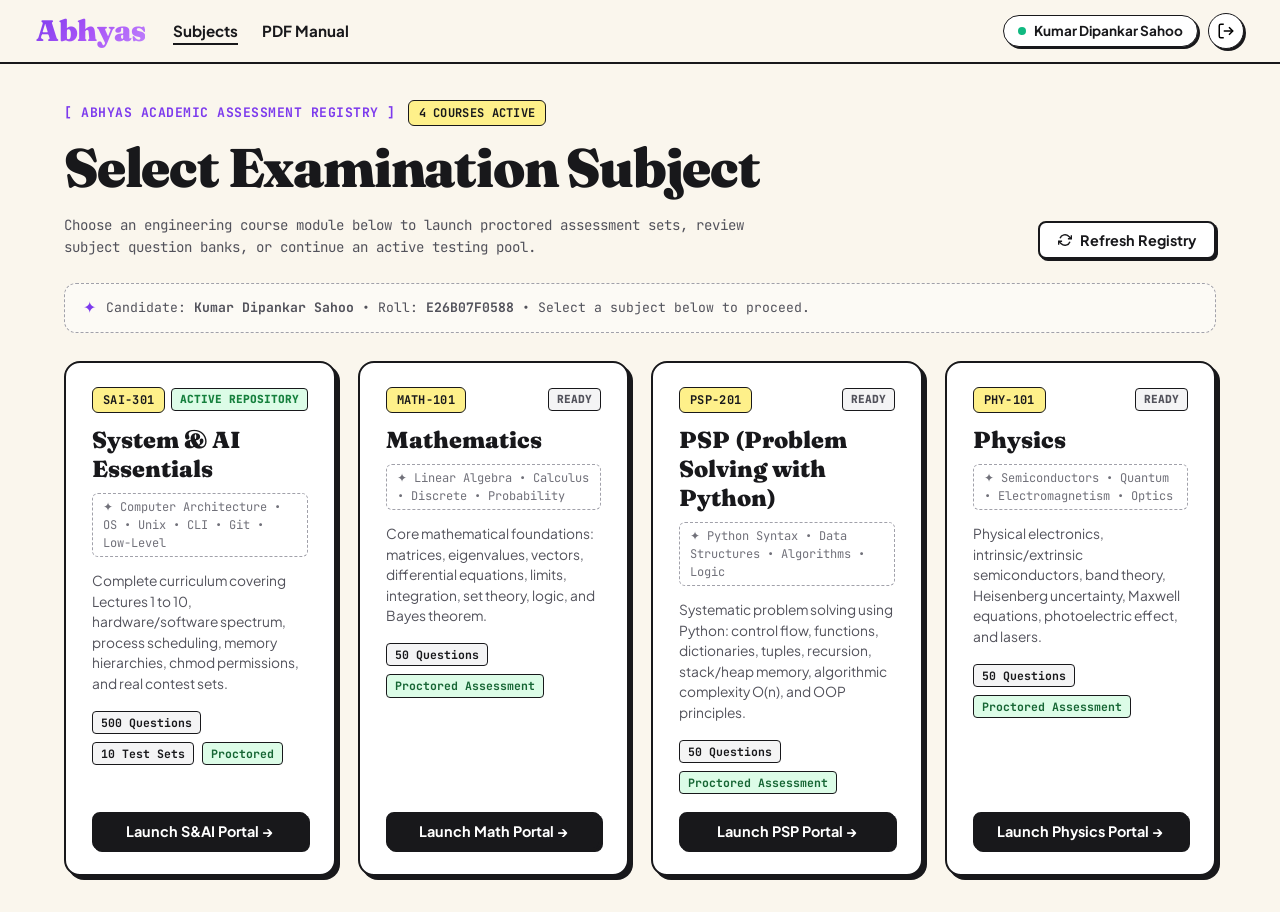
<file: index.html>
<!DOCTYPE html>
<html lang="en">
<head>
  <meta charset="UTF-8">
  <meta name="viewport" content="width=device-width, initial-scale=1.0">
  <title>Abhyas — Academic Assessment Platform</title>
  <link rel="preconnect" href="https://fonts.googleapis.com">
  <link rel="preconnect" href="https://fonts.gstatic.com" crossorigin>
  <link href="https://fonts.googleapis.com/css2?family=Fraunces:ital,opsz,wght@0,9..144,700;0,9..144,800;0,9..144,900;1,9..144,700&family=JetBrains+Mono:wght@400;500;600;700&family=Plus+Jakarta+Sans:wght@400;500;600;700;800&display=swap" rel="stylesheet">
  <link rel="stylesheet" href="styles.css?v=20261011_v4">
</head>
<body>

  <!-- TOP GLOBAL HEADER -->
  <header class="app-header">
    <div class="header-left">
      <div class="nirman-logo" onclick="showSubjectSelection()" title="Abhyas Assessment Portal">
        <span class="logo-text">Abhyas</span>
      </div>
      <nav class="nav-links" id="main-nav-links">
        <a href="#" class="nav-link active" id="nav-portal-btn" onclick="showSubjectSelection()">Subjects</a>
        <a href="#" class="nav-link" id="nav-change-subject" onclick="showSubjectSelection()" style="display: none;">Switch Subject</a>
        <a href="Systems_and_AI_Master_Guide_and_Contests.pdf" download class="nav-link" title="Download Master Study Guide (44 Pages)">PDF Manual</a>
      </nav>
    </div>

    <div class="header-center">
      <!-- Test Header Status (When in Test) -->
      <div class="test-header-bar hidden" id="test-header-status" style="display: none;">
        <div class="timer-badge" id="timer-pill">
          <svg class="icon icon-sm" viewBox="0 0 24 24" fill="none" stroke="currentColor" stroke-width="2.5"><circle cx="12" cy="12" r="10"></circle><polyline points="12 6 12 12 16 14"></polyline></svg>
          <span id="timer-display">45:00</span>
        </div>
        <div class="proctor-badge proctor-active" id="proctor-badge">
          <span class="pulse-dot"></span>
          <span id="proctor-status-text">PROCTORED</span>
        </div>
        <div class="violation-badge" id="violation-pill">
          Violations: <span id="violation-count">0</span>
        </div>
      </div>
    </div>

    <div class="header-right">
      <!-- Signed In State -->
      <div id="user-header-signedin" style="display: flex; align-items: center; gap: 10px;">
        <div class="user-profile-pill">
          <span class="user-online-dot"></span>
          <span class="user-name" id="header-user-name">Kumar Dipankar Sahoo</span>
        </div>
        <button class="icon-circle-btn" onclick="signOutUser()" title="Sign Out / Switch User">
          <svg class="icon" viewBox="0 0 24 24" fill="none" stroke="currentColor" stroke-width="2"><path d="M9 21H5a2 2 0 0 1-2-2V5a2 2 0 0 1 2-2h4"></path><polyline points="16 17 21 12 16 7"></polyline><line x1="21" y1="12" x2="9" y2="12"></line></svg>
        </button>
      </div>

      <!-- Signed Out State -->
      <div id="user-header-signedout" style="display: none;">
        <button class="btn btn-black btn-sm" onclick="showSignInScreen()">
          Sign In &rarr;
        </button>
      </div>
    </div>
  </header>

  <!-- MAIN CONTAINER -->
  <main class="app-main">

    <!-- 0. SIGN IN VIEW -->
    <section class="view-panel" id="signin-view" style="display: none;">
      <div class="signin-container">
        <div class="nirman-card signin-card">
          <div class="signin-top-badge">
            <span class="mono-bracket">[ CANDIDATE VERIFICATION ]</span>
            <span class="tag-pill yellow-pill">ABHYAS</span>
          </div>
          
          <h1 class="signin-title">Candidate Sign In</h1>
          <p class="signin-desc">
            Enter your credentials to access proctored assessments, subject registries, and exam progress.
          </p>

          <form id="signin-form" onsubmit="handleSignInSubmit(event)">
            <div class="form-group">
              <label class="form-label">STUDENT FULL NAME</label>
              <input type="text" id="input-student-name" class="nirman-input" placeholder="e.g. Kumar Dipankar Sahoo" value="Kumar Dipankar Sahoo" required>
            </div>

            <div class="form-group">
              <label class="form-label">CAMPUS ROLL NUMBER</label>
              <input type="text" id="input-roll-no" class="nirman-input" placeholder="e.g. E26B07F0588" value="E26B07F0588" required>
            </div>

            <div class="form-group">
              <label class="form-label">ACADEMIC EMAIL</label>
              <input type="email" id="input-email" class="nirman-input" placeholder="e.g. kumar.sahoo@student.edu" value="kumar.sahoo@student.edu" required>
            </div>

            <div class="signin-btn-row">
              <button type="submit" class="btn btn-black btn-block">
                Sign In to Portal &rarr;
              </button>
            </div>
          </form>

          <div class="signin-footer-note">
            <span class="sparkle-icon">&#10022;</span>
            <span>All assessment sessions are securely logged to candidate roll numbers.</span>
          </div>
        </div>
      </div>
    </section>

    <!-- 1. SUBJECT SELECTION VIEW -->
    <section class="view-panel" id="subjects-view">
      
      <!-- HERO HEADER -->
      <div class="nirman-hero">
        <div class="hero-top-tag">
          <span class="mono-bracket">[ ABHYAS ACADEMIC ASSESSMENT REGISTRY ]</span>
          <span class="tag-pill yellow-pill">4 COURSES ACTIVE</span>
        </div>
        
        <h1 class="page-title">Select Examination Subject</h1>
        
        <div class="hero-sub-flex">
          <p class="hero-desc">
            Choose an engineering course module below to launch proctored assessment sets, review subject question banks, or continue an active testing pool.
          </p>
          <div class="hero-actions">
            <button class="btn btn-outline" onclick="showSubjectSelection()">
              <svg class="icon icon-sm" viewBox="0 0 24 24" fill="none" stroke="currentColor" stroke-width="2.5"><polyline points="23 4 23 10 17 10"></polyline><polyline points="1 20 1 14 7 14"></polyline><path d="M3.51 9a9 9 0 0 1 14.85-3.36L23 10M1 14l4.64 4.36A9 9 0 0 0 20.49 15"></path></svg>
              Refresh Registry
            </button>
          </div>
        </div>
      </div>

      <!-- DASHED NOTICE BANNER -->
      <div class="dashed-notice-banner">
        <span class="sparkle-icon">&#10022;</span>
        <span>Candidate: <strong id="subject-candidate-name">Kumar Dipankar Sahoo</strong> &bull; Roll: <strong id="subject-candidate-roll">E26B07F0588</strong> &bull; Select a subject below to proceed.</span>
      </div>

      <!-- SUBJECT CARDS GRID (4 SUBJECTS: S&AI, MATH, PSP, PHYSICS) -->
      <div class="subjects-grid">
        
        <!-- S&AI CARD -->
        <div class="nirman-card subject-card" onclick="selectSubject('sai')">
          <div class="subject-card-top">
            <span class="tag-pill yellow-pill">SAI-301</span>
            <span class="badge-flag-active">ACTIVE REPOSITORY</span>
          </div>
          <h2 class="subject-title">System &amp; AI Essentials</h2>
          <div class="dashed-pill-box">
            &#10022; Computer Architecture &bull; OS &bull; Unix &bull; CLI &bull; Git &bull; Low-Level
          </div>
          <p class="subject-desc">
            Complete curriculum covering Lectures 1 to 10, hardware/software spectrum, process scheduling, memory hierarchies, chmod permissions, and real contest sets.
          </p>
          <div class="subject-meta-row">
            <span class="meta-tag">500 Questions</span>
            <span class="meta-tag">10 Test Sets</span>
            <span class="meta-tag color-green-bold">Proctored</span>
          </div>
          <button class="btn btn-black btn-block subject-btn">
            Launch S&amp;AI Portal &rarr;
          </button>
        </div>

        <!-- MATH CARD -->
        <div class="nirman-card subject-card" onclick="selectSubject('maths')">
          <div class="subject-card-top">
            <span class="tag-pill yellow-pill">MATH-101</span>
            <span class="badge-flag-ready">READY</span>
          </div>
          <h2 class="subject-title">Mathematics</h2>
          <div class="dashed-pill-box">
            &#10022; Linear Algebra &bull; Calculus &bull; Discrete &bull; Probability
          </div>
          <p class="subject-desc">
            Core mathematical foundations: matrices, eigenvalues, vectors, differential equations, limits, integration, set theory, logic, and Bayes theorem.
          </p>
          <div class="subject-meta-row">
            <span class="meta-tag">50 Questions</span>
            <span class="meta-tag color-green-bold">Proctored Assessment</span>
          </div>
          <button class="btn btn-black btn-block subject-btn">
            Launch Math Portal &rarr;
          </button>
        </div>

        <!-- PSP (PROBLEM SOLVING WITH PYTHON) CARD -->
        <div class="nirman-card subject-card" onclick="selectSubject('psp')">
          <div class="subject-card-top">
            <span class="tag-pill yellow-pill">PSP-201</span>
            <span class="badge-flag-ready">READY</span>
          </div>
          <h2 class="subject-title">PSP (Problem Solving with Python)</h2>
          <div class="dashed-pill-box">
            &#10022; Python Syntax &bull; Data Structures &bull; Algorithms &bull; Logic
          </div>
          <p class="subject-desc">
            Systematic problem solving using Python: control flow, functions, dictionaries, tuples, recursion, stack/heap memory, algorithmic complexity O(n), and OOP principles.
          </p>
          <div class="subject-meta-row">
            <span class="meta-tag">50 Questions</span>
            <span class="meta-tag color-green-bold">Proctored Assessment</span>
          </div>
          <button class="btn btn-black btn-block subject-btn">
            Launch PSP Portal &rarr;
          </button>
        </div>

        <!-- PHYSICS CARD -->
        <div class="nirman-card subject-card" onclick="selectSubject('physics')">
          <div class="subject-card-top">
            <span class="tag-pill yellow-pill">PHY-101</span>
            <span class="badge-flag-ready">READY</span>
          </div>
          <h2 class="subject-title">Physics</h2>
          <div class="dashed-pill-box">
            &#10022; Semiconductors &bull; Quantum &bull; Electromagnetism &bull; Optics
          </div>
          <p class="subject-desc">
            Physical electronics, intrinsic/extrinsic semiconductors, band theory, Heisenberg uncertainty, Maxwell equations, photoelectric effect, and lasers.
          </p>
          <div class="subject-meta-row">
            <span class="meta-tag">50 Questions</span>
            <span class="meta-tag color-green-bold">Proctored Assessment</span>
          </div>
          <button class="btn btn-black btn-block subject-btn">
            Launch Physics Portal &rarr;
          </button>
        </div>

      </div>

    </section>

    <!-- 2. SUBJECT SPECIFIC DASHBOARD VIEW -->
    <section class="view-panel" id="dashboard-view" style="display: none;">
      
      <!-- HERO HEADER -->
      <div class="nirman-hero">
        <div class="hero-top-tag">
          <span class="mono-bracket" id="dash-subject-bracket">[ SYSTEM &amp; AI ESSENTIALS REGISTRY ]</span>
          <span class="tag-pill yellow-pill" id="dash-subject-code-tag">500 QUESTION BANK</span>
        </div>
        
        <h1 class="page-title" id="dash-subject-title">Candidate Assessment Hub</h1>
        
        <div class="hero-sub-flex">
          <p class="hero-desc" id="dash-subject-desc">
            Tests are deployed in sequential blocks of <strong>50 questions</strong>. Uncompleted questions are stored in the pool for subsequent test rounds.
          </p>
          <div class="hero-actions">
            <button class="btn btn-outline" onclick="showSubjectSelection()">
              &larr; All Subjects
            </button>
            <button class="btn btn-black" onclick="openStartTestModal()">
              Start Test (50 Qs) &rarr;
            </button>
          </div>
        </div>
      </div>

      <!-- DASHED NOTICE BANNER -->
      <div class="dashed-notice-banner">
        <span class="sparkle-icon">&#10022;</span>
        <span>Proctored evaluation phase: Real-time webcam proctoring, fullscreen enforcement, and tab-focus detection are active.</span>
      </div>

      <!-- 4 NIRMAN STAT CARDS -->
      <div class="stats-row">
        <div class="nirman-stat-card">
          <div class="stat-label">TOTAL QUESTION BANK</div>
          <div class="stat-number" id="stat-total-qs">500</div>
        </div>
        <div class="nirman-stat-card">
          <div class="stat-label">QUESTIONS ATTEMPTED</div>
          <div class="stat-number color-green" id="stat-completed-qs">0</div>
        </div>
        <div class="nirman-stat-card">
          <div class="stat-label">PENDING POOL QUESTIONS</div>
          <div class="stat-number color-purple" id="stat-remaining-qs">500</div>
        </div>
        <div class="nirman-stat-card">
          <div class="stat-label">TOTAL XP COINS EARNED</div>
          <div class="stat-number color-orange" id="stat-xp">0</div>
        </div>
      </div>

      <!-- FILTER AND SEARCH BAR -->
      <div class="filter-search-container">
        <div class="filter-pills-row">
          <button class="filter-pill active" id="filter-btn-all" onclick="setDashboardFilter('all')">All Sets</button>
          <button class="filter-pill" id="filter-btn-completed" onclick="setDashboardFilter('completed')">Completed</button>
          <button class="filter-pill" id="filter-btn-pending" onclick="setDashboardFilter('pending')">Pending</button>
        </div>

        <div class="search-wrap">
          <div class="search-input-box">
            <svg class="search-icon" viewBox="0 0 24 24" fill="none" stroke="currentColor" stroke-width="2.5"><circle cx="11" cy="11" r="8"></circle><line x1="21" y1="21" x2="16.65" y2="16.65"></line></svg>
            <input type="text" id="test-search-input" placeholder="Search test set..." oninput="filterBatchGrid()">
          </div>
        </div>
      </div>

      <!-- TEST CARDS FEED -->
      <div class="tests-feed" id="tests-batch-grid">
        <!-- Rendered dynamically -->
      </div>

    </section>

    <!-- 3. PROCTORED TEST VIEW -->
    <section class="view-panel" id="test-view" style="display: none;">
      <div class="test-layout">
        
        <!-- LEFT: QUESTION AREA -->
        <div class="test-content">
          <div class="nirman-card test-question-card">
            
            <div class="question-header-row">
              <div class="tags-cluster">
                <span class="tag-pill yellow-pill" id="current-q-code">TEST-Q01</span>
                <span class="q-title-bold" id="current-q-pill">Question 1 of 50</span>
                <span class="tag-pill neutral-pill" id="current-q-module">Hardware &amp; Storage</span>
              </div>
              <button class="btn btn-sm btn-outline" id="flag-btn" onclick="toggleReviewFlag()">
                <span id="flag-btn-text">&#9873; Mark for Review</span>
              </button>
            </div>

            <div class="question-body">
              <h2 class="question-prompt" id="question-text">Loading question text...</h2>
            </div>

            <div class="options-container" id="options-list">
              <!-- Rendered dynamically -->
            </div>

            <div class="test-footer-nav">
              <div class="nav-left">
                <button class="btn btn-outline" id="prev-btn" onclick="navigateQuestion(-1)">
                  &larr; Previous
                </button>
                <button class="btn btn-ghost" onclick="clearCurrentSelection()">
                  Clear Choice
                </button>
              </div>

              <div class="nav-right">
                <button class="btn btn-outline" id="next-btn" onclick="navigateQuestion(1)">
                  Next &rarr;
                </button>
                <button class="btn btn-black" id="submit-test-btn" onclick="confirmSubmitTest()">
                  Submit Test &rarr;
                </button>
              </div>
            </div>

          </div>
        </div>

        <!-- RIGHT: PROCTORING & PALETTE SIDEBAR -->
        <aside class="test-sidebar">
          
          <!-- LIVE CAMERA PROCTOR WIDGET -->
          <div class="nirman-card proctor-card">
            <div class="sidebar-card-header">
              <div class="cam-live-indicator">
                <span class="pulse-dot"></span>
                <span class="cam-title">CANDIDATE PROCTOR</span>
              </div>
              <span class="tag-pill yellow-pill" id="cam-status-label">ACTIVE</span>
            </div>
            
            <div class="camera-stream-wrapper" style="position: relative; width: 100%; height: 190px; background: #18181b; overflow: hidden; border-radius: 10px; display: block;">
              <video id="webcam-video" autoplay playsinline muted style="position: absolute; top: 0; left: 0; width: 100%; height: 100%; object-fit: cover; transform: scaleX(-1); z-index: 1; display: none;"></video>
              <div class="cam-overlay-guide" style="position: absolute; top: 0; left: 0; width: 100%; height: 100%; display: flex; align-items: center; justify-content: center; pointer-events: none; z-index: 3;">
                <div class="face-target-box"></div>
              </div>
              <div class="cam-offline-placeholder" id="cam-fallback" style="position: absolute; top: 0; left: 0; width: 100%; height: 100%; z-index: 4; display: flex;">
                <div class="avatar-icon">&#128100;</div>
                <span class="mono-label">PROCTORING MONITOR</span>
                <button class="btn btn-xs btn-outline" onclick="initCameraStream()">Enable Camera</button>
              </div>
            </div>
            
            <div class="proctor-rule-box">
              <span class="mono-small">&#10022; Strict Anti-Cheat: Tab switching &amp; blur events trigger penalty strikes.</span>
            </div>
          </div>

          <!-- QUESTION PALETTE -->
          <div class="nirman-card palette-card">
            <div class="sidebar-card-header">
              <span class="mono-bold">QUESTION PALETTE</span>
              <span class="tag-pill neutral-pill" id="palette-summary">0 / 50</span>
            </div>

            <div class="palette-legend">
              <div class="legend-item"><span class="legend-box box-answered"></span> Answered</div>
              <div class="legend-item"><span class="legend-box box-flagged"></span> Marked</div>
              <div class="legend-item"><span class="legend-box box-visited"></span> Visited</div>
              <div class="legend-item"><span class="legend-box box-unvisited"></span> Empty</div>
            </div>

            <div class="palette-grid" id="palette-grid">
              <!-- Rendered 1 to 50 -->
            </div>
          </div>

        </aside>

      </div>
    </section>

    <!-- 4. TEST RESULT & REVIEW VIEW -->
    <section class="view-panel" id="result-view" style="display: none;">
      
      <div class="nirman-card result-summary-card">
        <div class="result-top-badge">
          <span class="mono-bracket">[ ASSESSMENT RESULT REPORT ]</span>
          <span class="tag-pill yellow-pill" id="result-status-tag">SUBMISSION EVALUATED</span>
        </div>
        
        <div class="result-hero-row">
          <div class="score-display-box">
            <div class="score-big-num" id="score-percentage">0%</div>
            <div class="score-sub-label" id="score-fraction">0 / 50 Correct</div>
          </div>

          <div class="result-meta-block">
            <h2 class="result-heading" id="result-verdict">Test Completed!</h2>
            <p class="result-desc" id="result-message">Evaluation complete. Review your performance breakdown below.</p>
            
            <div class="stats-mini-grid">
              <div class="mini-stat-box">
                <span class="mini-val color-green" id="res-correct">0</span>
                <span class="mini-lbl">CORRECT</span>
              </div>
              <div class="mini-stat-box">
                <span class="mini-val color-red" id="res-incorrect">0</span>
                <span class="mini-lbl">INCORRECT</span>
              </div>
              <div class="mini-stat-box">
                <span class="mini-val" id="res-skipped">0</span>
                <span class="mini-lbl">SKIPPED</span>
              </div>
              <div class="mini-stat-box">
                <span class="mini-val color-orange" id="res-xp">+0</span>
                <span class="mini-lbl">XP COINS</span>
              </div>
              <div class="mini-stat-box">
                <span class="mini-val color-purple" id="res-violations">0</span>
                <span class="mini-lbl">VIOLATIONS</span>
              </div>
            </div>
          </div>
        </div>

        <div class="result-cta-row">
          <button class="btn btn-yellow" onclick="startNextUnseenBatch()">
            Take Next Test (Next 50 Qs) &rarr;
          </button>
          <button class="btn btn-outline" onclick="showDashboard()">
            Return to Subject Portal
          </button>
          <button class="btn btn-black" onclick="showSubjectSelection()">
            Switch Subject &rarr;
          </button>
        </div>
      </div>

      <!-- DETAILED REVIEW SECTION -->
      <div class="nirman-card review-container-card">
        <div class="review-header-flex">
          <h3 class="review-title">Detailed Question Analysis</h3>
          <div class="filter-pills-row">
            <button class="filter-pill active" data-filter="all" onclick="filterReview('all')">All (50)</button>
            <button class="filter-pill" data-filter="incorrect" onclick="filterReview('incorrect')">Incorrect</button>
            <button class="filter-pill" data-filter="correct" onclick="filterReview('correct')">Correct</button>
            <button class="filter-pill" data-filter="marked" onclick="filterReview('marked')">Marked</button>
          </div>
        </div>

        <div class="review-items-feed" id="review-list">
          <!-- Rendered dynamically -->
        </div>
      </div>

    </section>

  </main>

  <!-- PROCTORING VIOLATION WARNING MODAL -->
  <div class="modal-backdrop" id="violation-modal" style="display: none;">
    <div class="modal-box nirman-modal violation-box">
      <div class="modal-icon-alert">&#9888;</div>
      <h3 class="modal-title">Security Violation Detected</h3>
      <p id="violation-modal-msg">A tab switch or window focus loss was registered. Assessment integrity requires staying on this tab.</p>
      <div class="violation-tally-box">
        Warning <span id="modal-violation-count">1</span> of 3 Recorded
      </div>
      <button class="btn btn-black btn-block" id="violation-dismiss-btn" onclick="dismissViolationModal()">
        I Understand &mdash; Return to Assessment
      </button>
    </div>
  </div>

  <!-- START TEST CONFIRMATION MODAL -->
  <div class="modal-backdrop" id="start-modal" style="display: none;">
    <div class="modal-box nirman-modal">
      <div class="modal-tag-row">
        <span class="mono-bracket">[ READY TO LAUNCH ]</span>
        <span class="tag-pill yellow-pill">PROCTORED</span>
      </div>
      <h3 class="modal-title" id="modal-batch-name">Begin Practice Test</h3>
      <p class="modal-desc">This test consists of 50 high-yield questions. Real-time camera &amp; screen focus monitoring will be active.</p>
      
      <div class="checklist-container">
        <label class="check-row">
          <input type="checkbox" id="check-camera" checked>
          <span>Enable Web Camera proctoring stream</span>
        </label>
        <label class="check-row">
          <input type="checkbox" id="check-fullscreen" checked>
          <span>Lock Fullscreen mode (prevents accidental tab switches)</span>
        </label>
      </div>

      <div class="modal-btn-row">
        <button class="btn btn-outline" onclick="closeStartModal()">Cancel</button>
        <button class="btn btn-black" onclick="confirmLaunchTest()">Launch Test Now &rarr;</button>
      </div>
    </div>
  </div>

  <!-- SUBMIT TEST CONFIRMATION MODAL -->
  <div class="modal-backdrop" id="submit-modal" style="display: none;">
    <div class="modal-box nirman-modal">
      <h3 class="modal-title">Confirm Final Submission?</h3>
      <p class="modal-desc" id="submit-summary-text">You have answered 42 of 50 questions.</p>
      <div class="modal-btn-row">
        <button class="btn btn-outline" onclick="closeSubmitModal()">Resume Test</button>
        <button class="btn btn-black" onclick="executeSubmitTest()">Submit &amp; View Results &rarr;</button>
      </div>
    </div>
  </div>

  <!-- SCRIPTS -->
  <script src="questions.js"></script>
  <script src="app.js"></script>
</body>
</html>
</file>
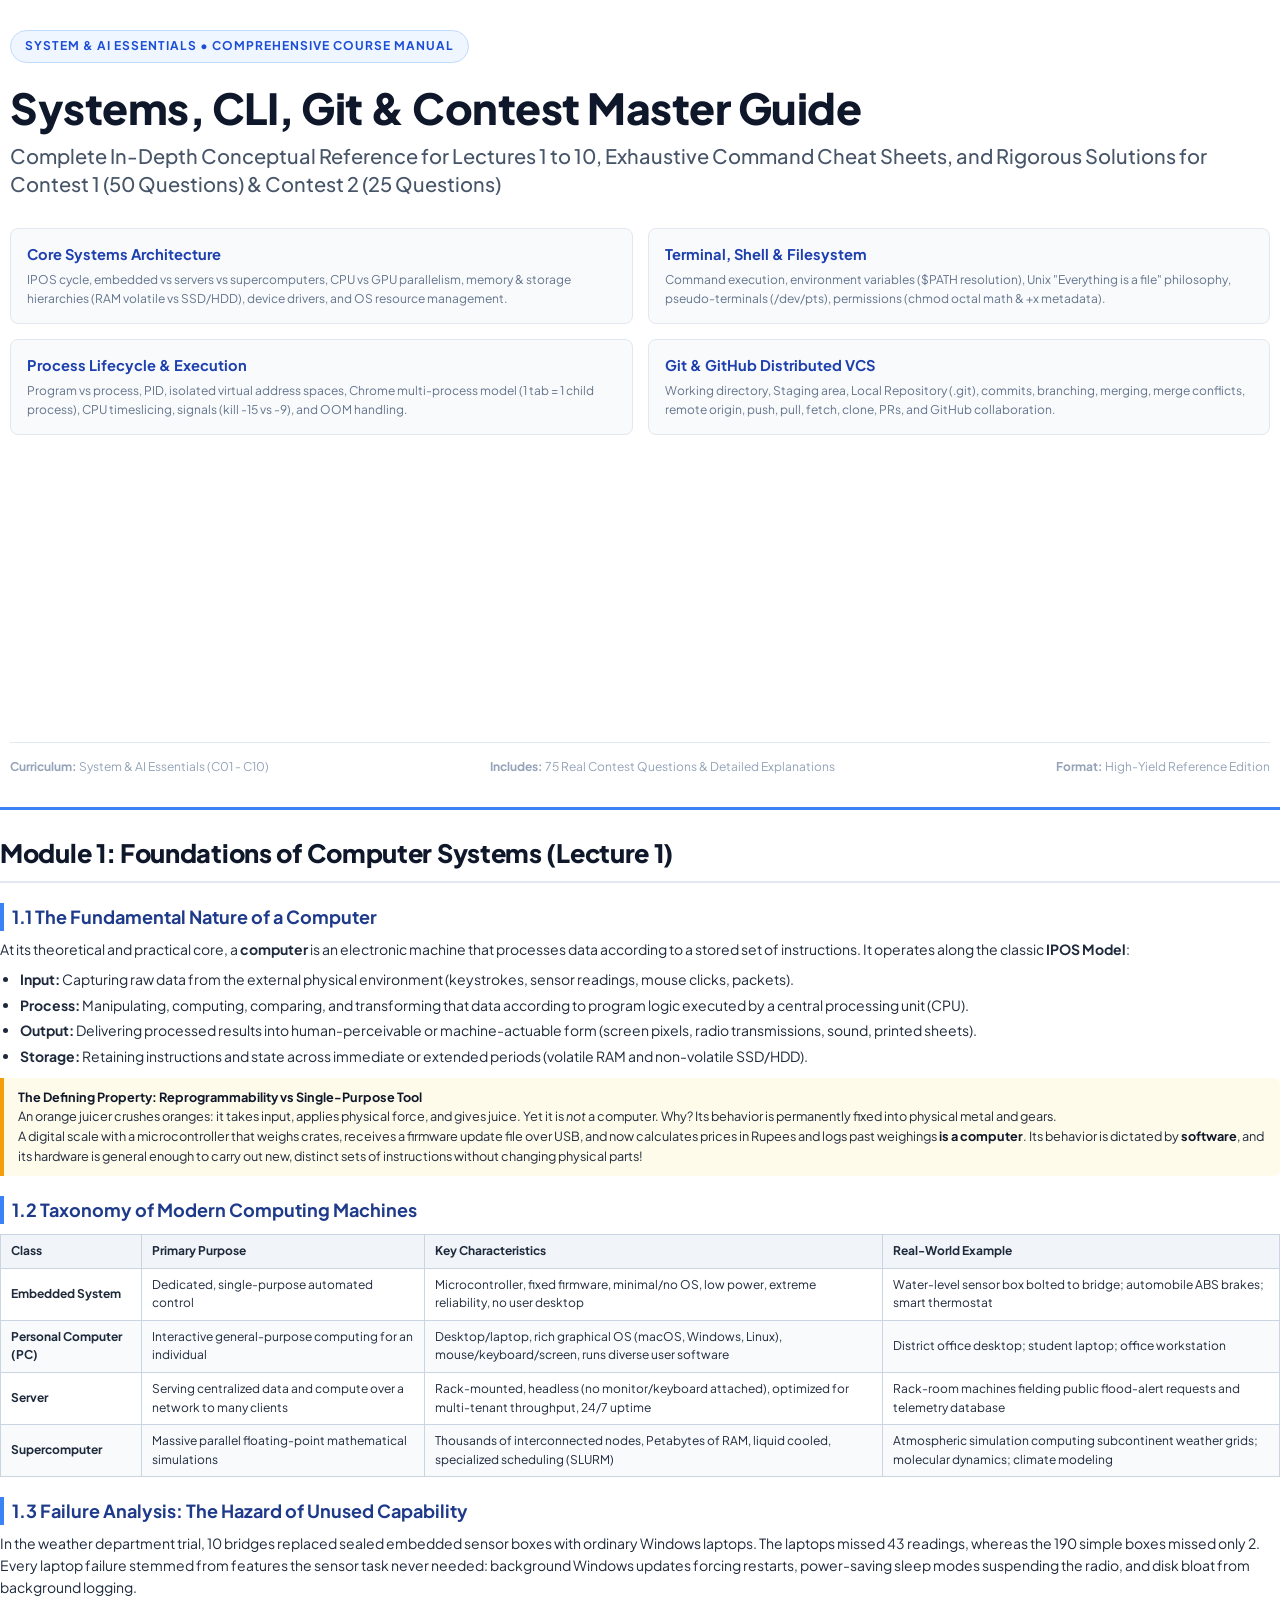
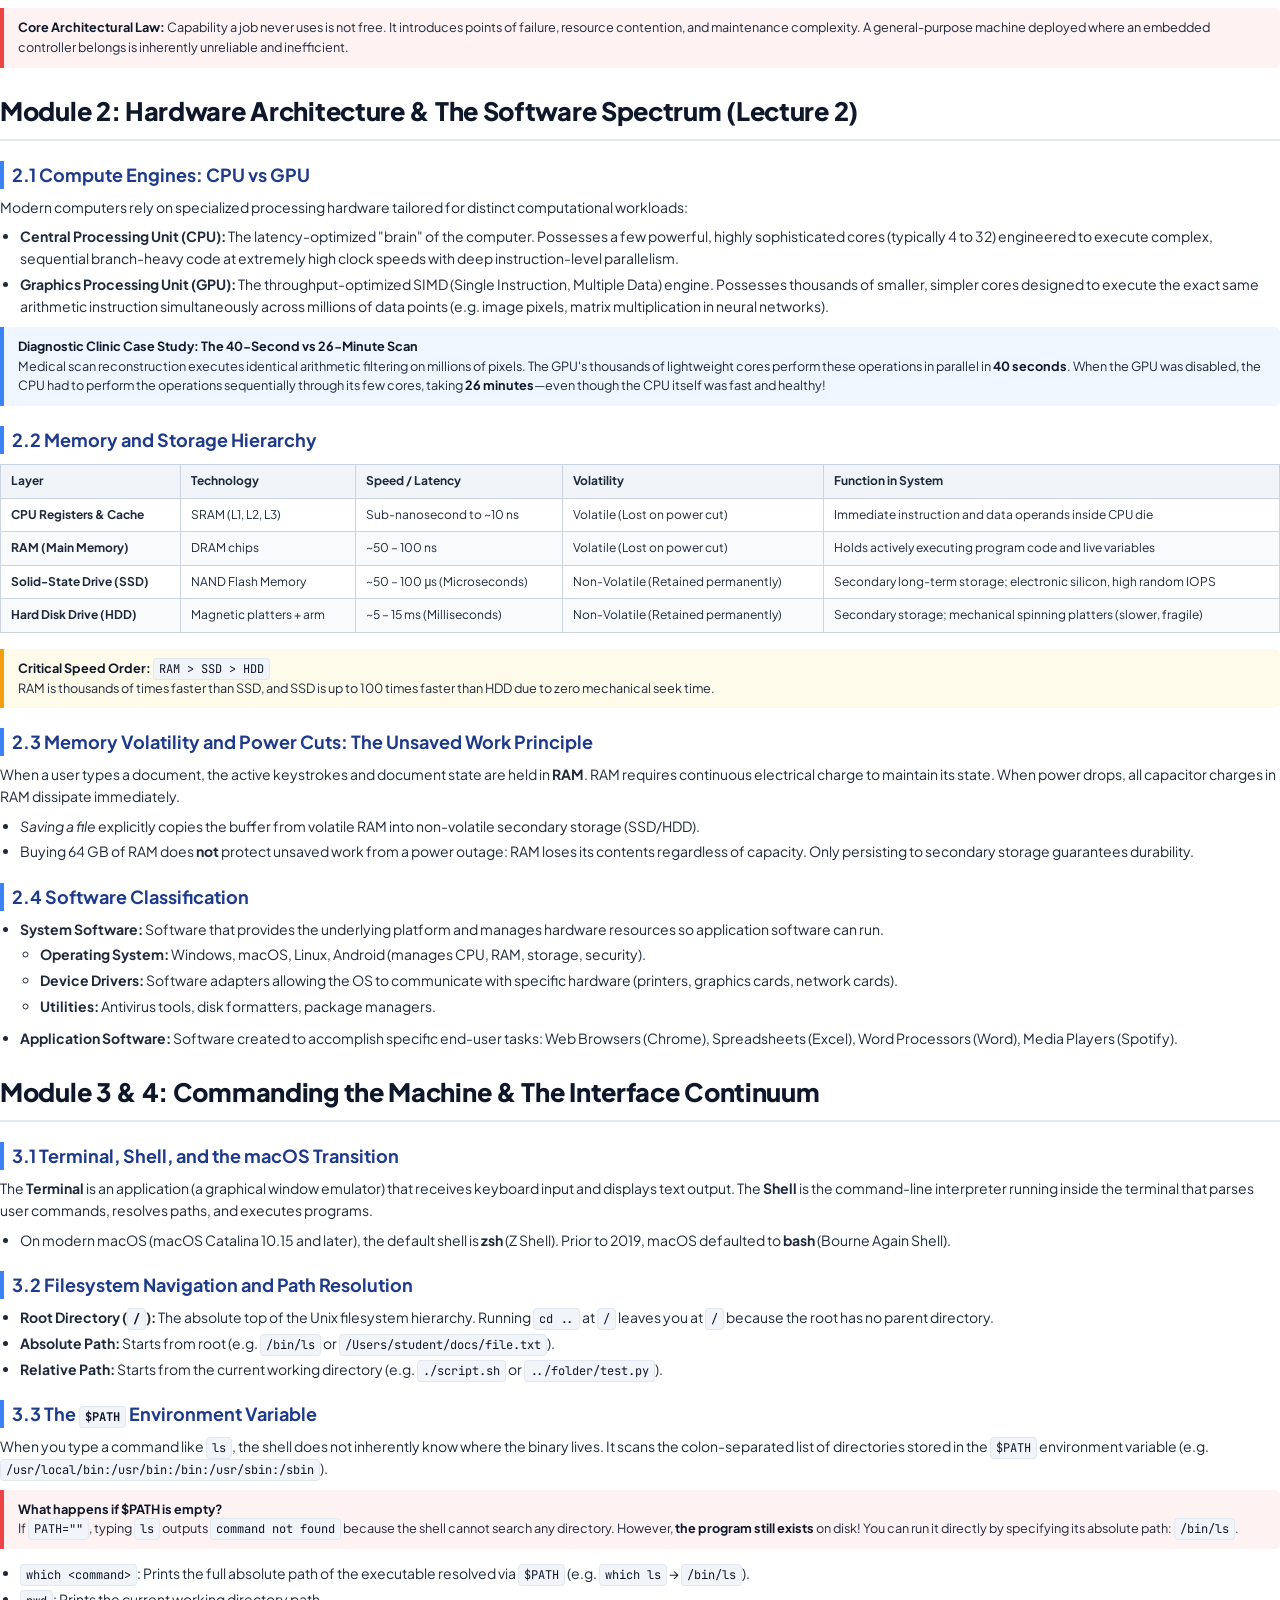
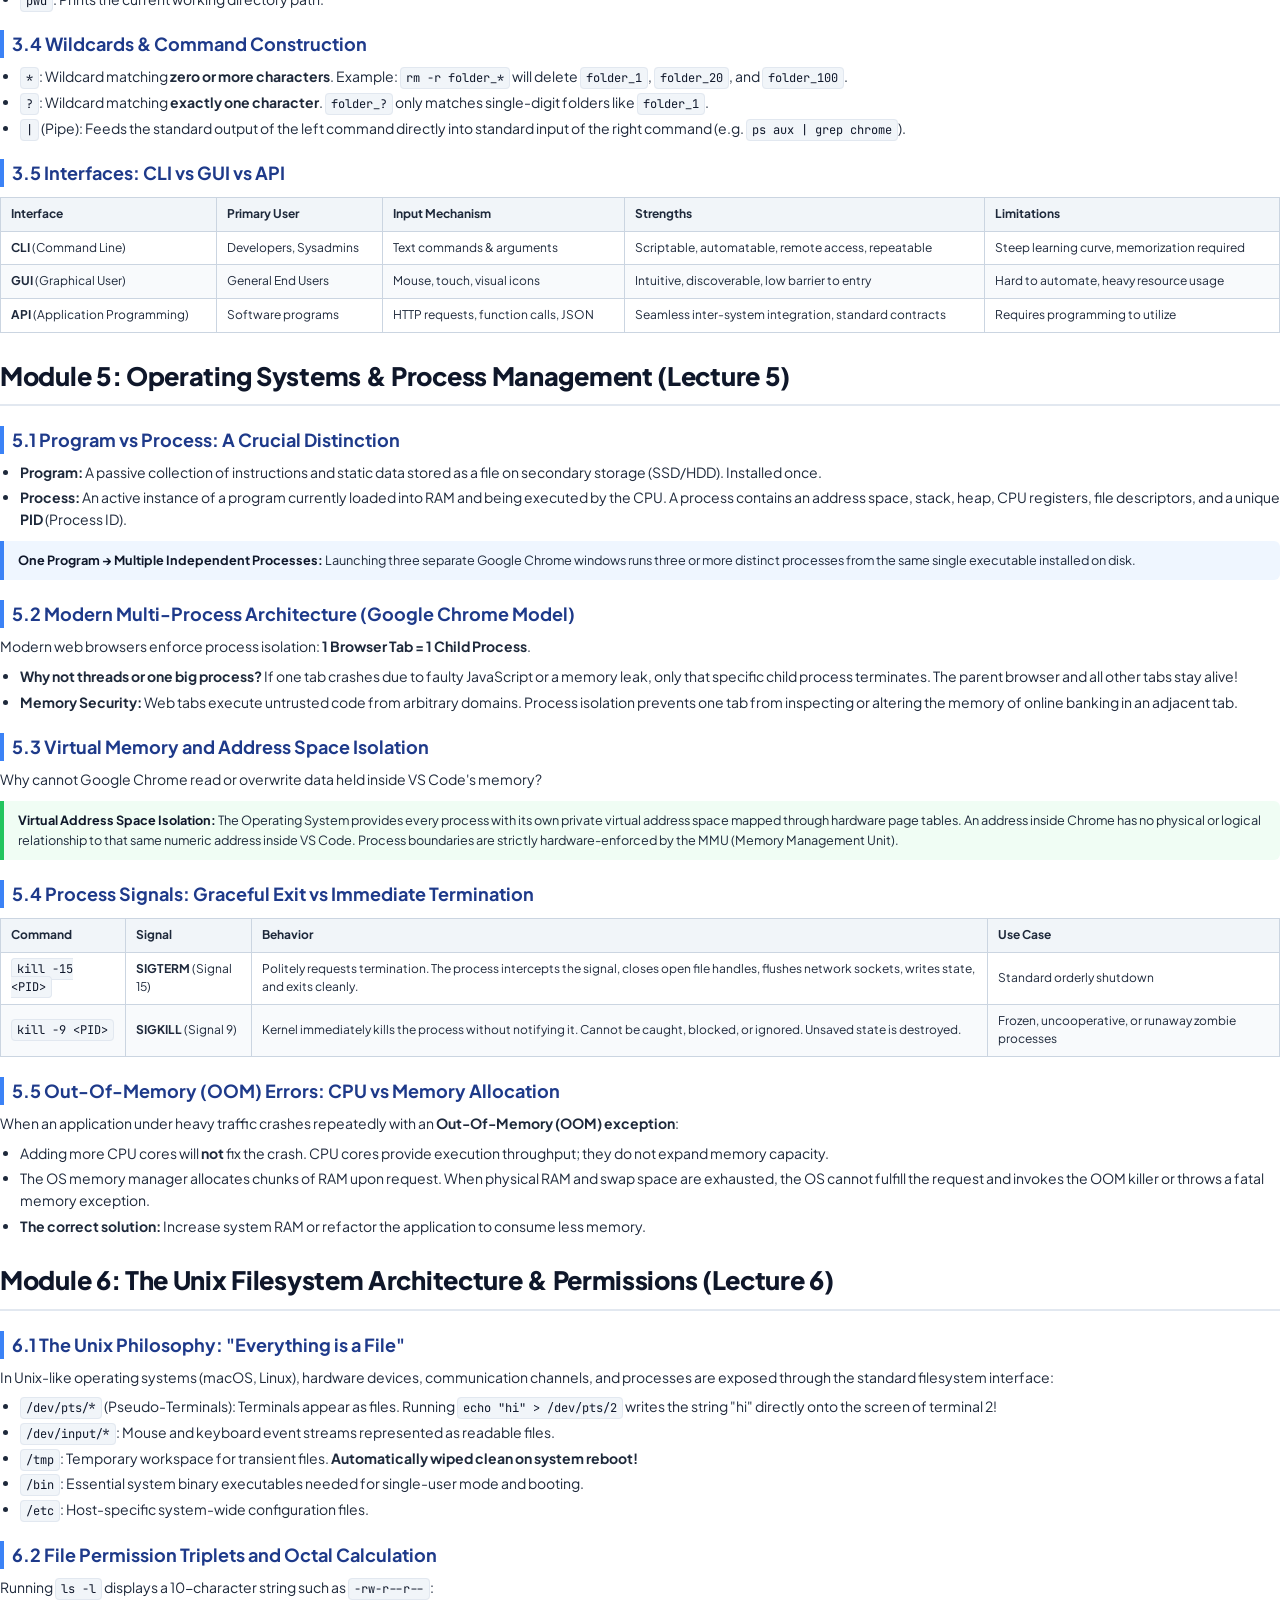
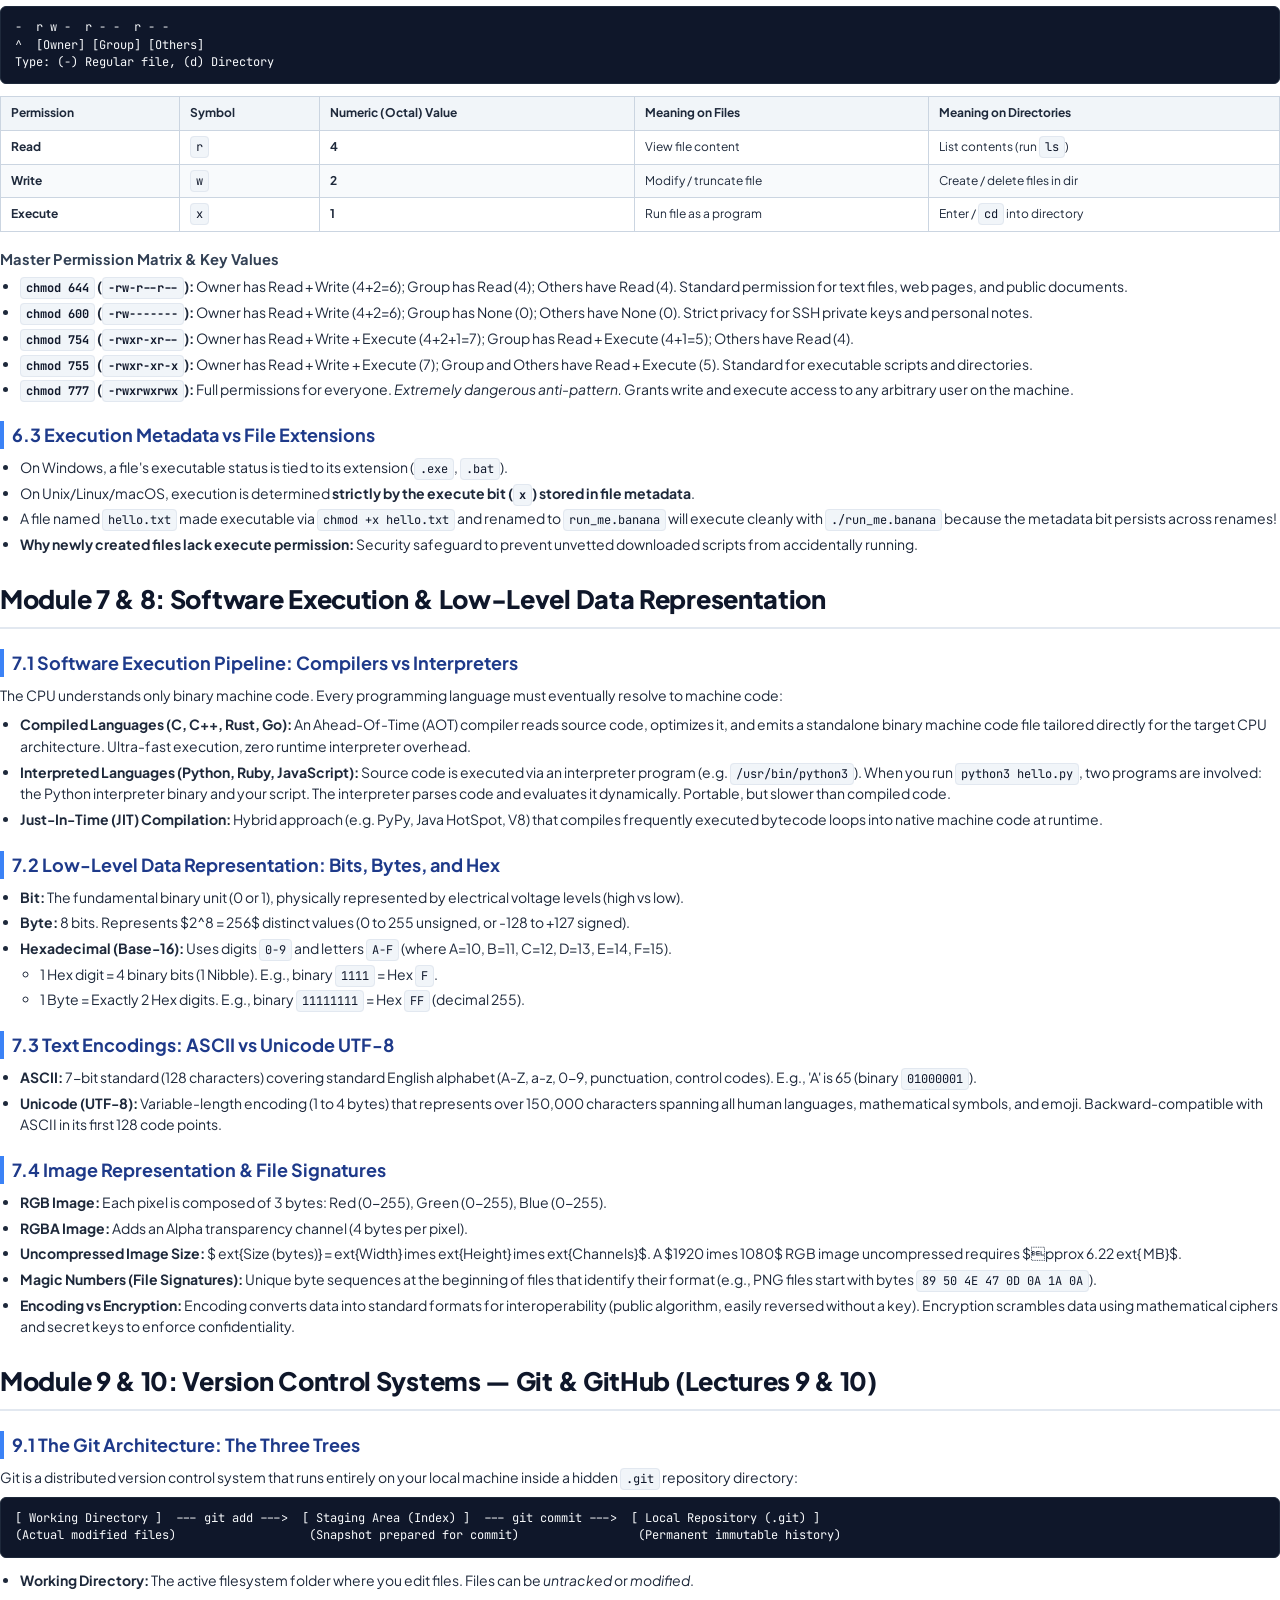
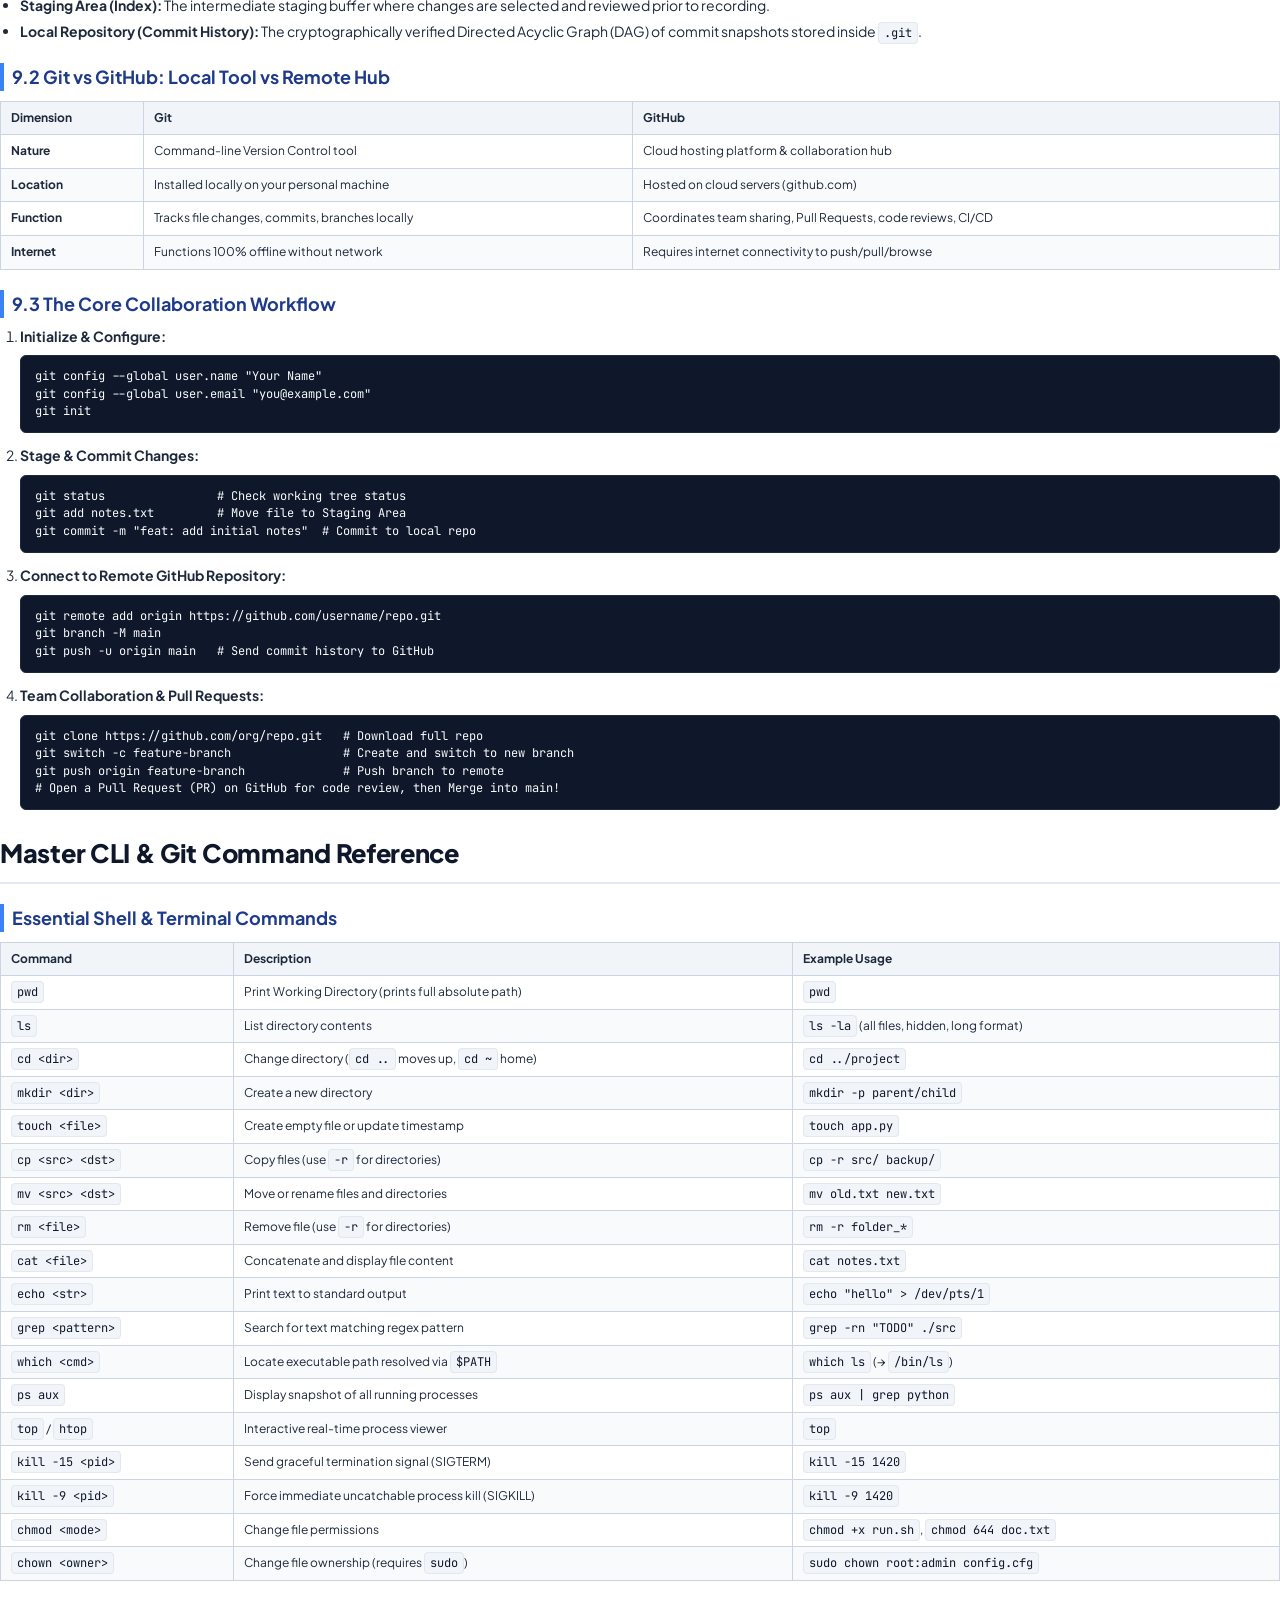
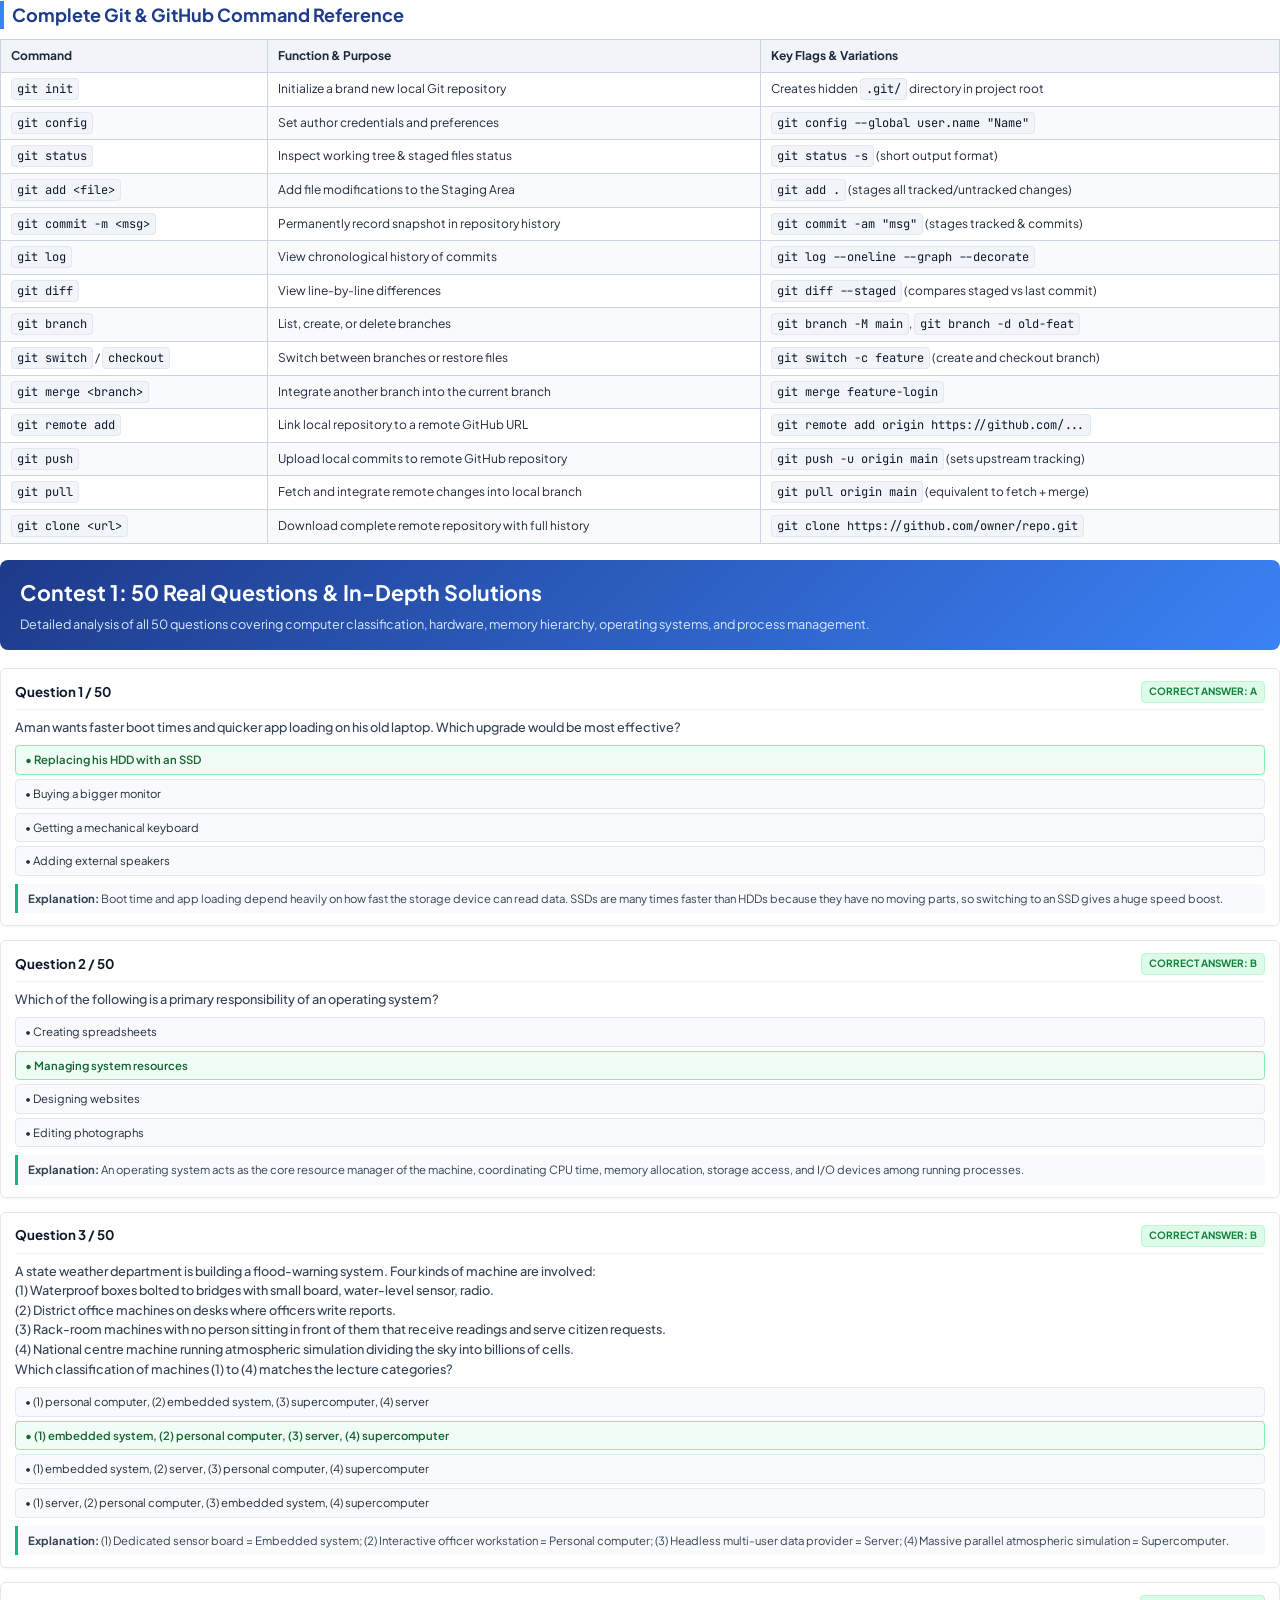
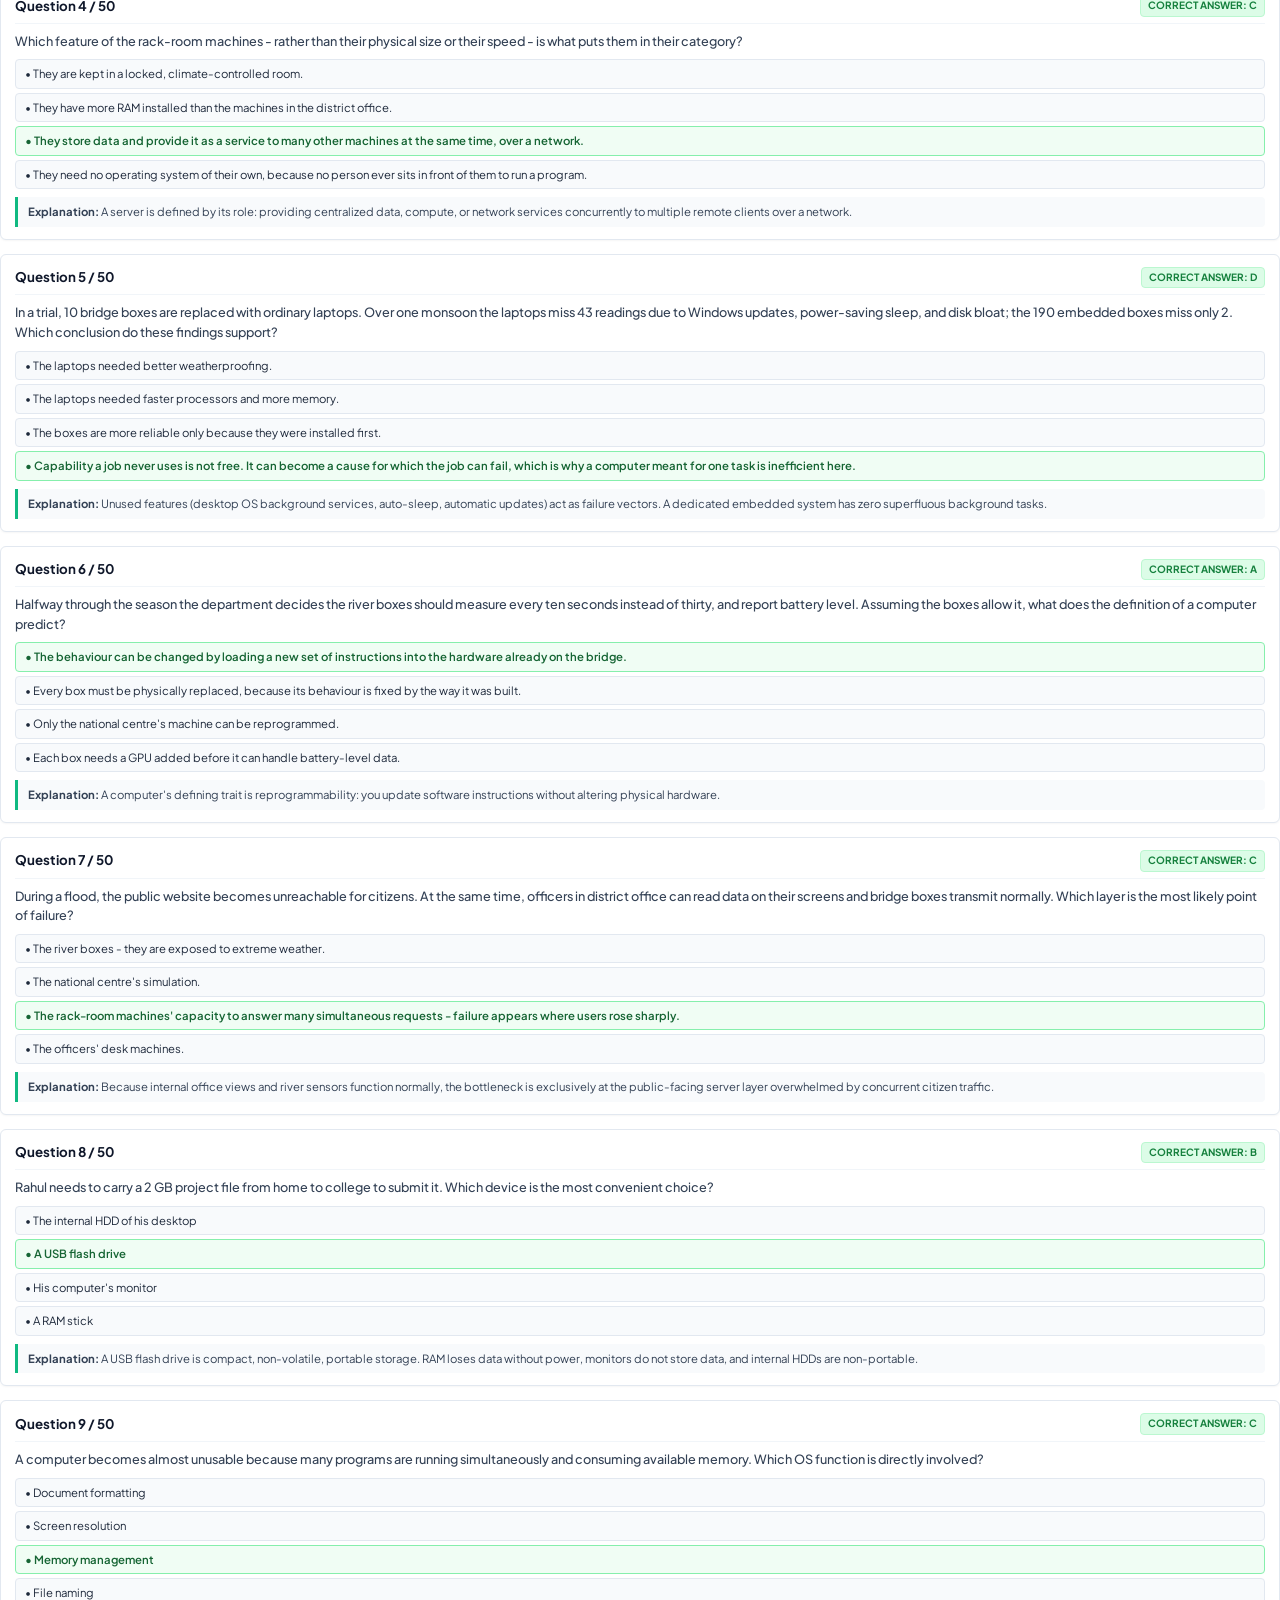
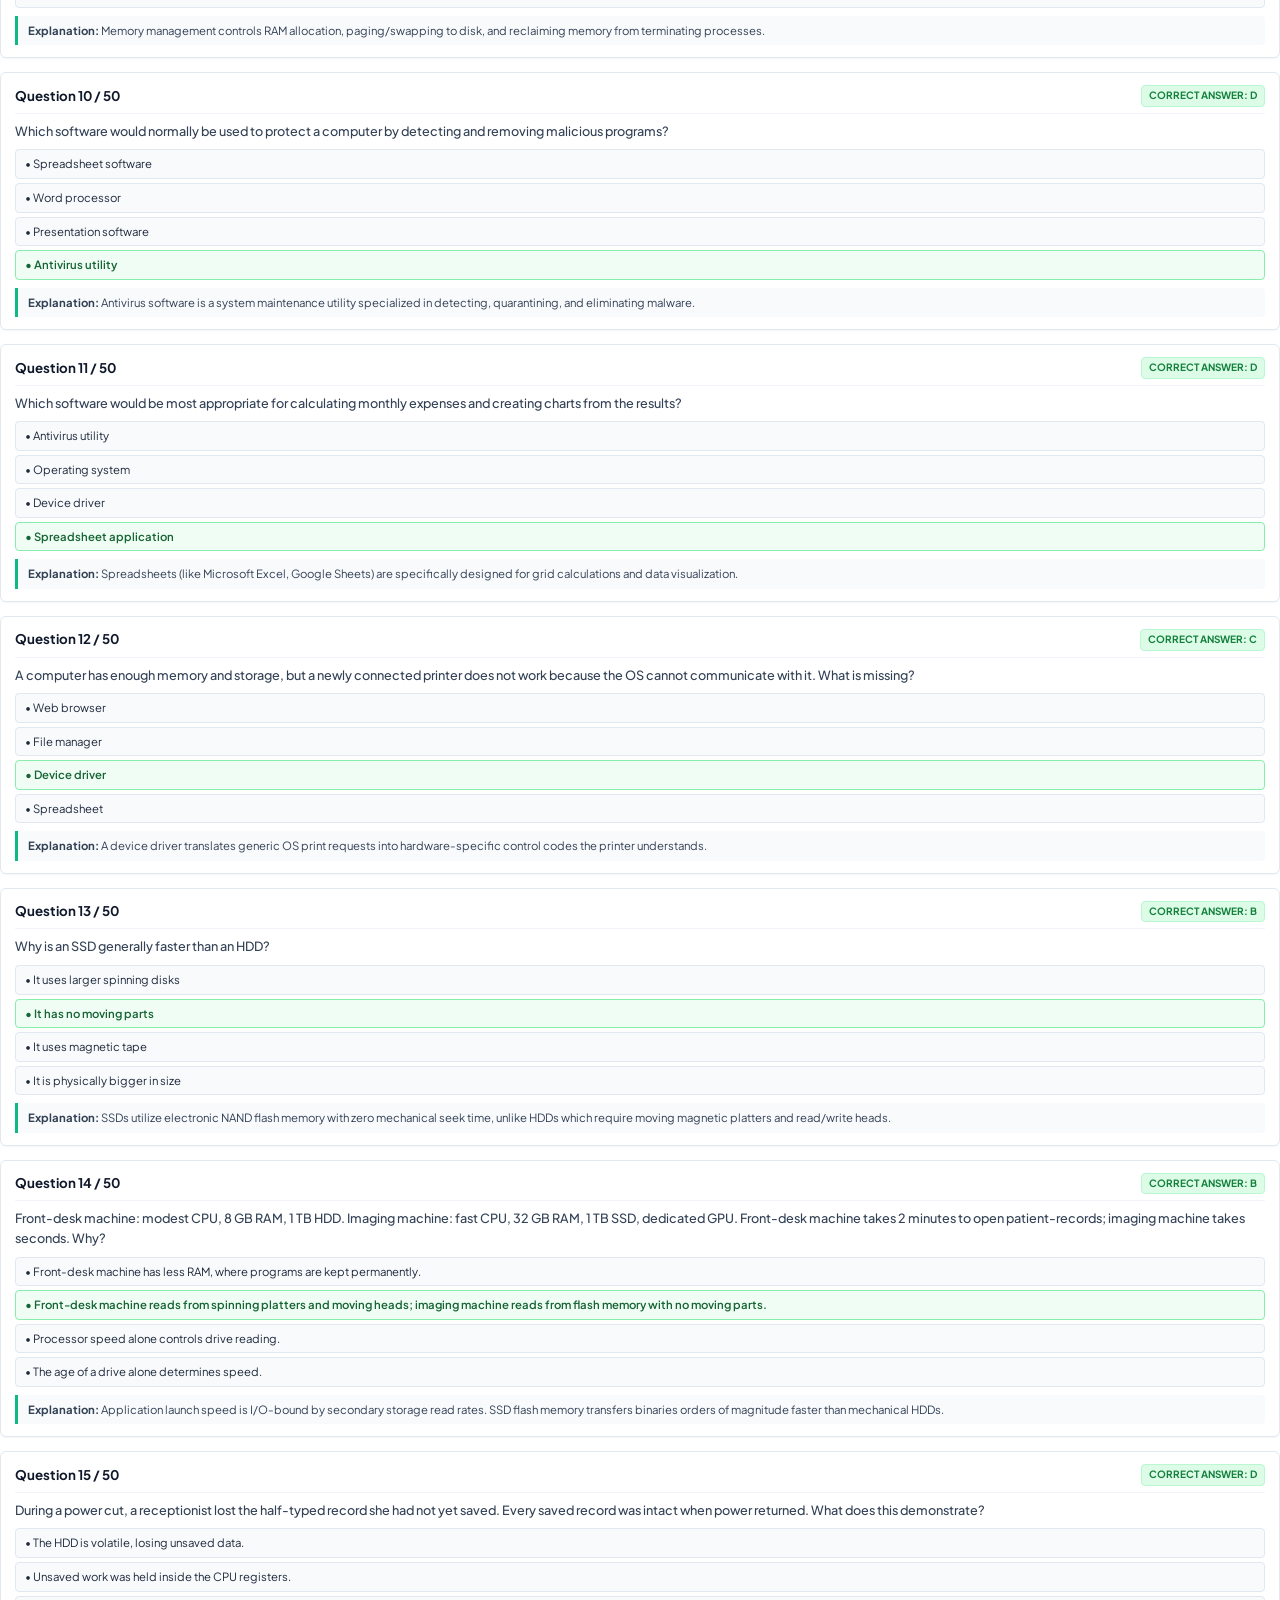
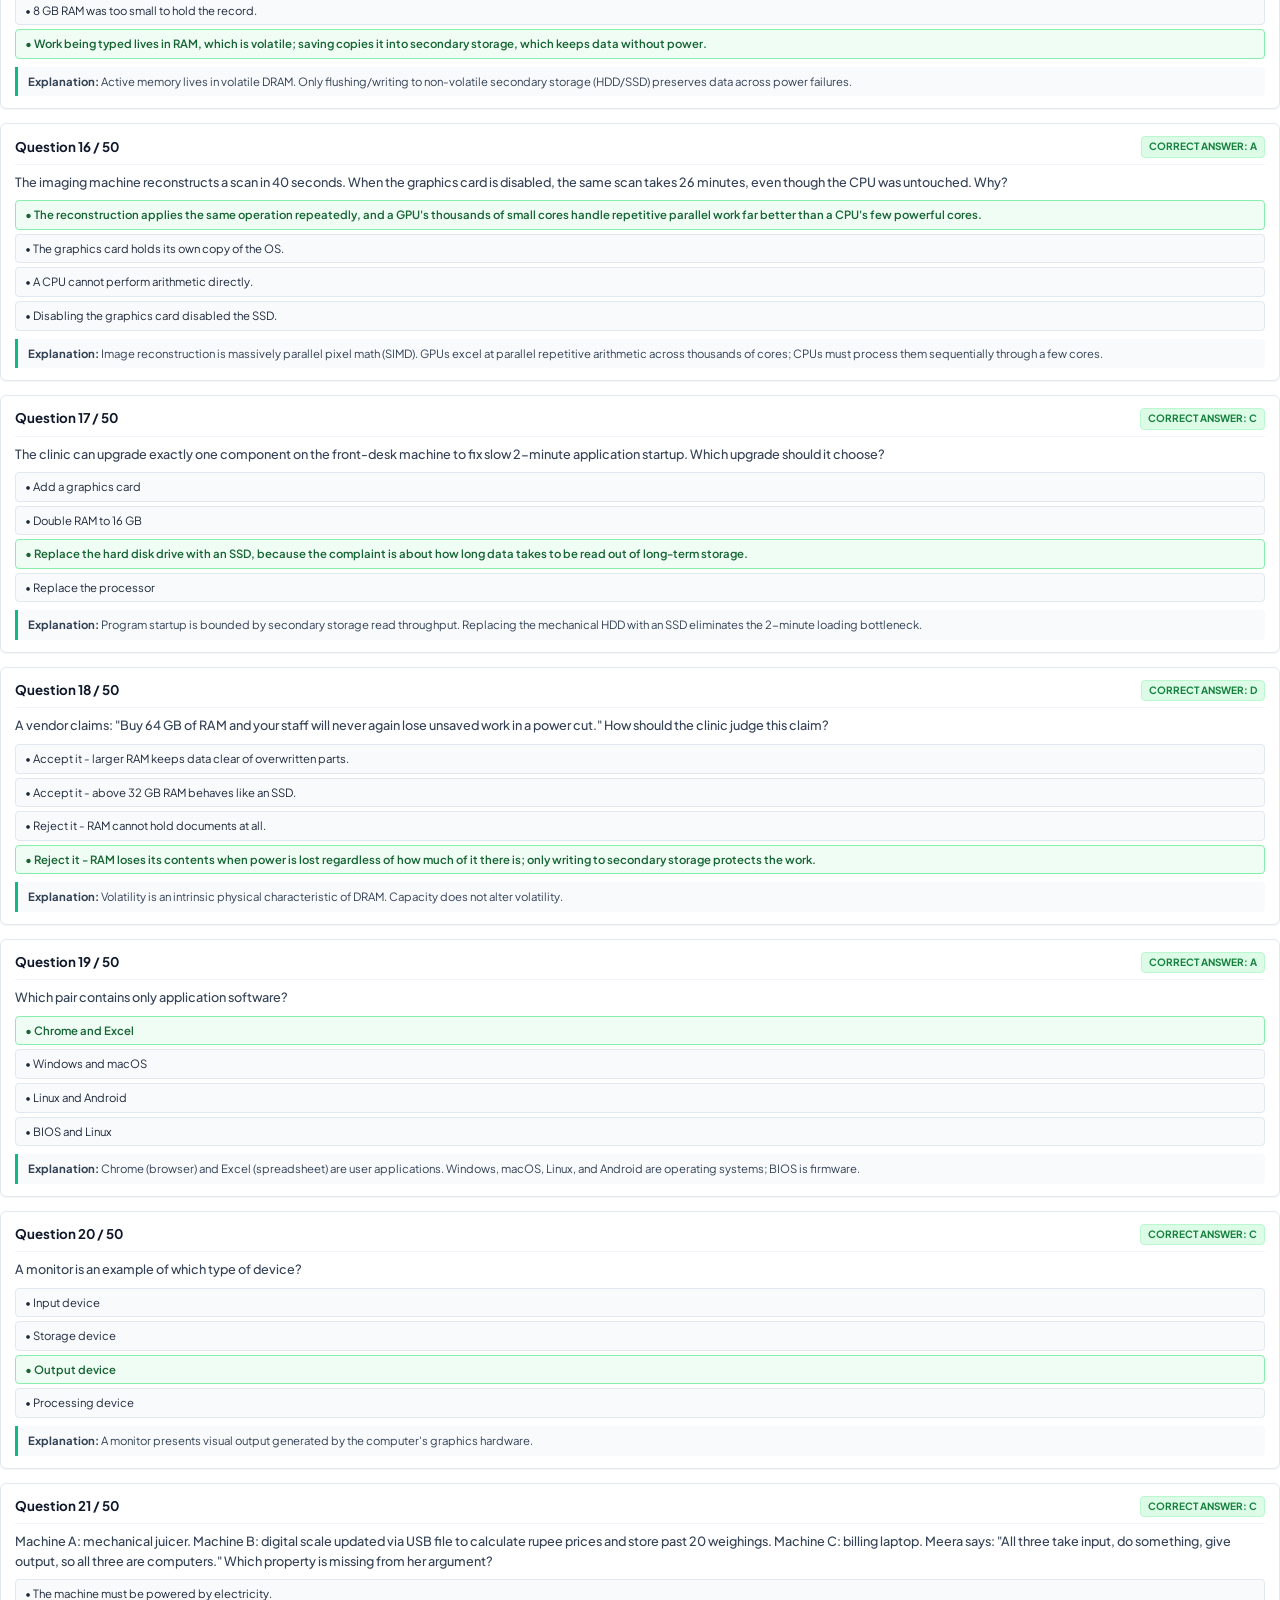
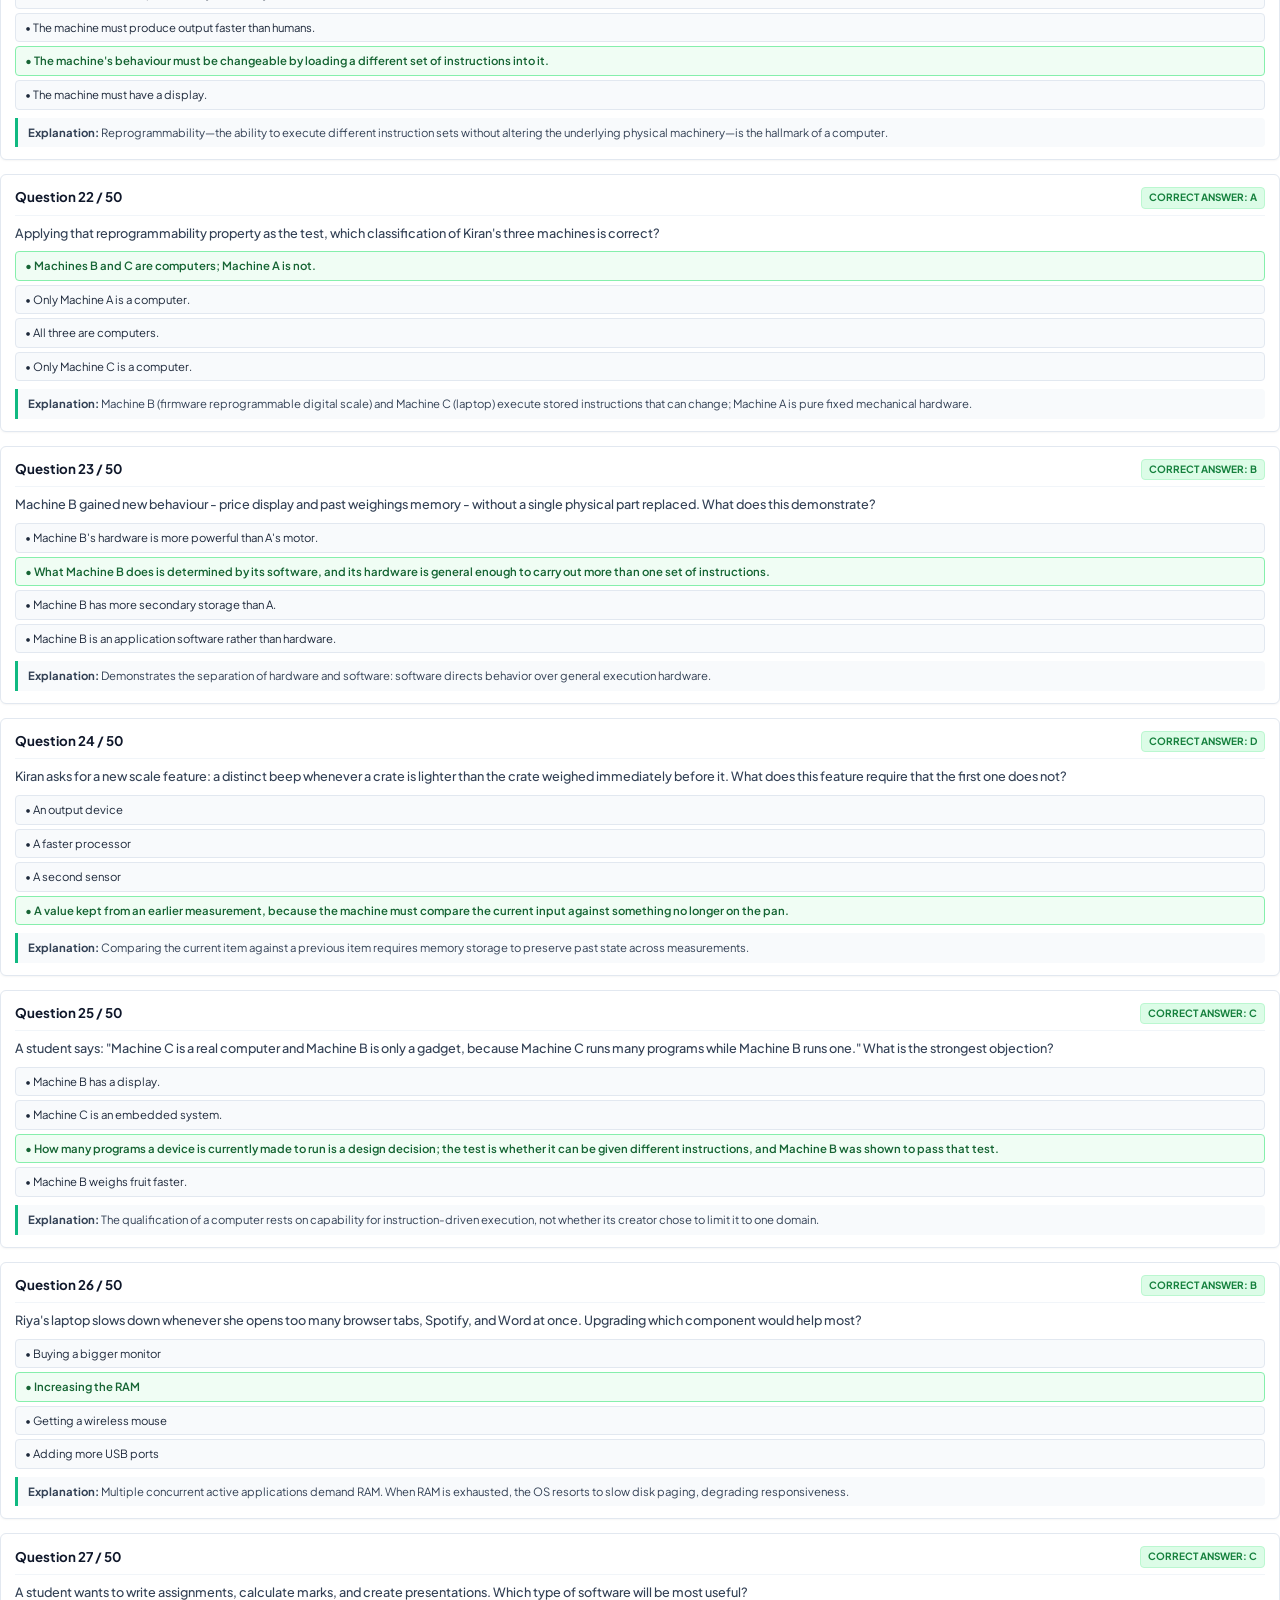
<file: manual.html>
<!DOCTYPE html>
<html lang="en">
<head>
<meta charset="utf-8">
<title>System & AI Essentials — Master Guide & Contest Review</title>
<style>
  @import url('https://fonts.googleapis.com/css2?family=Plus+Jakarta+Sans:wght@400;500;600;700;800&family=JetBrains+Mono:wght@400;500;700&display=swap');

  @page {
    size: A4;
    margin: 18mm 16mm 18mm 16mm;
    @bottom-right {
      content: counter(page);
    }
  }

  * { box-sizing: border-box; }
  
  body {
    font-family: 'Plus Jakarta Sans', -apple-system, BlinkMacSystemFont, "Segoe UI", Roboto, sans-serif;
    color: #1e293b;
    line-height: 1.55;
    font-size: 10.5pt;
    background: #ffffff;
    margin: 0;
    padding: 0;
  }

  .cover-page {
    page-break-after: always;
    height: 90vh;
    display: flex;
    flex-direction: column;
    justify-content: space-between;
    padding: 30px 10px;
    border-bottom: 3px solid #3b82f6;
  }

  .cover-badge {
    display: inline-block;
    background: #eff6ff;
    color: #1d4ed8;
    padding: 6px 14px;
    border-radius: 20px;
    font-weight: 700;
    font-size: 9pt;
    letter-spacing: 1px;
    text-transform: uppercase;
    border: 1px solid #bfdbfe;
    width: fit-content;
  }

  .cover-title {
    font-size: 32pt;
    font-weight: 800;
    line-height: 1.15;
    color: #0f172a;
    margin: 20px 0 10px 0;
    letter-spacing: -0.5px;
  }

  .cover-subtitle {
    font-size: 15pt;
    color: #475569;
    font-weight: 500;
    margin-bottom: 25px;
    line-height: 1.4;
  }

  .cover-grid {
    display: grid;
    grid-template-columns: 1fr 1fr;
    gap: 15px;
    margin-top: 30px;
  }

  .cover-card {
    background: #f8fafc;
    border: 1px solid #e2e8f0;
    border-radius: 8px;
    padding: 14px 16px;
  }

  .cover-card h4 {
    margin: 0 0 6px 0;
    color: #1e40af;
    font-size: 11pt;
  }

  .cover-card p {
    margin: 0;
    font-size: 9pt;
    color: #64748b;
  }

  .cover-meta {
    border-top: 1px solid #e2e8f0;
    padding-top: 15px;
    font-size: 9pt;
    color: #94a3b8;
    display: flex;
    justify-content: space-between;
  }

  .page-break {
    page-break-after: always;
  }

  h1 {
    font-size: 19pt;
    color: #0f172a;
    font-weight: 800;
    border-bottom: 2px solid #e2e8f0;
    padding-bottom: 8px;
    margin-top: 24px;
    margin-bottom: 14px;
    letter-spacing: -0.3px;
  }

  h2 {
    font-size: 13.5pt;
    color: #1e3a8a;
    font-weight: 700;
    margin-top: 20px;
    margin-bottom: 8px;
    border-left: 4px solid #3b82f6;
    padding-left: 8px;
  }

  h3 {
    font-size: 11pt;
    color: #334155;
    font-weight: 700;
    margin-top: 14px;
    margin-bottom: 6px;
  }

  p {
    margin: 0 0 8px 0;
  }

  ul, ol {
    margin: 4px 0 10px 20px;
    padding: 0;
  }

  li {
    margin-bottom: 4px;
  }

  code {
    font-family: 'JetBrains Mono', monospace;
    font-size: 9pt;
    background: #f1f5f9;
    color: #0f172a;
    padding: 2px 5px;
    border-radius: 4px;
    border: 1px solid #e2e8f0;
  }

  pre {
    background: #0f172a;
    color: #f8fafc;
    padding: 12px 14px;
    border-radius: 6px;
    font-family: 'JetBrains Mono', monospace;
    font-size: 8.5pt;
    line-height: 1.45;
    overflow-x: auto;
    margin: 8px 0 12px 0;
    border: 1px solid #1e293b;
  }

  pre code {
    background: transparent;
    color: inherit;
    padding: 0;
    border: none;
  }

  .callout {
    background: #eff6ff;
    border-left: 4px solid #3b82f6;
    border-radius: 0 6px 6px 0;
    padding: 10px 14px;
    margin: 10px 0 14px 0;
    font-size: 9.5pt;
  }

  .callout-warning {
    background: #fffbeb;
    border-left-color: #f59e0b;
  }

  .callout-danger {
    background: #fef2f2;
    border-left-color: #ef4444;
  }

  .callout-success {
    background: #f0fdf4;
    border-left-color: #22c55e;
  }

  .callout strong {
    color: #0f172a;
  }

  table {
    width: 100%;
    border-collapse: collapse;
    margin: 10px 0 16px 0;
    font-size: 9pt;
  }

  th, td {
    padding: 7px 10px;
    border: 1px solid #cbd5e1;
    text-align: left;
  }

  th {
    background: #f1f5f9;
    font-weight: 700;
    color: #1e293b;
  }

  tr:nth-child(even) td {
    background: #f8fafc;
  }

  .badge {
    display: inline-block;
    padding: 2px 7px;
    border-radius: 4px;
    font-size: 7.5pt;
    font-weight: 700;
    text-transform: uppercase;
  }

  .badge-correct {
    background: #dcfce7;
    color: #15803d;
    border: 1px solid #bbf7d0;
  }

  .badge-topic {
    background: #e0e7ff;
    color: #4338ca;
    border: 1px solid #c7d2fe;
  }

  .question-box {
    background: #ffffff;
    border: 1px solid #e2e8f0;
    border-radius: 6px;
    padding: 12px 14px;
    margin-bottom: 14px;
    break-inside: avoid;
    box-shadow: 0 1px 2px rgba(0,0,0,0.04);
  }

  .question-header {
    display: flex;
    justify-content: space-between;
    align-items: center;
    border-bottom: 1px solid #f1f5f9;
    padding-bottom: 6px;
    margin-bottom: 8px;
  }

  .question-title {
    font-weight: 700;
    font-size: 10pt;
    color: #0f172a;
  }

  .question-text {
    font-size: 9.5pt;
    color: #334155;
    margin-bottom: 8px;
    font-weight: 500;
  }

  .options-grid {
    display: grid;
    grid-template-columns: 1fr;
    gap: 4px;
    margin-bottom: 8px;
  }

  .option-item {
    padding: 5px 9px;
    border-radius: 4px;
    font-size: 8.5pt;
    border: 1px solid #e2e8f0;
    background: #f8fafc;
  }

  .option-correct {
    background: #f0fdf4;
    border-color: #86efac;
    color: #166534;
    font-weight: 600;
  }

  .explanation-box {
    background: #f8fafc;
    border-left: 3px solid #10b981;
    padding: 6px 10px;
    font-size: 8.5pt;
    color: #334155;
    border-radius: 0 4px 4px 0;
  }

  .contest-banner {
    background: linear-gradient(135deg, #1e3a8a 0%, #3b82f6 100%);
    color: #ffffff;
    padding: 16px 20px;
    border-radius: 8px;
    margin-bottom: 18px;
  }

  .contest-banner h2 {
    color: #ffffff;
    border-left: none;
    padding-left: 0;
    margin: 0 0 6px 0;
    font-size: 16pt;
  }

  .contest-banner p {
    color: #dbeafe;
    margin: 0;
    font-size: 9.5pt;
  }
</style>
</head>
<body>

<!-- COVER PAGE -->
<div class="cover-page">
  <div>
    <div class="cover-badge">System &amp; AI Essentials &bull; Comprehensive Course Manual</div>
    <div class="cover-title">Systems, CLI, Git &amp; Contest Master Guide</div>
    <div class="cover-subtitle">Complete In-Depth Conceptual Reference for Lectures 1 to 10, Exhaustive Command Cheat Sheets, and Rigorous Solutions for Contest 1 (50 Questions) &amp; Contest 2 (25 Questions)</div>
    
    <div class="cover-grid">
      <div class="cover-card">
        <h4>Core Systems Architecture</h4>
        <p>IPOS cycle, embedded vs servers vs supercomputers, CPU vs GPU parallelism, memory &amp; storage hierarchies (RAM volatile vs SSD/HDD), device drivers, and OS resource management.</p>
      </div>
      <div class="cover-card">
        <h4>Terminal, Shell &amp; Filesystem</h4>
        <p>Command execution, environment variables ($PATH resolution), Unix "Everything is a file" philosophy, pseudo-terminals (/dev/pts), permissions (chmod octal math &amp; +x metadata).</p>
      </div>
      <div class="cover-card">
        <h4>Process Lifecycle &amp; Execution</h4>
        <p>Program vs process, PID, isolated virtual address spaces, Chrome multi-process model (1 tab = 1 child process), CPU timeslicing, signals (kill -15 vs -9), and OOM handling.</p>
      </div>
      <div class="cover-card">
        <h4>Git &amp; GitHub Distributed VCS</h4>
        <p>Working directory, Staging area, Local Repository (.git), commits, branching, merging, merge conflicts, remote origin, push, pull, fetch, clone, PRs, and GitHub collaboration.</p>
      </div>
    </div>
  </div>

  <div class="cover-meta">
    <div><strong>Curriculum:</strong> System &amp; AI Essentials (C01 - C10)</div>
    <div><strong>Includes:</strong> 75 Real Contest Questions &amp; Detailed Explanations</div>
    <div><strong>Format:</strong> High-Yield Reference Edition</div>
  </div>
</div>

<!-- MODULE 1 -->
<h1>Module 1: Foundations of Computer Systems (Lecture 1)</h1>

<h2>1.1 The Fundamental Nature of a Computer</h2>
<p>At its theoretical and practical core, a <strong>computer</strong> is an electronic machine that processes data according to a stored set of instructions. It operates along the classic <strong>IPOS Model</strong>:</p>
<ul>
  <li><strong>Input:</strong> Capturing raw data from the external physical environment (keystrokes, sensor readings, mouse clicks, packets).</li>
  <li><strong>Process:</strong> Manipulating, computing, comparing, and transforming that data according to program logic executed by a central processing unit (CPU).</li>
  <li><strong>Output:</strong> Delivering processed results into human-perceivable or machine-actuable form (screen pixels, radio transmissions, sound, printed sheets).</li>
  <li><strong>Storage:</strong> Retaining instructions and state across immediate or extended periods (volatile RAM and non-volatile SSD/HDD).</li>
</ul>

<div class="callout callout-warning">
  <strong>The Defining Property: Reprogrammability vs Single-Purpose Tool</strong><br>
  An orange juicer crushes oranges: it takes input, applies physical force, and gives juice. Yet it is <em>not</em> a computer. Why? Its behavior is permanently fixed into physical metal and gears.<br>
  A digital scale with a microcontroller that weighs crates, receives a firmware update file over USB, and now calculates prices in Rupees and logs past weighings <strong>is a computer</strong>. Its behavior is dictated by <strong>software</strong>, and its hardware is general enough to carry out new, distinct sets of instructions without changing physical parts!
</div>

<h2>1.2 Taxonomy of Modern Computing Machines</h2>
<table>
  <thead>
    <tr>
      <th>Class</th>
      <th>Primary Purpose</th>
      <th>Key Characteristics</th>
      <th>Real-World Example</th>
    </tr>
  </thead>
  <tbody>
    <tr>
      <td><strong>Embedded System</strong></td>
      <td>Dedicated, single-purpose automated control</td>
      <td>Microcontroller, fixed firmware, minimal/no OS, low power, extreme reliability, no user desktop</td>
      <td>Water-level sensor box bolted to bridge; automobile ABS brakes; smart thermostat</td>
    </tr>
    <tr>
      <td><strong>Personal Computer (PC)</strong></td>
      <td>Interactive general-purpose computing for an individual</td>
      <td>Desktop/laptop, rich graphical OS (macOS, Windows, Linux), mouse/keyboard/screen, runs diverse user software</td>
      <td>District office desktop; student laptop; office workstation</td>
    </tr>
    <tr>
      <td><strong>Server</strong></td>
      <td>Serving centralized data and compute over a network to many clients</td>
      <td>Rack-mounted, headless (no monitor/keyboard attached), optimized for multi-tenant throughput, 24/7 uptime</td>
      <td>Rack-room machines fielding public flood-alert requests and telemetry database</td>
    </tr>
    <tr>
      <td><strong>Supercomputer</strong></td>
      <td>Massive parallel floating-point mathematical simulations</td>
      <td>Thousands of interconnected nodes, Petabytes of RAM, liquid cooled, specialized scheduling (SLURM)</td>
      <td>Atmospheric simulation computing subcontinent weather grids; molecular dynamics; climate modeling</td>
    </tr>
  </tbody>
</table>

<h2>1.3 Failure Analysis: The Hazard of Unused Capability</h2>
<p>In the weather department trial, 10 bridges replaced sealed embedded sensor boxes with ordinary Windows laptops. The laptops missed 43 readings, whereas the 190 simple boxes missed only 2. Every laptop failure stemmed from features the sensor task never needed: background Windows updates forcing restarts, power-saving sleep modes suspending the radio, and disk bloat from background logging.</p>
<div class="callout callout-danger">
  <strong>Core Architectural Law:</strong> Capability a job never uses is not free. It introduces points of failure, resource contention, and maintenance complexity. A general-purpose machine deployed where an embedded controller belongs is inherently unreliable and inefficient.
</div>

<div class="page-break"></div>

<!-- MODULE 2 -->
<h1>Module 2: Hardware Architecture &amp; The Software Spectrum (Lecture 2)</h1>

<h2>2.1 Compute Engines: CPU vs GPU</h2>
<p>Modern computers rely on specialized processing hardware tailored for distinct computational workloads:</p>
<ul>
  <li><strong>Central Processing Unit (CPU):</strong> The latency-optimized "brain" of the computer. Possesses a few powerful, highly sophisticated cores (typically 4 to 32) engineered to execute complex, sequential branch-heavy code at extremely high clock speeds with deep instruction-level parallelism.</li>
  <li><strong>Graphics Processing Unit (GPU):</strong> The throughput-optimized SIMD (Single Instruction, Multiple Data) engine. Possesses thousands of smaller, simpler cores designed to execute the exact same arithmetic instruction simultaneously across millions of data points (e.g. image pixels, matrix multiplication in neural networks).</li>
</ul>

<div class="callout">
  <strong>Diagnostic Clinic Case Study: The 40-Second vs 26-Minute Scan</strong><br>
  Medical scan reconstruction executes identical arithmetic filtering on millions of pixels. The GPU's thousands of lightweight cores perform these operations in parallel in <strong>40 seconds</strong>. When the GPU was disabled, the CPU had to perform the operations sequentially through its few cores, taking <strong>26 minutes</strong>—even though the CPU itself was fast and healthy!
</div>

<h2>2.2 Memory and Storage Hierarchy</h2>
<table>
  <thead>
    <tr>
      <th>Layer</th>
      <th>Technology</th>
      <th>Speed / Latency</th>
      <th>Volatility</th>
      <th>Function in System</th>
    </tr>
  </thead>
  <tbody>
    <tr>
      <td><strong>CPU Registers &amp; Cache</strong></td>
      <td>SRAM (L1, L2, L3)</td>
      <td>Sub-nanosecond to ~10 ns</td>
      <td>Volatile (Lost on power cut)</td>
      <td>Immediate instruction and data operands inside CPU die</td>
    </tr>
    <tr>
      <td><strong>RAM (Main Memory)</strong></td>
      <td>DRAM chips</td>
      <td>~50 – 100 ns</td>
      <td>Volatile (Lost on power cut)</td>
      <td>Holds actively executing program code and live variables</td>
    </tr>
    <tr>
      <td><strong>Solid-State Drive (SSD)</strong></td>
      <td>NAND Flash Memory</td>
      <td>~50 – 100 &mu;s (Microseconds)</td>
      <td>Non-Volatile (Retained permanently)</td>
      <td>Secondary long-term storage; electronic silicon, high random IOPS</td>
    </tr>
    <tr>
      <td><strong>Hard Disk Drive (HDD)</strong></td>
      <td>Magnetic platters + arm</td>
      <td>~5 – 15 ms (Milliseconds)</td>
      <td>Non-Volatile (Retained permanently)</td>
      <td>Secondary storage; mechanical spinning platters (slower, fragile)</td>
    </tr>
  </tbody>
</table>

<div class="callout callout-warning">
  <strong>Critical Speed Order:</strong> <code>RAM &gt; SSD &gt; HDD</code><br>
  RAM is thousands of times faster than SSD, and SSD is up to 100 times faster than HDD due to zero mechanical seek time.
</div>

<h2>2.3 Memory Volatility and Power Cuts: The Unsaved Work Principle</h2>
<p>When a user types a document, the active keystrokes and document state are held in <strong>RAM</strong>. RAM requires continuous electrical charge to maintain its state. When power drops, all capacitor charges in RAM dissipate immediately.</p>
<ul>
  <li><em>Saving a file</em> explicitly copies the buffer from volatile RAM into non-volatile secondary storage (SSD/HDD).</li>
  <li>Buying 64 GB of RAM does <strong>not</strong> protect unsaved work from a power outage: RAM loses its contents regardless of capacity. Only persisting to secondary storage guarantees durability.</li>
</ul>

<h2>2.4 Software Classification</h2>
<ul>
  <li><strong>System Software:</strong> Software that provides the underlying platform and manages hardware resources so application software can run.
    <ul>
      <li><strong>Operating System:</strong> Windows, macOS, Linux, Android (manages CPU, RAM, storage, security).</li>
      <li><strong>Device Drivers:</strong> Software adapters allowing the OS to communicate with specific hardware (printers, graphics cards, network cards).</li>
      <li><strong>Utilities:</strong> Antivirus tools, disk formatters, package managers.</li>
    </ul>
  </li>
  <li><strong>Application Software:</strong> Software created to accomplish specific end-user tasks: Web Browsers (Chrome), Spreadsheets (Excel), Word Processors (Word), Media Players (Spotify).</li>
</ul>

<div class="page-break"></div>

<!-- MODULE 3 & 4 -->
<h1>Module 3 &amp; 4: Commanding the Machine &amp; The Interface Continuum</h1>

<h2>3.1 Terminal, Shell, and the macOS Transition</h2>
<p>The <strong>Terminal</strong> is an application (a graphical window emulator) that receives keyboard input and displays text output. The <strong>Shell</strong> is the command-line interpreter running inside the terminal that parses user commands, resolves paths, and executes programs.</p>
<ul>
  <li>On modern macOS (macOS Catalina 10.15 and later), the default shell is <strong>zsh</strong> (Z Shell). Prior to 2019, macOS defaulted to <strong>bash</strong> (Bourne Again Shell).</li>
</ul>

<h2>3.2 Filesystem Navigation and Path Resolution</h2>
<ul>
  <li><strong>Root Directory (<code>/</code>):</strong> The absolute top of the Unix filesystem hierarchy. Running <code>cd ..</code> at <code>/</code> leaves you at <code>/</code> because the root has no parent directory.</li>
  <li><strong>Absolute Path:</strong> Starts from root (e.g. <code>/bin/ls</code> or <code>/Users/student/docs/file.txt</code>).</li>
  <li><strong>Relative Path:</strong> Starts from the current working directory (e.g. <code>./script.sh</code> or <code>../folder/test.py</code>).</li>
</ul>

<h2>3.3 The <code>$PATH</code> Environment Variable</h2>
<p>When you type a command like <code>ls</code>, the shell does not inherently know where the binary lives. It scans the colon-separated list of directories stored in the <code>$PATH</code> environment variable (e.g. <code>/usr/local/bin:/usr/bin:/bin:/usr/sbin:/sbin</code>).</p>
<div class="callout callout-danger">
  <strong>What happens if $PATH is empty?</strong><br>
  If <code>PATH=""</code>, typing <code>ls</code> outputs <code>command not found</code> because the shell cannot search any directory. However, <strong>the program still exists</strong> on disk! You can run it directly by specifying its absolute path: <code>/bin/ls</code>.
</div>
<ul>
  <li><code>which &lt;command&gt;</code>: Prints the full absolute path of the executable resolved via <code>$PATH</code> (e.g. <code>which ls</code> &rarr; <code>/bin/ls</code>).</li>
  <li><code>pwd</code>: Prints the current working directory path.</li>
</ul>

<h2>3.4 Wildcards &amp; Command Construction</h2>
<ul>
  <li><code>*</code>: Wildcard matching <strong>zero or more characters</strong>. Example: <code>rm -r folder_*</code> will delete <code>folder_1</code>, <code>folder_20</code>, and <code>folder_100</code>.</li>
  <li><code>?</code>: Wildcard matching <strong>exactly one character</strong>. <code>folder_?</code> only matches single-digit folders like <code>folder_1</code>.</li>
  <li><code>|</code> (Pipe): Feeds the standard output of the left command directly into standard input of the right command (e.g. <code>ps aux | grep chrome</code>).</li>
</ul>

<h2>3.5 Interfaces: CLI vs GUI vs API</h2>
<table>
  <thead>
    <tr>
      <th>Interface</th>
      <th>Primary User</th>
      <th>Input Mechanism</th>
      <th>Strengths</th>
      <th>Limitations</th>
    </tr>
  </thead>
  <tbody>
    <tr>
      <td><strong>CLI</strong> (Command Line)</td>
      <td>Developers, Sysadmins</td>
      <td>Text commands &amp; arguments</td>
      <td>Scriptable, automatable, remote access, repeatable</td>
      <td>Steep learning curve, memorization required</td>
    </tr>
    <tr>
      <td><strong>GUI</strong> (Graphical User)</td>
      <td>General End Users</td>
      <td>Mouse, touch, visual icons</td>
      <td>Intuitive, discoverable, low barrier to entry</td>
      <td>Hard to automate, heavy resource usage</td>
    </tr>
    <tr>
      <td><strong>API</strong> (Application Programming)</td>
      <td>Software programs</td>
      <td>HTTP requests, function calls, JSON</td>
      <td>Seamless inter-system integration, standard contracts</td>
      <td>Requires programming to utilize</td>
    </tr>
  </tbody>
</table>

<div class="page-break"></div>

<!-- MODULE 5 -->
<h1>Module 5: Operating Systems &amp; Process Management (Lecture 5)</h1>

<h2>5.1 Program vs Process: A Crucial Distinction</h2>
<ul>
  <li><strong>Program:</strong> A passive collection of instructions and static data stored as a file on secondary storage (SSD/HDD). Installed once.</li>
  <li><strong>Process:</strong> An active instance of a program currently loaded into RAM and being executed by the CPU. A process contains an address space, stack, heap, CPU registers, file descriptors, and a unique <strong>PID</strong> (Process ID).</li>
</ul>

<div class="callout">
  <strong>One Program &rarr; Multiple Independent Processes:</strong> Launching three separate Google Chrome windows runs three or more distinct processes from the same single executable installed on disk.
</div>

<h2>5.2 Modern Multi-Process Architecture (Google Chrome Model)</h2>
<p>Modern web browsers enforce process isolation: <strong>1 Browser Tab = 1 Child Process</strong>.</p>
<ul>
  <li><strong>Why not threads or one big process?</strong> If one tab crashes due to faulty JavaScript or a memory leak, only that specific child process terminates. The parent browser and all other tabs stay alive!</li>
  <li><strong>Memory Security:</strong> Web tabs execute untrusted code from arbitrary domains. Process isolation prevents one tab from inspecting or altering the memory of online banking in an adjacent tab.</li>
</ul>

<h2>5.3 Virtual Memory and Address Space Isolation</h2>
<p>Why cannot Google Chrome read or overwrite data held inside VS Code's memory?</p>
<div class="callout callout-success">
  <strong>Virtual Address Space Isolation:</strong> The Operating System provides every process with its own private virtual address space mapped through hardware page tables. An address inside Chrome has no physical or logical relationship to that same numeric address inside VS Code. Process boundaries are strictly hardware-enforced by the MMU (Memory Management Unit).
</div>

<h2>5.4 Process Signals: Graceful Exit vs Immediate Termination</h2>
<table>
  <thead>
    <tr>
      <th>Command</th>
      <th>Signal</th>
      <th>Behavior</th>
      <th>Use Case</th>
    </tr>
  </thead>
  <tbody>
    <tr>
      <td><code>kill -15 &lt;PID&gt;</code></td>
      <td><strong>SIGTERM</strong> (Signal 15)</td>
      <td>Politely requests termination. The process intercepts the signal, closes open file handles, flushes network sockets, writes state, and exits cleanly.</td>
      <td>Standard orderly shutdown</td>
    </tr>
    <tr>
      <td><code>kill -9 &lt;PID&gt;</code></td>
      <td><strong>SIGKILL</strong> (Signal 9)</td>
      <td>Kernel immediately kills the process without notifying it. Cannot be caught, blocked, or ignored. Unsaved state is destroyed.</td>
      <td>Frozen, uncooperative, or runaway zombie processes</td>
    </tr>
  </tbody>
</table>

<h2>5.5 Out-Of-Memory (OOM) Errors: CPU vs Memory Allocation</h2>
<p>When an application under heavy traffic crashes repeatedly with an <strong>Out-Of-Memory (OOM) exception</strong>:</p>
<ul>
  <li>Adding more CPU cores will <strong>not</strong> fix the crash. CPU cores provide execution throughput; they do not expand memory capacity.</li>
  <li>The OS memory manager allocates chunks of RAM upon request. When physical RAM and swap space are exhausted, the OS cannot fulfill the request and invokes the OOM killer or throws a fatal memory exception.</li>
  <li><strong>The correct solution:</strong> Increase system RAM or refactor the application to consume less memory.</li>
</ul>

<div class="page-break"></div>

<!-- MODULE 6 -->
<h1>Module 6: The Unix Filesystem Architecture &amp; Permissions (Lecture 6)</h1>

<h2>6.1 The Unix Philosophy: "Everything is a File"</h2>
<p>In Unix-like operating systems (macOS, Linux), hardware devices, communication channels, and processes are exposed through the standard filesystem interface:</p>
<ul>
  <li><code>/dev/pts/*</code> (Pseudo-Terminals): Terminals appear as files. Running <code>echo "hi" &gt; /dev/pts/2</code> writes the string "hi" directly onto the screen of terminal 2!</li>
  <li><code>/dev/input/*</code>: Mouse and keyboard event streams represented as readable files.</li>
  <li><code>/tmp</code>: Temporary workspace for transient files. <strong>Automatically wiped clean on system reboot!</strong></li>
  <li><code>/bin</code>: Essential system binary executables needed for single-user mode and booting.</li>
  <li><code>/etc</code>: Host-specific system-wide configuration files.</li>
</ul>

<h2>6.2 File Permission Triplets and Octal Calculation</h2>
<p>Running <code>ls -l</code> displays a 10-character string such as <code>-rw-r--r--</code>:</p>
<pre><code>-  r w -  r - -  r - -
^  [Owner] [Group] [Others]
Type: (-) Regular file, (d) Directory</code></pre>

<table>
  <thead>
    <tr>
      <th>Permission</th>
      <th>Symbol</th>
      <th>Numeric (Octal) Value</th>
      <th>Meaning on Files</th>
      <th>Meaning on Directories</th>
    </tr>
  </thead>
  <tbody>
    <tr>
      <td><strong>Read</strong></td>
      <td><code>r</code></td>
      <td><strong>4</strong></td>
      <td>View file content</td>
      <td>List contents (run <code>ls</code>)</td>
    </tr>
    <tr>
      <td><strong>Write</strong></td>
      <td><code>w</code></td>
      <td><strong>2</strong></td>
      <td>Modify / truncate file</td>
      <td>Create / delete files in dir</td>
    </tr>
    <tr>
      <td><strong>Execute</strong></td>
      <td><code>x</code></td>
      <td><strong>1</strong></td>
      <td>Run file as a program</td>
      <td>Enter / <code>cd</code> into directory</td>
    </tr>
  </tbody>
</table>

<h3>Master Permission Matrix &amp; Key Values</h3>
<ul>
  <li><strong><code>chmod 644</code> (<code>-rw-r--r--</code>):</strong> Owner has Read + Write (4+2=6); Group has Read (4); Others have Read (4). Standard permission for text files, web pages, and public documents.</li>
  <li><strong><code>chmod 600</code> (<code>-rw-------</code>):</strong> Owner has Read + Write (4+2=6); Group has None (0); Others have None (0). Strict privacy for SSH private keys and personal notes.</li>
  <li><strong><code>chmod 754</code> (<code>-rwxr-xr--</code>):</strong> Owner has Read + Write + Execute (4+2+1=7); Group has Read + Execute (4+1=5); Others have Read (4).</li>
  <li><strong><code>chmod 755</code> (<code>-rwxr-xr-x</code>):</strong> Owner has Read + Write + Execute (7); Group and Others have Read + Execute (5). Standard for executable scripts and directories.</li>
  <li><strong><code>chmod 777</code> (<code>-rwxrwxrwx</code>):</strong> Full permissions for everyone. <em>Extremely dangerous anti-pattern.</em> Grants write and execute access to any arbitrary user on the machine.</li>
</ul>

<h2>6.3 Execution Metadata vs File Extensions</h2>
<ul>
  <li>On Windows, a file's executable status is tied to its extension (<code>.exe</code>, <code>.bat</code>).</li>
  <li>On Unix/Linux/macOS, execution is determined <strong>strictly by the execute bit (<code>x</code>) stored in file metadata</strong>.</li>
  <li>A file named <code>hello.txt</code> made executable via <code>chmod +x hello.txt</code> and renamed to <code>run_me.banana</code> will execute cleanly with <code>./run_me.banana</code> because the metadata bit persists across renames!</li>
  <li><strong>Why newly created files lack execute permission:</strong> Security safeguard to prevent unvetted downloaded scripts from accidentally running.</li>
</ul>

<div class="page-break"></div>

<!-- MODULE 7 & 8 -->
<h1>Module 7 &amp; 8: Software Execution &amp; Low-Level Data Representation</h1>

<h2>7.1 Software Execution Pipeline: Compilers vs Interpreters</h2>
<p>The CPU understands only binary machine code. Every programming language must eventually resolve to machine code:</p>
<ul>
  <li><strong>Compiled Languages (C, C++, Rust, Go):</strong> An Ahead-Of-Time (AOT) compiler reads source code, optimizes it, and emits a standalone binary machine code file tailored directly for the target CPU architecture. Ultra-fast execution, zero runtime interpreter overhead.</li>
  <li><strong>Interpreted Languages (Python, Ruby, JavaScript):</strong> Source code is executed via an interpreter program (e.g. <code>/usr/bin/python3</code>). When you run <code>python3 hello.py</code>, two programs are involved: the Python interpreter binary and your script. The interpreter parses code and evaluates it dynamically. Portable, but slower than compiled code.</li>
  <li><strong>Just-In-Time (JIT) Compilation:</strong> Hybrid approach (e.g. PyPy, Java HotSpot, V8) that compiles frequently executed bytecode loops into native machine code at runtime.</li>
</ul>

<h2>7.2 Low-Level Data Representation: Bits, Bytes, and Hex</h2>
<ul>
  <li><strong>Bit:</strong> The fundamental binary unit (0 or 1), physically represented by electrical voltage levels (high vs low).</li>
  <li><strong>Byte:</strong> 8 bits. Represents $2^8 = 256$ distinct values (0 to 255 unsigned, or -128 to +127 signed).</li>
  <li><strong>Hexadecimal (Base-16):</strong> Uses digits <code>0-9</code> and letters <code>A-F</code> (where A=10, B=11, C=12, D=13, E=14, F=15).
    <ul>
      <li>1 Hex digit = 4 binary bits (1 Nibble). E.g., binary <code>1111</code> = Hex <code>F</code>.</li>
      <li>1 Byte = Exactly 2 Hex digits. E.g., binary <code>11111111</code> = Hex <code>FF</code> (decimal 255).</li>
    </ul>
  </li>
</ul>

<h2>7.3 Text Encodings: ASCII vs Unicode UTF-8</h2>
<ul>
  <li><strong>ASCII:</strong> 7-bit standard (128 characters) covering standard English alphabet (A-Z, a-z, 0-9, punctuation, control codes). E.g., 'A' is 65 (binary <code>01000001</code>).</li>
  <li><strong>Unicode (UTF-8):</strong> Variable-length encoding (1 to 4 bytes) that represents over 150,000 characters spanning all human languages, mathematical symbols, and emoji. Backward-compatible with ASCII in its first 128 code points.</li>
</ul>

<h2>7.4 Image Representation &amp; File Signatures</h2>
<ul>
  <li><strong>RGB Image:</strong> Each pixel is composed of 3 bytes: Red (0-255), Green (0-255), Blue (0-255).</li>
  <li><strong>RGBA Image:</strong> Adds an Alpha transparency channel (4 bytes per pixel).</li>
  <li><strong>Uncompressed Image Size:</strong> $	ext{Size (bytes)} = 	ext{Width} 	imes 	ext{Height} 	imes 	ext{Channels}$. A $1920 	imes 1080$ RGB image uncompressed requires $pprox 6.22 	ext{ MB}$.</li>
  <li><strong>Magic Numbers (File Signatures):</strong> Unique byte sequences at the beginning of files that identify their format (e.g., PNG files start with bytes <code>89 50 4E 47 0D 0A 1A 0A</code>).</li>
  <li><strong>Encoding vs Encryption:</strong> Encoding converts data into standard formats for interoperability (public algorithm, easily reversed without a key). Encryption scrambles data using mathematical ciphers and secret keys to enforce confidentiality.</li>
</ul>

<div class="page-break"></div>

<!-- MODULE 9 & 10 -->
<h1>Module 9 &amp; 10: Version Control Systems — Git &amp; GitHub (Lectures 9 &amp; 10)</h1>

<h2>9.1 The Git Architecture: The Three Trees</h2>
<p>Git is a distributed version control system that runs entirely on your local machine inside a hidden <code>.git</code> repository directory:</p>
<pre><code>[ Working Directory ]  --- git add ---&gt;  [ Staging Area (Index) ]  --- git commit ---&gt;  [ Local Repository (.git) ]
(Actual modified files)                   (Snapshot prepared for commit)                 (Permanent immutable history)</code></pre>

<ul>
  <li><strong>Working Directory:</strong> The active filesystem folder where you edit files. Files can be <em>untracked</em> or <em>modified</em>.</li>
  <li><strong>Staging Area (Index):</strong> The intermediate staging buffer where changes are selected and reviewed prior to recording.</li>
  <li><strong>Local Repository (Commit History):</strong> The cryptographically verified Directed Acyclic Graph (DAG) of commit snapshots stored inside <code>.git</code>.</li>
</ul>

<h2>9.2 Git vs GitHub: Local Tool vs Remote Hub</h2>
<table>
  <thead>
    <tr>
      <th>Dimension</th>
      <th>Git</th>
      <th>GitHub</th>
    </tr>
  </thead>
  <tbody>
    <tr>
      <td><strong>Nature</strong></td>
      <td>Command-line Version Control tool</td>
      <td>Cloud hosting platform &amp; collaboration hub</td>
    </tr>
    <tr>
      <td><strong>Location</strong></td>
      <td>Installed locally on your personal machine</td>
      <td>Hosted on cloud servers (github.com)</td>
    </tr>
    <tr>
      <td><strong>Function</strong></td>
      <td>Tracks file changes, commits, branches locally</td>
      <td>Coordinates team sharing, Pull Requests, code reviews, CI/CD</td>
    </tr>
    <tr>
      <td><strong>Internet</strong></td>
      <td>Functions 100% offline without network</td>
      <td>Requires internet connectivity to push/pull/browse</td>
    </tr>
  </tbody>
</table>

<h2>9.3 The Core Collaboration Workflow</h2>
<ol>
  <li><strong>Initialize &amp; Configure:</strong>
    <pre><code>git config --global user.name "Your Name"
git config --global user.email "you@example.com"
git init</code></pre>
  </li>
  <li><strong>Stage &amp; Commit Changes:</strong>
    <pre><code>git status                # Check working tree status
git add notes.txt         # Move file to Staging Area
git commit -m "feat: add initial notes"  # Commit to local repo</code></pre>
  </li>
  <li><strong>Connect to Remote GitHub Repository:</strong>
    <pre><code>git remote add origin https://github.com/username/repo.git
git branch -M main
git push -u origin main   # Send commit history to GitHub</code></pre>
  </li>
  <li><strong>Team Collaboration &amp; Pull Requests:</strong>
    <pre><code>git clone https://github.com/org/repo.git   # Download full repo
git switch -c feature-branch                # Create and switch to new branch
git push origin feature-branch              # Push branch to remote
# Open a Pull Request (PR) on GitHub for code review, then Merge into main!</code></pre>
  </li>
</ol>

<div class="page-break"></div>

<!-- MASTER CHEATSHEET -->
<h1>Master CLI &amp; Git Command Reference</h1>

<h2>Essential Shell &amp; Terminal Commands</h2>
<table>
  <thead>
    <tr>
      <th>Command</th>
      <th>Description</th>
      <th>Example Usage</th>
    </tr>
  </thead>
  <tbody>
    <tr>
      <td><code>pwd</code></td>
      <td>Print Working Directory (prints full absolute path)</td>
      <td><code>pwd</code></td>
    </tr>
    <tr>
      <td><code>ls</code></td>
      <td>List directory contents</td>
      <td><code>ls -la</code> (all files, hidden, long format)</td>
    </tr>
    <tr>
      <td><code>cd &lt;dir&gt;</code></td>
      <td>Change directory (<code>cd ..</code> moves up, <code>cd ~</code> home)</td>
      <td><code>cd ../project</code></td>
    </tr>
    <tr>
      <td><code>mkdir &lt;dir&gt;</code></td>
      <td>Create a new directory</td>
      <td><code>mkdir -p parent/child</code></td>
    </tr>
    <tr>
      <td><code>touch &lt;file&gt;</code></td>
      <td>Create empty file or update timestamp</td>
      <td><code>touch app.py</code></td>
    </tr>
    <tr>
      <td><code>cp &lt;src&gt; &lt;dst&gt;</code></td>
      <td>Copy files (use <code>-r</code> for directories)</td>
      <td><code>cp -r src/ backup/</code></td>
    </tr>
    <tr>
      <td><code>mv &lt;src&gt; &lt;dst&gt;</code></td>
      <td>Move or rename files and directories</td>
      <td><code>mv old.txt new.txt</code></td>
    </tr>
    <tr>
      <td><code>rm &lt;file&gt;</code></td>
      <td>Remove file (use <code>-r</code> for directories)</td>
      <td><code>rm -r folder_*</code></td>
    </tr>
    <tr>
      <td><code>cat &lt;file&gt;</code></td>
      <td>Concatenate and display file content</td>
      <td><code>cat notes.txt</code></td>
    </tr>
    <tr>
      <td><code>echo &lt;str&gt;</code></td>
      <td>Print text to standard output</td>
      <td><code>echo "hello" &gt; /dev/pts/1</code></td>
    </tr>
    <tr>
      <td><code>grep &lt;pattern&gt;</code></td>
      <td>Search for text matching regex pattern</td>
      <td><code>grep -rn "TODO" ./src</code></td>
    </tr>
    <tr>
      <td><code>which &lt;cmd&gt;</code></td>
      <td>Locate executable path resolved via <code>$PATH</code></td>
      <td><code>which ls</code> (&rarr; <code>/bin/ls</code>)</td>
    </tr>
    <tr>
      <td><code>ps aux</code></td>
      <td>Display snapshot of all running processes</td>
      <td><code>ps aux | grep python</code></td>
    </tr>
    <tr>
      <td><code>top</code> / <code>htop</code></td>
      <td>Interactive real-time process viewer</td>
      <td><code>top</code></td>
    </tr>
    <tr>
      <td><code>kill -15 &lt;pid&gt;</code></td>
      <td>Send graceful termination signal (SIGTERM)</td>
      <td><code>kill -15 1420</code></td>
    </tr>
    <tr>
      <td><code>kill -9 &lt;pid&gt;</code></td>
      <td>Force immediate uncatchable process kill (SIGKILL)</td>
      <td><code>kill -9 1420</code></td>
    </tr>
    <tr>
      <td><code>chmod &lt;mode&gt;</code></td>
      <td>Change file permissions</td>
      <td><code>chmod +x run.sh</code>, <code>chmod 644 doc.txt</code></td>
    </tr>
    <tr>
      <td><code>chown &lt;owner&gt;</code></td>
      <td>Change file ownership (requires <code>sudo</code>)</td>
      <td><code>sudo chown root:admin config.cfg</code></td>
    </tr>
  </tbody>
</table>

<h2>Complete Git &amp; GitHub Command Reference</h2>
<table>
  <thead>
    <tr>
      <th>Command</th>
      <th>Function &amp; Purpose</th>
      <th>Key Flags &amp; Variations</th>
    </tr>
  </thead>
  <tbody>
    <tr>
      <td><code>git init</code></td>
      <td>Initialize a brand new local Git repository</td>
      <td>Creates hidden <code>.git/</code> directory in project root</td>
    </tr>
    <tr>
      <td><code>git config</code></td>
      <td>Set author credentials and preferences</td>
      <td><code>git config --global user.name "Name"</code></td>
    </tr>
    <tr>
      <td><code>git status</code></td>
      <td>Inspect working tree &amp; staged files status</td>
      <td><code>git status -s</code> (short output format)</td>
    </tr>
    <tr>
      <td><code>git add &lt;file&gt;</code></td>
      <td>Add file modifications to the Staging Area</td>
      <td><code>git add .</code> (stages all tracked/untracked changes)</td>
    </tr>
    <tr>
      <td><code>git commit -m &lt;msg&gt;</code></td>
      <td>Permanently record snapshot in repository history</td>
      <td><code>git commit -am "msg"</code> (stages tracked &amp; commits)</td>
    </tr>
    <tr>
      <td><code>git log</code></td>
      <td>View chronological history of commits</td>
      <td><code>git log --oneline --graph --decorate</code></td>
    </tr>
    <tr>
      <td><code>git diff</code></td>
      <td>View line-by-line differences</td>
      <td><code>git diff --staged</code> (compares staged vs last commit)</td>
    </tr>
    <tr>
      <td><code>git branch</code></td>
      <td>List, create, or delete branches</td>
      <td><code>git branch -M main</code>, <code>git branch -d old-feat</code></td>
    </tr>
    <tr>
      <td><code>git switch</code> / <code>checkout</code></td>
      <td>Switch between branches or restore files</td>
      <td><code>git switch -c feature</code> (create and checkout branch)</td>
    </tr>
    <tr>
      <td><code>git merge &lt;branch&gt;</code></td>
      <td>Integrate another branch into the current branch</td>
      <td><code>git merge feature-login</code></td>
    </tr>
    <tr>
      <td><code>git remote add</code></td>
      <td>Link local repository to a remote GitHub URL</td>
      <td><code>git remote add origin https://github.com/...</code></td>
    </tr>
    <tr>
      <td><code>git push</code></td>
      <td>Upload local commits to remote GitHub repository</td>
      <td><code>git push -u origin main</code> (sets upstream tracking)</td>
    </tr>
    <tr>
      <td><code>git pull</code></td>
      <td>Fetch and integrate remote changes into local branch</td>
      <td><code>git pull origin main</code> (equivalent to fetch + merge)</td>
    </tr>
    <tr>
      <td><code>git clone &lt;url&gt;</code></td>
      <td>Download complete remote repository with full history</td>
      <td><code>git clone https://github.com/owner/repo.git</code></td>
    </tr>
  </tbody>
</table>

<div class="page-break"></div>

<!-- CONTEST 1 BREAKDOWN -->
<div class="contest-banner">
  <h2>Contest 1: 50 Real Questions &amp; In-Depth Solutions</h2>
  <p>Detailed analysis of all 50 questions covering computer classification, hardware, memory hierarchy, operating systems, and process management.</p>
</div>

<!-- QUESTIONS 1 to 10 -->
<div class="question-box">
  <div class="question-header">
    <span class="question-title">Question 1 / 50</span>
    <span class="badge badge-correct">Correct Answer: A</span>
  </div>
  <div class="question-text">Aman wants faster boot times and quicker app loading on his old laptop. Which upgrade would be most effective?</div>
  <div class="options-grid">
    <div class="option-item option-correct">&bull; Replacing his HDD with an SSD</div>
    <div class="option-item">&bull; Buying a bigger monitor</div>
    <div class="option-item">&bull; Getting a mechanical keyboard</div>
    <div class="option-item">&bull; Adding external speakers</div>
  </div>
  <div class="explanation-box">
    <strong>Explanation:</strong> Boot time and app loading depend heavily on how fast the storage device can read data. SSDs are many times faster than HDDs because they have no moving parts, so switching to an SSD gives a huge speed boost.
  </div>
</div>

<div class="question-box">
  <div class="question-header">
    <span class="question-title">Question 2 / 50</span>
    <span class="badge badge-correct">Correct Answer: B</span>
  </div>
  <div class="question-text">Which of the following is a primary responsibility of an operating system?</div>
  <div class="options-grid">
    <div class="option-item">&bull; Creating spreadsheets</div>
    <div class="option-item option-correct">&bull; Managing system resources</div>
    <div class="option-item">&bull; Designing websites</div>
    <div class="option-item">&bull; Editing photographs</div>
  </div>
  <div class="explanation-box">
    <strong>Explanation:</strong> An operating system acts as the core resource manager of the machine, coordinating CPU time, memory allocation, storage access, and I/O devices among running processes.
  </div>
</div>

<div class="question-box">
  <div class="question-header">
    <span class="question-title">Question 3 / 50</span>
    <span class="badge badge-correct">Correct Answer: B</span>
  </div>
  <div class="question-text">A state weather department is building a flood-warning system. Four kinds of machine are involved:<br>
  (1) Waterproof boxes bolted to bridges with small board, water-level sensor, radio.<br>
  (2) District office machines on desks where officers write reports.<br>
  (3) Rack-room machines with no person sitting in front of them that receive readings and serve citizen requests.<br>
  (4) National centre machine running atmospheric simulation dividing the sky into billions of cells.<br>
  Which classification of machines (1) to (4) matches the lecture categories?</div>
  <div class="options-grid">
    <div class="option-item">&bull; (1) personal computer, (2) embedded system, (3) supercomputer, (4) server</div>
    <div class="option-item option-correct">&bull; (1) embedded system, (2) personal computer, (3) server, (4) supercomputer</div>
    <div class="option-item">&bull; (1) embedded system, (2) server, (3) personal computer, (4) supercomputer</div>
    <div class="option-item">&bull; (1) server, (2) personal computer, (3) embedded system, (4) supercomputer</div>
  </div>
  <div class="explanation-box">
    <strong>Explanation:</strong> (1) Dedicated sensor board = Embedded system; (2) Interactive officer workstation = Personal computer; (3) Headless multi-user data provider = Server; (4) Massive parallel atmospheric simulation = Supercomputer.
  </div>
</div>

<div class="question-box">
  <div class="question-header">
    <span class="question-title">Question 4 / 50</span>
    <span class="badge badge-correct">Correct Answer: C</span>
  </div>
  <div class="question-text">Which feature of the rack-room machines - rather than their physical size or their speed - is what puts them in their category?</div>
  <div class="options-grid">
    <div class="option-item">&bull; They are kept in a locked, climate-controlled room.</div>
    <div class="option-item">&bull; They have more RAM installed than the machines in the district office.</div>
    <div class="option-item option-correct">&bull; They store data and provide it as a service to many other machines at the same time, over a network.</div>
    <div class="option-item">&bull; They need no operating system of their own, because no person ever sits in front of them to run a program.</div>
  </div>
  <div class="explanation-box">
    <strong>Explanation:</strong> A server is defined by its role: providing centralized data, compute, or network services concurrently to multiple remote clients over a network.
  </div>
</div>

<div class="question-box">
  <div class="question-header">
    <span class="question-title">Question 5 / 50</span>
    <span class="badge badge-correct">Correct Answer: D</span>
  </div>
  <div class="question-text">In a trial, 10 bridge boxes are replaced with ordinary laptops. Over one monsoon the laptops miss 43 readings due to Windows updates, power-saving sleep, and disk bloat; the 190 embedded boxes miss only 2. Which conclusion do these findings support?</div>
  <div class="options-grid">
    <div class="option-item">&bull; The laptops needed better weatherproofing.</div>
    <div class="option-item">&bull; The laptops needed faster processors and more memory.</div>
    <div class="option-item">&bull; The boxes are more reliable only because they were installed first.</div>
    <div class="option-item option-correct">&bull; Capability a job never uses is not free. It can become a cause for which the job can fail, which is why a computer meant for one task is inefficient here.</div>
  </div>
  <div class="explanation-box">
    <strong>Explanation:</strong> Unused features (desktop OS background services, auto-sleep, automatic updates) act as failure vectors. A dedicated embedded system has zero superfluous background tasks.
  </div>
</div>

<div class="question-box">
  <div class="question-header">
    <span class="question-title">Question 6 / 50</span>
    <span class="badge badge-correct">Correct Answer: A</span>
  </div>
  <div class="question-text">Halfway through the season the department decides the river boxes should measure every ten seconds instead of thirty, and report battery level. Assuming the boxes allow it, what does the definition of a computer predict?</div>
  <div class="options-grid">
    <div class="option-item option-correct">&bull; The behaviour can be changed by loading a new set of instructions into the hardware already on the bridge.</div>
    <div class="option-item">&bull; Every box must be physically replaced, because its behaviour is fixed by the way it was built.</div>
    <div class="option-item">&bull; Only the national centre's machine can be reprogrammed.</div>
    <div class="option-item">&bull; Each box needs a GPU added before it can handle battery-level data.</div>
  </div>
  <div class="explanation-box">
    <strong>Explanation:</strong> A computer's defining trait is reprogrammability: you update software instructions without altering physical hardware.
  </div>
</div>

<div class="question-box">
  <div class="question-header">
    <span class="question-title">Question 7 / 50</span>
    <span class="badge badge-correct">Correct Answer: C</span>
  </div>
  <div class="question-text">During a flood, the public website becomes unreachable for citizens. At the same time, officers in district office can read data on their screens and bridge boxes transmit normally. Which layer is the most likely point of failure?</div>
  <div class="options-grid">
    <div class="option-item">&bull; The river boxes - they are exposed to extreme weather.</div>
    <div class="option-item">&bull; The national centre's simulation.</div>
    <div class="option-item option-correct">&bull; The rack-room machines' capacity to answer many simultaneous requests - failure appears where users rose sharply.</div>
    <div class="option-item">&bull; The officers' desk machines.</div>
  </div>
  <div class="explanation-box">
    <strong>Explanation:</strong> Because internal office views and river sensors function normally, the bottleneck is exclusively at the public-facing server layer overwhelmed by concurrent citizen traffic.
  </div>
</div>

<div class="question-box">
  <div class="question-header">
    <span class="question-title">Question 8 / 50</span>
    <span class="badge badge-correct">Correct Answer: B</span>
  </div>
  <div class="question-text">Rahul needs to carry a 2 GB project file from home to college to submit it. Which device is the most convenient choice?</div>
  <div class="options-grid">
    <div class="option-item">&bull; The internal HDD of his desktop</div>
    <div class="option-item option-correct">&bull; A USB flash drive</div>
    <div class="option-item">&bull; His computer's monitor</div>
    <div class="option-item">&bull; A RAM stick</div>
  </div>
  <div class="explanation-box">
    <strong>Explanation:</strong> A USB flash drive is compact, non-volatile, portable storage. RAM loses data without power, monitors do not store data, and internal HDDs are non-portable.
  </div>
</div>

<div class="question-box">
  <div class="question-header">
    <span class="question-title">Question 9 / 50</span>
    <span class="badge badge-correct">Correct Answer: C</span>
  </div>
  <div class="question-text">A computer becomes almost unusable because many programs are running simultaneously and consuming available memory. Which OS function is directly involved?</div>
  <div class="options-grid">
    <div class="option-item">&bull; Document formatting</div>
    <div class="option-item">&bull; Screen resolution</div>
    <div class="option-item option-correct">&bull; Memory management</div>
    <div class="option-item">&bull; File naming</div>
  </div>
  <div class="explanation-box">
    <strong>Explanation:</strong> Memory management controls RAM allocation, paging/swapping to disk, and reclaiming memory from terminating processes.
  </div>
</div>

<div class="question-box">
  <div class="question-header">
    <span class="question-title">Question 10 / 50</span>
    <span class="badge badge-correct">Correct Answer: D</span>
  </div>
  <div class="question-text">Which software would normally be used to protect a computer by detecting and removing malicious programs?</div>
  <div class="options-grid">
    <div class="option-item">&bull; Spreadsheet software</div>
    <div class="option-item">&bull; Word processor</div>
    <div class="option-item">&bull; Presentation software</div>
    <div class="option-item option-correct">&bull; Antivirus utility</div>
  </div>
  <div class="explanation-box">
    <strong>Explanation:</strong> Antivirus software is a system maintenance utility specialized in detecting, quarantining, and eliminating malware.
  </div>
</div>

<!-- QUESTIONS 11 to 20 -->
<div class="question-box">
  <div class="question-header">
    <span class="question-title">Question 11 / 50</span>
    <span class="badge badge-correct">Correct Answer: D</span>
  </div>
  <div class="question-text">Which software would be most appropriate for calculating monthly expenses and creating charts from the results?</div>
  <div class="options-grid">
    <div class="option-item">&bull; Antivirus utility</div>
    <div class="option-item">&bull; Operating system</div>
    <div class="option-item">&bull; Device driver</div>
    <div class="option-item option-correct">&bull; Spreadsheet application</div>
  </div>
  <div class="explanation-box">
    <strong>Explanation:</strong> Spreadsheets (like Microsoft Excel, Google Sheets) are specifically designed for grid calculations and data visualization.
  </div>
</div>

<div class="question-box">
  <div class="question-header">
    <span class="question-title">Question 12 / 50</span>
    <span class="badge badge-correct">Correct Answer: C</span>
  </div>
  <div class="question-text">A computer has enough memory and storage, but a newly connected printer does not work because the OS cannot communicate with it. What is missing?</div>
  <div class="options-grid">
    <div class="option-item">&bull; Web browser</div>
    <div class="option-item">&bull; File manager</div>
    <div class="option-item option-correct">&bull; Device driver</div>
    <div class="option-item">&bull; Spreadsheet</div>
  </div>
  <div class="explanation-box">
    <strong>Explanation:</strong> A device driver translates generic OS print requests into hardware-specific control codes the printer understands.
  </div>
</div>

<div class="question-box">
  <div class="question-header">
    <span class="question-title">Question 13 / 50</span>
    <span class="badge badge-correct">Correct Answer: B</span>
  </div>
  <div class="question-text">Why is an SSD generally faster than an HDD?</div>
  <div class="options-grid">
    <div class="option-item">&bull; It uses larger spinning disks</div>
    <div class="option-item option-correct">&bull; It has no moving parts</div>
    <div class="option-item">&bull; It uses magnetic tape</div>
    <div class="option-item">&bull; It is physically bigger in size</div>
  </div>
  <div class="explanation-box">
    <strong>Explanation:</strong> SSDs utilize electronic NAND flash memory with zero mechanical seek time, unlike HDDs which require moving magnetic platters and read/write heads.
  </div>
</div>

<div class="question-box">
  <div class="question-header">
    <span class="question-title">Question 14 / 50</span>
    <span class="badge badge-correct">Correct Answer: B</span>
  </div>
  <div class="question-text">Front-desk machine: modest CPU, 8 GB RAM, 1 TB HDD. Imaging machine: fast CPU, 32 GB RAM, 1 TB SSD, dedicated GPU. Front-desk machine takes 2 minutes to open patient-records; imaging machine takes seconds. Why?</div>
  <div class="options-grid">
    <div class="option-item">&bull; Front-desk machine has less RAM, where programs are kept permanently.</div>
    <div class="option-item option-correct">&bull; Front-desk machine reads from spinning platters and moving heads; imaging machine reads from flash memory with no moving parts.</div>
    <div class="option-item">&bull; Processor speed alone controls drive reading.</div>
    <div class="option-item">&bull; The age of a drive alone determines speed.</div>
  </div>
  <div class="explanation-box">
    <strong>Explanation:</strong> Application launch speed is I/O-bound by secondary storage read rates. SSD flash memory transfers binaries orders of magnitude faster than mechanical HDDs.
  </div>
</div>

<div class="question-box">
  <div class="question-header">
    <span class="question-title">Question 15 / 50</span>
    <span class="badge badge-correct">Correct Answer: D</span>
  </div>
  <div class="question-text">During a power cut, a receptionist lost the half-typed record she had not yet saved. Every saved record was intact when power returned. What does this demonstrate?</div>
  <div class="options-grid">
    <div class="option-item">&bull; The HDD is volatile, losing unsaved data.</div>
    <div class="option-item">&bull; Unsaved work was held inside the CPU registers.</div>
    <div class="option-item">&bull; 8 GB RAM was too small to hold the record.</div>
    <div class="option-item option-correct">&bull; Work being typed lives in RAM, which is volatile; saving copies it into secondary storage, which keeps data without power.</div>
  </div>
  <div class="explanation-box">
    <strong>Explanation:</strong> Active memory lives in volatile DRAM. Only flushing/writing to non-volatile secondary storage (HDD/SSD) preserves data across power failures.
  </div>
</div>

<div class="question-box">
  <div class="question-header">
    <span class="question-title">Question 16 / 50</span>
    <span class="badge badge-correct">Correct Answer: A</span>
  </div>
  <div class="question-text">The imaging machine reconstructs a scan in 40 seconds. When the graphics card is disabled, the same scan takes 26 minutes, even though the CPU was untouched. Why?</div>
  <div class="options-grid">
    <div class="option-item option-correct">&bull; The reconstruction applies the same operation repeatedly, and a GPU's thousands of small cores handle repetitive parallel work far better than a CPU's few powerful cores.</div>
    <div class="option-item">&bull; The graphics card holds its own copy of the OS.</div>
    <div class="option-item">&bull; A CPU cannot perform arithmetic directly.</div>
    <div class="option-item">&bull; Disabling the graphics card disabled the SSD.</div>
  </div>
  <div class="explanation-box">
    <strong>Explanation:</strong> Image reconstruction is massively parallel pixel math (SIMD). GPUs excel at parallel repetitive arithmetic across thousands of cores; CPUs must process them sequentially through a few cores.
  </div>
</div>

<div class="question-box">
  <div class="question-header">
    <span class="question-title">Question 17 / 50</span>
    <span class="badge badge-correct">Correct Answer: C</span>
  </div>
  <div class="question-text">The clinic can upgrade exactly one component on the front-desk machine to fix slow 2-minute application startup. Which upgrade should it choose?</div>
  <div class="options-grid">
    <div class="option-item">&bull; Add a graphics card</div>
    <div class="option-item">&bull; Double RAM to 16 GB</div>
    <div class="option-item option-correct">&bull; Replace the hard disk drive with an SSD, because the complaint is about how long data takes to be read out of long-term storage.</div>
    <div class="option-item">&bull; Replace the processor</div>
  </div>
  <div class="explanation-box">
    <strong>Explanation:</strong> Program startup is bounded by secondary storage read throughput. Replacing the mechanical HDD with an SSD eliminates the 2-minute loading bottleneck.
  </div>
</div>

<div class="question-box">
  <div class="question-header">
    <span class="question-title">Question 18 / 50</span>
    <span class="badge badge-correct">Correct Answer: D</span>
  </div>
  <div class="question-text">A vendor claims: "Buy 64 GB of RAM and your staff will never again lose unsaved work in a power cut." How should the clinic judge this claim?</div>
  <div class="options-grid">
    <div class="option-item">&bull; Accept it - larger RAM keeps data clear of overwritten parts.</div>
    <div class="option-item">&bull; Accept it - above 32 GB RAM behaves like an SSD.</div>
    <div class="option-item">&bull; Reject it - RAM cannot hold documents at all.</div>
    <div class="option-item option-correct">&bull; Reject it - RAM loses its contents when power is lost regardless of how much of it there is; only writing to secondary storage protects the work.</div>
  </div>
  <div class="explanation-box">
    <strong>Explanation:</strong> Volatility is an intrinsic physical characteristic of DRAM. Capacity does not alter volatility.
  </div>
</div>

<div class="question-box">
  <div class="question-header">
    <span class="question-title">Question 19 / 50</span>
    <span class="badge badge-correct">Correct Answer: A</span>
  </div>
  <div class="question-text">Which pair contains only application software?</div>
  <div class="options-grid">
    <div class="option-item option-correct">&bull; Chrome and Excel</div>
    <div class="option-item">&bull; Windows and macOS</div>
    <div class="option-item">&bull; Linux and Android</div>
    <div class="option-item">&bull; BIOS and Linux</div>
  </div>
  <div class="explanation-box">
    <strong>Explanation:</strong> Chrome (browser) and Excel (spreadsheet) are user applications. Windows, macOS, Linux, and Android are operating systems; BIOS is firmware.
  </div>
</div>

<div class="question-box">
  <div class="question-header">
    <span class="question-title">Question 20 / 50</span>
    <span class="badge badge-correct">Correct Answer: C</span>
  </div>
  <div class="question-text">A monitor is an example of which type of device?</div>
  <div class="options-grid">
    <div class="option-item">&bull; Input device</div>
    <div class="option-item">&bull; Storage device</div>
    <div class="option-item option-correct">&bull; Output device</div>
    <div class="option-item">&bull; Processing device</div>
  </div>
  <div class="explanation-box">
    <strong>Explanation:</strong> A monitor presents visual output generated by the computer's graphics hardware.
  </div>
</div>

<!-- QUESTIONS 21 to 30 -->
<div class="question-box">
  <div class="question-header">
    <span class="question-title">Question 21 / 50</span>
    <span class="badge badge-correct">Correct Answer: C</span>
  </div>
  <div class="question-text">Machine A: mechanical juicer. Machine B: digital scale updated via USB file to calculate rupee prices and store past 20 weighings. Machine C: billing laptop. Meera says: "All three take input, do something, give output, so all three are computers." Which property is missing from her argument?</div>
  <div class="options-grid">
    <div class="option-item">&bull; The machine must be powered by electricity.</div>
    <div class="option-item">&bull; The machine must produce output faster than humans.</div>
    <div class="option-item option-correct">&bull; The machine's behaviour must be changeable by loading a different set of instructions into it.</div>
    <div class="option-item">&bull; The machine must have a display.</div>
  </div>
  <div class="explanation-box">
    <strong>Explanation:</strong> Reprogrammability—the ability to execute different instruction sets without altering the underlying physical machinery—is the hallmark of a computer.
  </div>
</div>

<div class="question-box">
  <div class="question-header">
    <span class="question-title">Question 22 / 50</span>
    <span class="badge badge-correct">Correct Answer: A</span>
  </div>
  <div class="question-text">Applying that reprogrammability property as the test, which classification of Kiran's three machines is correct?</div>
  <div class="options-grid">
    <div class="option-item option-correct">&bull; Machines B and C are computers; Machine A is not.</div>
    <div class="option-item">&bull; Only Machine A is a computer.</div>
    <div class="option-item">&bull; All three are computers.</div>
    <div class="option-item">&bull; Only Machine C is a computer.</div>
  </div>
  <div class="explanation-box">
    <strong>Explanation:</strong> Machine B (firmware reprogrammable digital scale) and Machine C (laptop) execute stored instructions that can change; Machine A is pure fixed mechanical hardware.
  </div>
</div>

<div class="question-box">
  <div class="question-header">
    <span class="question-title">Question 23 / 50</span>
    <span class="badge badge-correct">Correct Answer: B</span>
  </div>
  <div class="question-text">Machine B gained new behaviour - price display and past weighings memory - without a single physical part replaced. What does this demonstrate?</div>
  <div class="options-grid">
    <div class="option-item">&bull; Machine B's hardware is more powerful than A's motor.</div>
    <div class="option-item option-correct">&bull; What Machine B does is determined by its software, and its hardware is general enough to carry out more than one set of instructions.</div>
    <div class="option-item">&bull; Machine B has more secondary storage than A.</div>
    <div class="option-item">&bull; Machine B is an application software rather than hardware.</div>
  </div>
  <div class="explanation-box">
    <strong>Explanation:</strong> Demonstrates the separation of hardware and software: software directs behavior over general execution hardware.
  </div>
</div>

<div class="question-box">
  <div class="question-header">
    <span class="question-title">Question 24 / 50</span>
    <span class="badge badge-correct">Correct Answer: D</span>
  </div>
  <div class="question-text">Kiran asks for a new scale feature: a distinct beep whenever a crate is lighter than the crate weighed immediately before it. What does this feature require that the first one does not?</div>
  <div class="options-grid">
    <div class="option-item">&bull; An output device</div>
    <div class="option-item">&bull; A faster processor</div>
    <div class="option-item">&bull; A second sensor</div>
    <div class="option-item option-correct">&bull; A value kept from an earlier measurement, because the machine must compare the current input against something no longer on the pan.</div>
  </div>
  <div class="explanation-box">
    <strong>Explanation:</strong> Comparing the current item against a previous item requires memory storage to preserve past state across measurements.
  </div>
</div>

<div class="question-box">
  <div class="question-header">
    <span class="question-title">Question 25 / 50</span>
    <span class="badge badge-correct">Correct Answer: C</span>
  </div>
  <div class="question-text">A student says: "Machine C is a real computer and Machine B is only a gadget, because Machine C runs many programs while Machine B runs one." What is the strongest objection?</div>
  <div class="options-grid">
    <div class="option-item">&bull; Machine B has a display.</div>
    <div class="option-item">&bull; Machine C is an embedded system.</div>
    <div class="option-item option-correct">&bull; How many programs a device is currently made to run is a design decision; the test is whether it can be given different instructions, and Machine B was shown to pass that test.</div>
    <div class="option-item">&bull; Machine B weighs fruit faster.</div>
  </div>
  <div class="explanation-box">
    <strong>Explanation:</strong> The qualification of a computer rests on capability for instruction-driven execution, not whether its creator chose to limit it to one domain.
  </div>
</div>

<div class="question-box">
  <div class="question-header">
    <span class="question-title">Question 26 / 50</span>
    <span class="badge badge-correct">Correct Answer: B</span>
  </div>
  <div class="question-text">Riya's laptop slows down whenever she opens too many browser tabs, Spotify, and Word at once. Upgrading which component would help most?</div>
  <div class="options-grid">
    <div class="option-item">&bull; Buying a bigger monitor</div>
    <div class="option-item option-correct">&bull; Increasing the RAM</div>
    <div class="option-item">&bull; Getting a wireless mouse</div>
    <div class="option-item">&bull; Adding more USB ports</div>
  </div>
  <div class="explanation-box">
    <strong>Explanation:</strong> Multiple concurrent active applications demand RAM. When RAM is exhausted, the OS resorts to slow disk paging, degrading responsiveness.
  </div>
</div>

<div class="question-box">
  <div class="question-header">
    <span class="question-title">Question 27 / 50</span>
    <span class="badge badge-correct">Correct Answer: C</span>
  </div>
  <div class="question-text">A student wants to write assignments, calculate marks, and create presentations. Which type of software will be most useful?</div>
  <div class="options-grid">
    <div class="option-item">&bull; Device drivers</div>
    <div class="option-item">&bull; Firmware</div>
    <div class="option-item option-correct">&bull; Application software</div>
    <div class="option-item">&bull; System software</div>
  </div>
  <div class="explanation-box">
    <strong>Explanation:</strong> Office suites (word processors, spreadsheets, presentation creators) are application software.
  </div>
</div>

<div class="question-box">
  <div class="question-header">
    <span class="question-title">Question 28 / 50</span>
    <span class="badge badge-correct">Correct Answer: A</span>
  </div>
  <div class="question-text">Which option correctly matches the software with its category?</div>
  <div class="options-grid">
    <div class="option-item option-correct">&bull; Android &mdash; Operating system</div>
    <div class="option-item">&bull; Linux &mdash; Application software</div>
    <div class="option-item">&bull; Excel &mdash; System software</div>
    <div class="option-item">&bull; Chrome &mdash; Device driver</div>
  </div>
  <div class="explanation-box">
    <strong>Explanation:</strong> Android is a mobile operating system based on the Linux kernel.
  </div>
</div>

<div class="question-box">
  <div class="question-header">
    <span class="question-title">Question 29 / 50</span>
    <span class="badge badge-correct">Correct Answer: B</span>
  </div>
  <div class="question-text">Which of the following is a characteristic of system software?</div>
  <div class="options-grid">
    <div class="option-item">&bull; It is used only for internet browsing</div>
    <div class="option-item option-correct">&bull; It supports the operation of the computer</div>
    <div class="option-item">&bull; It is designed only for presentations</div>
    <div class="option-item">&bull; It is created only for entertainment</div>
  </div>
  <div class="explanation-box">
    <strong>Explanation:</strong> System software manages hardware resources and provides foundational execution environments for applications.
  </div>
</div>

<div class="question-box">
  <div class="question-header">
    <span class="question-title">Question 30 / 50</span>
    <span class="badge badge-correct">Correct Answer: B</span>
  </div>
  <div class="question-text">Speakers are considered a(n) ______ device.</div>
  <div class="options-grid">
    <div class="option-item">&bull; Input</div>
    <div class="option-item option-correct">&bull; Output</div>
    <div class="option-item">&bull; Storage</div>
    <div class="option-item">&bull; Processing</div>
  </div>
  <div class="explanation-box">
    <strong>Explanation:</strong> Speakers convert electrical audio waveforms from the computer into physical sound waves for human hearing.
  </div>
</div>

<!-- QUESTIONS 31 to 40 -->
<div class="question-box">
  <div class="question-header">
    <span class="question-title">Question 31 / 50</span>
    <span class="badge badge-correct">Correct Answer: B</span>
  </div>
  <div class="question-text">What does SSD stand for?</div>
  <div class="options-grid">
    <div class="option-item">&bull; Simple Storage Device</div>
    <div class="option-item option-correct">&bull; Solid State Drive</div>
    <div class="option-item">&bull; System Storage Disk</div>
    <div class="option-item">&bull; Secondary Save Drive</div>
  </div>
  <div class="explanation-box">
    <strong>Explanation:</strong> Solid State Drive &mdash; called "solid state" because it relies entirely on solid semiconductor chips without moving parts.
  </div>
</div>

<div class="question-box">
  <div class="question-header">
    <span class="question-title">Question 32 / 50</span>
    <span class="badge badge-correct">Correct Answer: A</span>
  </div>
  <div class="question-text">A lab has identical hardware dual-booting Windows and Ubuntu. Why do the two sessions behave and look so differently despite identical hardware?</div>
  <div class="options-grid">
    <div class="option-item option-correct">&bull; The operating system sits between user and hardware; changing it changes how the machine is presented and controlled, while hardware is unchanged.</div>
    <div class="option-item">&bull; Choosing an OS changes CPU clock speed.</div>
    <div class="option-item">&bull; Ubuntu reconfigures the SSD into a different physical format.</div>
    <div class="option-item">&bull; The OS divides RAM differently, which dictates screen design.</div>
  </div>
  <div class="explanation-box">
    <strong>Explanation:</strong> The OS acts as the mediator and abstraction layer between user software and raw electronic hardware.
  </div>
</div>

<div class="question-box">
  <div class="question-header">
    <span class="question-title">Question 33 / 50</span>
    <span class="badge badge-correct">Correct Answer: B</span>
  </div>
  <div class="question-text">Three pieces of software: browser, word processor, package manager. Which grouping separates system software from application software correctly?</div>
  <div class="options-grid">
    <div class="option-item">&bull; System: word processor. App: package manager and browser.</div>
    <div class="option-item option-correct">&bull; System software: package manager. Application software: browser and word processor.</div>
    <div class="option-item">&bull; System: browser and package manager. App: word processor.</div>
    <div class="option-item">&bull; All four are application software.</div>
  </div>
  <div class="explanation-box">
    <strong>Explanation:</strong> A package manager manages system utilities and library dependencies (system software); browsers and word processors are user productivity tools (application software).
  </div>
</div>

<div class="question-box">
  <div class="question-header">
    <span class="question-title">Question 34 / 50</span>
    <span class="badge badge-correct">Correct Answer: D</span>
  </div>
  <div class="question-text">A browser needs to write a downloaded file onto the SSD. Using the three-layer stack, what actually happens?</div>
  <div class="options-grid">
    <div class="option-item">&bull; The browser writes to SSD directly.</div>
    <div class="option-item">&bull; The SSD runs the browser.</div>
    <div class="option-item">&bull; The compiler must translate the file first.</div>
    <div class="option-item option-correct">&bull; The browser asks the operating system for the service, and the operating system, which manages the hardware, carries out the write.</div>
  </div>
  <div class="explanation-box">
    <strong>Explanation:</strong> User applications cannot directly access disk hardware. They make system calls to the OS kernel, which validates permissions and writes through storage drivers.
  </div>
</div>

<div class="question-box">
  <div class="question-header">
    <span class="question-title">Question 35 / 50</span>
    <span class="badge badge-correct">Correct Answer: C</span>
  </div>
  <div class="question-text">A new printer prints immediately in Windows, but under Ubuntu prints nothing even though connected. What is the most reasonable explanation?</div>
  <div class="options-grid">
    <div class="option-item">&bull; The printer hardware is incompatible.</div>
    <div class="option-item">&bull; Ubuntu has no applications installed.</div>
    <div class="option-item option-correct">&bull; The two systems need different device drivers, and the driver for this printer is present in one system's software collection but not in the other's.</div>
    <div class="option-item">&bull; Ubuntu lacks a GPU.</div>
  </div>
  <div class="explanation-box">
    <strong>Explanation:</strong> Hardware devices require OS-specific device drivers. Windows had the driver pre-installed, whereas Ubuntu lacked it.
  </div>
</div>

<div class="question-box">
  <div class="question-header">
    <span class="question-title">Question 36 / 50</span>
    <span class="badge badge-correct">Correct Answer: A</span>
  </div>
  <div class="question-text">Bhaskar claims the Ubuntu tool to view running programs and Windows Task Manager are "the same thing with a different name". Which is the most defensible version of this claim?</div>
  <div class="options-grid">
    <div class="option-item option-correct">&bull; Both are supplied by their operating system to report how the machine's resources - memory and processor time - are being used.</div>
    <div class="option-item">&bull; Both are applications written by the same company.</div>
    <div class="option-item">&bull; Both are device drivers.</div>
    <div class="option-item">&bull; Both are compilers.</div>
  </div>
  <div class="explanation-box">
    <strong>Explanation:</strong> Both serve the identical system utility function: querying the OS kernel to inspect process states and hardware resource utilization.
  </div>
</div>

<div class="question-box">
  <div class="question-header">
    <span class="question-title">Question 37 / 50</span>
    <span class="badge badge-correct">Correct Answer: B</span>
  </div>
  <div class="question-text">A student says: "My computer has 512 GB of RAM to store all my movies and games permanently." What's wrong with this statement?</div>
  <div class="options-grid">
    <div class="option-item">&bull; Nothing &mdash; RAM stores files permanently</div>
    <div class="option-item option-correct">&bull; RAM is temporary storage</div>
    <div class="option-item">&bull; 512 GB is too little for storage</div>
    <div class="option-item">&bull; RAM cannot hold any data at all</div>
  </div>
  <div class="explanation-box">
    <strong>Explanation:</strong> RAM is volatile memory that loses all state upon power cutoff. Permanent files must be saved on secondary storage (SSD/HDD).
  </div>
</div>

<div class="question-box">
  <div class="question-header">
    <span class="question-title">Question 38 / 50</span>
    <span class="badge badge-correct">Correct Answer: D</span>
  </div>
  <div class="question-text">Which of these is NOT an input device?</div>
  <div class="options-grid">
    <div class="option-item">&bull; Keyboard</div>
    <div class="option-item">&bull; Mouse</div>
    <div class="option-item">&bull; Microphone</div>
    <div class="option-item option-correct">&bull; Speaker</div>
  </div>
  <div class="explanation-box">
    <strong>Explanation:</strong> Keyboards, mice, and microphones transmit data into the computer. Speakers output audio from the machine.
  </div>
</div>

<div class="question-box">
  <div class="question-header">
    <span class="question-title">Question 39 / 50</span>
    <span class="badge badge-correct">Correct Answer: B</span>
  </div>
  <div class="question-text">Which statement best describes computer software?</div>
  <div class="options-grid">
    <div class="option-item">&bull; Electrical signals inside a computer</div>
    <div class="option-item option-correct">&bull; Instructions used by a computer</div>
    <div class="option-item">&bull; Physical components of a computer</div>
    <div class="option-item">&bull; Connections between hardware devices</div>
  </div>
  <div class="explanation-box">
    <strong>Explanation:</strong> Software is the organized collection of programs, scripts, and instructions directing hardware execution.
  </div>
</div>

<div class="question-box">
  <div class="question-header">
    <span class="question-title">Question 40 / 50</span>
    <span class="badge badge-correct">Correct Answer: B</span>
  </div>
  <div class="question-text">Which of the following best describes a Hard Disk Drive (HDD)?</div>
  <div class="options-grid">
    <div class="option-item">&bull; A drive with no moving parts</div>
    <div class="option-item option-correct">&bull; A storage device with spinning disks</div>
    <div class="option-item">&bull; A temporary memory used by the CPU</div>
    <div class="option-item">&bull; A device used only for display</div>
  </div>
  <div class="explanation-box">
    <strong>Explanation:</strong> HDDs store bits magnetically across spinning mechanical platters accessed via an actuator arm.
  </div>
</div>

<!-- QUESTIONS 41 to 50 -->
<div class="question-box">
  <div class="question-header">
    <span class="question-title">Question 41 / 50</span>
    <span class="badge badge-correct">Correct Answer: C</span>
  </div>
  <div class="question-text">What happens to the data stored in RAM when you turn off your computer?</div>
  <div class="options-grid">
    <div class="option-item">&bull; It stays saved forever</div>
    <div class="option-item">&bull; It gets backed up to cloud</div>
    <div class="option-item option-correct">&bull; It is erased and lost</div>
    <div class="option-item">&bull; It moves to hard disk automatically</div>
  </div>
  <div class="explanation-box">
    <strong>Explanation:</strong> RAM requires electrical charge to maintain state. Power interruption dissipates all stored bits.
  </div>
</div>

<div class="question-box">
  <div class="question-header">
    <span class="question-title">Question 42 / 50</span>
    <span class="badge badge-correct">Correct Answer: B</span>
  </div>
  <div class="question-text">Arrange these from fastest to slowest in terms of data access speed:</div>
  <div class="options-grid">
    <div class="option-item">&bull; HDD &rarr; SSD &rarr; RAM</div>
    <div class="option-item option-correct">&bull; RAM &rarr; SSD &rarr; HDD</div>
    <div class="option-item">&bull; HDD &rarr; RAM &rarr; SSD</div>
    <div class="option-item">&bull; SSD &rarr; HDD &rarr; RAM</div>
  </div>
  <div class="explanation-box">
    <strong>Explanation:</strong> RAM operates in nanoseconds, SSD in microseconds, and mechanical HDD in milliseconds.
  </div>
</div>

<div class="question-box">
  <div class="question-header">
    <span class="question-title">Question 43 / 50</span>
    <span class="badge badge-correct">Correct Answer: C</span>
  </div>
  <div class="question-text">A user saves documents inside folders and later searches for a particular file. Which operating system capability is being used?</div>
  <div class="options-grid">
    <div class="option-item">&bull; Memory allocation</div>
    <div class="option-item">&bull; Device installation</div>
    <div class="option-item option-correct">&bull; File management</div>
    <div class="option-item">&bull; Process scheduling</div>
  </div>
  <div class="explanation-box">
    <strong>Explanation:</strong> Filesystem management organizes directories, path resolutions, and metadata indexing.
  </div>
</div>

<div class="question-box">
  <div class="question-header">
    <span class="question-title">Question 44 / 50</span>
    <span class="badge badge-correct">Correct Answer: B</span>
  </div>
  <div class="question-text">Which statement about operating systems is correct?</div>
  <div class="options-grid">
    <div class="option-item">&bull; It replaces all application software</div>
    <div class="option-item option-correct">&bull; It acts as an interface between users, applications, and hardware</div>
    <div class="option-item">&bull; It is used only to browse websites</div>
    <div class="option-item">&bull; It is stored only on external devices</div>
  </div>
  <div class="explanation-box">
    <strong>Explanation:</strong> The OS abstracts hardware complexity and mediates access between applications and physical components.
  </div>
</div>

<div class="question-box">
  <div class="question-header">
    <span class="question-title">Question 45 / 50</span>
    <span class="badge badge-correct">Correct Answer: A</span>
  </div>
  <div class="question-text">Which of the following is NOT an example of system software?</div>
  <div class="options-grid">
    <div class="option-item option-correct">&bull; Microsoft Excel</div>
    <div class="option-item">&bull; Android</div>
    <div class="option-item">&bull; Windows</div>
    <div class="option-item">&bull; Linux</div>
  </div>
  <div class="explanation-box">
    <strong>Explanation:</strong> Excel is an end-user spreadsheet application; Android, Windows, and Linux are operating systems.
  </div>
</div>

<div class="question-box">
  <div class="question-header">
    <span class="question-title">Question 46 / 50</span>
    <span class="badge badge-correct">Correct Answer: B</span>
  </div>
  <div class="question-text">A USB flash drive is mainly used for:</div>
  <div class="options-grid">
    <div class="option-item">&bull; Displaying images on screen</div>
    <div class="option-item option-correct">&bull; Storing and transferring files</div>
    <div class="option-item">&bull; Processing calculations</div>
    <div class="option-item">&bull; Connecting to internet</div>
  </div>
  <div class="explanation-box">
    <strong>Explanation:</strong> USB drives provide portable, non-volatile solid-state storage.
  </div>
</div>

<div class="question-box">
  <div class="question-header">
    <span class="question-title">Question 47 / 50</span>
    <span class="badge badge-correct">Correct Answer: B</span>
  </div>
  <div class="question-text">Which combination correctly matches the device with its category?</div>
  <div class="options-grid">
    <div class="option-item">&bull; Mouse &rarr; Output, Speaker &rarr; Input</div>
    <div class="option-item option-correct">&bull; Keyboard &rarr; Input, SSD &rarr; Storage</div>
    <div class="option-item">&bull; Monitor &rarr; Input, HDD &rarr; Output</div>
    <div class="option-item">&bull; Speaker &rarr; Storage, RAM &rarr; Input</div>
  </div>
  <div class="explanation-box">
    <strong>Explanation:</strong> Keyboard provides input; SSD provides persistent secondary storage.
  </div>
</div>

<div class="question-box">
  <div class="question-header">
    <span class="question-title">Question 48 / 50</span>
    <span class="badge badge-correct">Correct Answer: C</span>
  </div>
  <div class="question-text">Why is system software generally necessary before application software can be used effectively?</div>
  <div class="options-grid">
    <div class="option-item">&bull; It prevents applications from accessing computer resources</div>
    <div class="option-item">&bull; It replaces the need for hardware</div>
    <div class="option-item option-correct">&bull; It provides the basic environment and services applications depend on</div>
    <div class="option-item">&bull; It converts every application into hardware</div>
  </div>
  <div class="explanation-box">
    <strong>Explanation:</strong> Applications rely on system software for memory management, process scheduling, I/O dispatch, and filesystem drivers.
  </div>
</div>

<div class="question-box">
  <div class="question-header">
    <span class="question-title">Question 49 / 50</span>
    <span class="badge badge-correct">Correct Answer: C</span>
  </div>
  <div class="question-text">A touchscreen on a smartphone acts as which type of device?</div>
  <div class="options-grid">
    <div class="option-item">&bull; Storage device</div>
    <div class="option-item">&bull; Processing device</div>
    <div class="option-item option-correct">&bull; Input device</div>
    <div class="option-item">&bull; Power device</div>
  </div>
  <div class="explanation-box">
    <strong>Explanation:</strong> The touch digitizer overlay registers capacitive touch coordinates and sends them into the processor as input events. (Note: visually it also serves output, but its touch-sensing component is an input mechanism).
  </div>
</div>

<div class="question-box">
  <div class="question-header">
    <span class="question-title">Question 50 / 50</span>
    <span class="badge badge-correct">Correct Answer: C</span>
  </div>
  <div class="question-text">Riya opens several applications simultaneously. The computer needs to allocate and schedule processor time to each. Which OS function is involved?</div>
  <div class="options-grid">
    <div class="option-item">&bull; Web browsing</div>
    <div class="option-item">&bull; Memory allocation</div>
    <div class="option-item option-correct">&bull; Process management</div>
    <div class="option-item">&bull; File compression</div>
  </div>
  <div class="explanation-box">
    <strong>Explanation:</strong> Process management and the CPU scheduler allocate CPU time slices and manage process states.
  </div>
</div>

<div class="page-break"></div>

<!-- CONTEST 2 BREAKDOWN -->
<div class="contest-banner">
  <h2>Contest 2: 25 Real Questions &amp; In-Depth Solutions</h2>
  <p>Detailed analysis of all 25 questions covering Linux/Unix filesystem, chmod permissions, signals, process isolation, and CLI mechanics.</p>
</div>

<!-- QUESTIONS 1 to 13 -->
<div class="question-box">
  <div class="question-header">
    <span class="question-title">Question 1 / 25</span>
    <span class="badge badge-correct">Numeric Answer: 644</span>
  </div>
  <div class="question-text">A results file is owned by the teacher. The teacher should be able to read and write the file, while the group and all other users should only be able to read it. Nobody should have execute permission. What three-digit numeric chmod permission value achieves exactly this?</div>
  <div class="options-grid">
    <div class="option-item option-correct">&bull; <strong>644</strong> (Owner: 4+2=6, Group: 4, Others: 4)</div>
  </div>
  <div class="explanation-box">
    <strong>Explanation:</strong> Owner: Read (4) + Write (2) = 6. Group: Read (4) = 4. Others: Read (4) = 4. Combine digits: 644.
  </div>
</div>

<div class="question-box">
  <div class="question-header">
    <span class="question-title">Question 2 / 25</span>
    <span class="badge badge-correct">Correct Answer: D</span>
  </div>
  <div class="question-text">A browser tab crashes and shows an error, but other tabs continue working normally. What best explains this behavior?</div>
  <div class="options-grid">
    <div class="option-item">&bull; The browser automatically restarts the crashed tab in the background.</div>
    <div class="option-item">&bull; The other tabs had already been saved to disk before the crash.</div>
    <div class="option-item">&bull; The crashed tab had not actually been running as a process.</div>
    <div class="option-item option-correct">&bull; The browser isolates tab activity across processes, limiting the failure's impact.</div>
  </div>
  <div class="explanation-box">
    <strong>Explanation:</strong> Google Chrome runs each tab in an independent child process. A fatal crash in one child process terminates only that PID; siblings and parent continue unharmed.
  </div>
</div>

<div class="question-box">
  <div class="question-header">
    <span class="question-title">Question 3 / 25</span>
    <span class="badge badge-correct">Correct Answer: D</span>
  </div>
  <div class="question-text">In class demonstration, text typed in one terminal appeared in a second terminal after running <code>echo "hi" &gt; /dev/pts/2</code>. What does this illustrate?</div>
  <div class="options-grid">
    <div class="option-item">&bull; Both terminals share one block of memory from the shell</div>
    <div class="option-item">&bull; echo has a special mode for sending messages</div>
    <div class="option-item">&bull; The two terminals were opened by the same parent shell</div>
    <div class="option-item option-correct">&bull; Terminals are represented as files, so writing works</div>
  </div>
  <div class="explanation-box">
    <strong>Explanation:</strong> Concrete manifestation of the Unix "Everything is a file" philosophy. Pseudo-terminals live under <code>/dev/pts/</code> and accept standard I/O redirection.
  </div>
</div>

<div class="question-box">
  <div class="question-header">
    <span class="question-title">Question 4 / 25</span>
    <span class="badge badge-correct">Correct Answer: B</span>
  </div>
  <div class="question-text">A newly created file shows <code>-rw-r--r--</code> in <code>ls -l</code>. Which permission does the owner not have?</div>
  <div class="options-grid">
    <div class="option-item">&bull; Read</div>
    <div class="option-item option-correct">&bull; Execute</div>
    <div class="option-item">&bull; Write</div>
    <div class="option-item">&bull; The owner has all three</div>
  </div>
  <div class="explanation-box">
    <strong>Explanation:</strong> The owner triplet is <code>rw-</code> (Read present, Write present, Execute absent).
  </div>
</div>

<div class="question-box">
  <div class="question-header">
    <span class="question-title">Question 5 / 25</span>
    <span class="badge badge-correct">Correct Answer: A</span>
  </div>
  <div class="question-text">A file <code>hello.txt</code> is made executable with <code>chmod +x hello.txt</code>, then renamed to <code>run_me.banana</code>. When running <code>./run_me.banana</code>, it executes successfully. Why?</div>
  <div class="options-grid">
    <div class="option-item option-correct">&bull; On Unix-like systems, execute permission is stored in the file's permission metadata, not determined by its filename extension.</div>
    <div class="option-item">&bull; The shell uses the filename extension to determine executability.</div>
    <div class="option-item">&bull; The .banana extension must be registered with the OS.</div>
    <div class="option-item">&bull; Renaming a file automatically restores default permissions.</div>
  </div>
  <div class="explanation-box">
    <strong>Explanation:</strong> Unix relies on metadata inode permission bits, unlike Windows where executability is tied to extensions like <code>.exe</code>.
  </div>
</div>

<div class="question-box">
  <div class="question-header">
    <span class="question-title">Question 6 / 25</span>
    <span class="badge badge-correct">Correct Answer: A</span>
  </div>
  <div class="question-text">The <code>$PATH</code> environment variable has been set to an empty string. Running <code>ls</code> fails with <code>command not found</code>. How can <code>ls</code> still be run?</div>
  <div class="options-grid">
    <div class="option-item option-correct">&bull; By giving its full path: /bin/ls</div>
    <div class="option-item">&bull; By adding execute permission with chmod +x</div>
    <div class="option-item">&bull; By running it through sudo instead</div>
    <div class="option-item">&bull; By renaming the file to ls.exe first</div>
  </div>
  <div class="explanation-box">
    <strong>Explanation:</strong> Emptying <code>$PATH</code> only disables automatic directory search. Giving the exact absolute path <code>/bin/ls</code> bypasses the search completely.
  </div>
</div>

<div class="question-box">
  <div class="question-header">
    <span class="question-title">Question 7 / 25</span>
    <span class="badge badge-correct">Numeric Answer: 600</span>
  </div>
  <div class="question-text">You keep private notes in a file that only you should be able to read and modify. No other users should have any permissions. What three-digit numeric chmod value achieves this?</div>
  <div class="options-grid">
    <div class="option-item option-correct">&bull; <strong>600</strong> (Owner: 4+2=6, Group: 0, Others: 0)</div>
  </div>
  <div class="explanation-box">
    <strong>Explanation:</strong> Owner: Read (4) + Write (2) = 6. Group: None (0). Others: None (0).
  </div>
</div>

<div class="question-box">
  <div class="question-header">
    <span class="question-title">Question 8 / 25</span>
    <span class="badge badge-correct">Correct Answer: B</span>
  </div>
  <div class="question-text">You need to stop a running process, but you want to give it an opportunity to close its files and exit cleanly. Which command is appropriate?</div>
  <div class="options-grid">
    <div class="option-item">&bull; kill -9 &mdash; it terminates the process immediately</div>
    <div class="option-item option-correct">&bull; kill -15 &mdash; it requests that the process terminate</div>
    <div class="option-item">&bull; Either command &mdash; both signals behave identically</div>
    <div class="option-item">&bull; Neither command</div>
  </div>
  <div class="explanation-box">
    <strong>Explanation:</strong> <code>kill -15</code> issues SIGTERM, allowing the process to clean up buffers and gracefully exit. <code>kill -9</code> issues SIGKILL, which abruptly kills the process with zero cleanup.
  </div>
</div>

<div class="question-box">
  <div class="question-header">
    <span class="question-title">Question 9 / 25</span>
    <span class="badge badge-correct">Correct Answer: D</span>
  </div>
  <div class="question-text">Starting at <code>/</code> and running <code>cd ..</code> repeatedly leaves you at <code>/</code> every time. Why?</div>
  <div class="options-grid">
    <div class="option-item">&bull; Permission to move higher was denied</div>
    <div class="option-item">&bull; cd .. is an alias that performs no action</div>
    <div class="option-item">&bull; Directories above / exist but stay hidden</div>
    <div class="option-item option-correct">&bull; The root directory has no parent to move into</div>
  </div>
  <div class="explanation-box">
    <strong>Explanation:</strong> Root (<code>/</code>) is the topmost apex of the Unix directory tree; its parent pointer <code>..</code> points to itself.
  </div>
</div>

<div class="question-box">
  <div class="question-header">
    <span class="question-title">Question 10 / 25</span>
    <span class="badge badge-correct">Correct Answer: B</span>
  </div>
  <div class="question-text">Running <code>ls -l script.sh</code> shows <code>-rw-r--r--</code>. Running <code>./script.sh</code> returns <code>permission denied</code>. Which command makes it runnable while leaving existing read/write unchanged?</div>
  <div class="options-grid">
    <div class="option-item">&bull; sudo ./script.sh</div>
    <div class="option-item option-correct">&bull; chmod +x script.sh</div>
    <div class="option-item">&bull; chmod 777 script.sh</div>
    <div class="option-item">&bull; chown root script.sh</div>
  </div>
  <div class="explanation-box">
    <strong>Explanation:</strong> <code>chmod +x script.sh</code> selectively adds the execute bit without wiping or loosening existing read/write permissions.
  </div>
</div>

<div class="question-box">
  <div class="question-header">
    <span class="question-title">Question 11 / 25</span>
    <span class="badge badge-correct">Correct Answer: B</span>
  </div>
  <div class="question-text">After running <code>chmod 754 report.sh</code>, what permissions does the group hold?</div>
  <div class="options-grid">
    <div class="option-item">&bull; Read, write and execute</div>
    <div class="option-item option-correct">&bull; Read and execute</div>
    <div class="option-item">&bull; Read only</div>
    <div class="option-item">&bull; Read and write</div>
  </div>
  <div class="explanation-box">
    <strong>Explanation:</strong> Second digit is Group: 5 = 4 (Read) + 1 (Execute). Thus Group has Read and Execute (<code>r-x</code>).
  </div>
</div>

<div class="question-box">
  <div class="question-header">
    <span class="question-title">Question 12 / 25</span>
    <span class="badge badge-correct">Correct Answer: C</span>
  </div>
  <div class="question-text">Which directory is emptied automatically every time the machine reboots?</div>
  <div class="options-grid">
    <div class="option-item">&bull; /etc</div>
    <div class="option-item">&bull; /bin</div>
    <div class="option-item option-correct">&bull; /tmp</div>
    <div class="option-item">&bull; /Applications</div>
  </div>
  <div class="explanation-box">
    <strong>Explanation:</strong> <code>/tmp</code> stores ephemeral session data and is purged during system startup.
  </div>
</div>

<div class="question-box">
  <div class="question-header">
    <span class="question-title">Question 13 / 25</span>
    <span class="badge badge-correct">Correct Answer: A</span>
  </div>
  <div class="question-text">On a current macOS system, which shell is provided as the default command-line interface?</div>
  <div class="options-grid">
    <div class="option-item option-correct">&bull; zsh</div>
    <div class="option-item">&bull; bash</div>
    <div class="option-item">&bull; fish</div>
    <div class="option-item">&bull; csh</div>
  </div>
  <div class="explanation-box">
    <strong>Explanation:</strong> macOS switched its default shell from <code>bash</code> to <code>zsh</code> starting in macOS Catalina (2019).
  </div>
</div>

<!-- QUESTIONS 14 to 25 -->
<div class="question-box">
  <div class="question-header">
    <span class="question-title">Question 14 / 25</span>
    <span class="badge badge-correct">Correct Answer: C</span>
  </div>
  <div class="question-text">Why cannot Chrome read data held in VS Code's memory?</div>
  <div class="options-grid">
    <div class="option-item">&bull; They are written in different programming languages.</div>
    <div class="option-item">&bull; Their memory contents are encrypted separately by the OS.</div>
    <div class="option-item option-correct">&bull; The OS gives each process an isolated virtual address space.</div>
    <div class="option-item">&bull; They are scheduled on different CPU cores.</div>
  </div>
  <div class="explanation-box">
    <strong>Explanation:</strong> Virtual memory architecture assigns each process a private address space; hardware MMU enforces strict isolation boundaries.
  </div>
</div>

<div class="question-box">
  <div class="question-header">
    <span class="question-title">Question 15 / 25</span>
    <span class="badge badge-correct">Correct Answer: A</span>
  </div>
  <div class="question-text">A classmate advises running <code>chmod 777</code> whenever a permission error appears. What is the best evaluation of this advice?</div>
  <div class="options-grid">
    <div class="option-item option-correct">&bull; Poor &mdash; it grants read, write, and execute permissions to the owner, group, and others.</div>
    <div class="option-item">&bull; Sound &mdash; it is the quickest reliable fix available.</div>
    <div class="option-item">&bull; Poor &mdash; 777 may only be applied by root.</div>
    <div class="option-item">&bull; Sound &mdash; 777 makes a file read-only and safe.</div>
  </div>
  <div class="explanation-box">
    <strong>Explanation:</strong> 777 dismantles all security restrictions and allows anyone to alter or execute the file. Always grant only the minimal permission required.
  </div>
</div>

<div class="question-box">
  <div class="question-header">
    <span class="question-title">Question 16 / 25</span>
    <span class="badge badge-correct">Correct Answer: A</span>
  </div>
  <div class="question-text">A directory holds 100 folders named <code>folder_1</code> through <code>folder_100</code>. Which single command removes them all?</div>
  <div class="options-grid">
    <div class="option-item option-correct">&bull; rm -r folder_*</div>
    <div class="option-item">&bull; rm folder_</div>
    <div class="option-item">&bull; rm -r folder_?</div>
    <div class="option-item">&bull; rm -r folder_1</div>
  </div>
  <div class="explanation-box">
    <strong>Explanation:</strong> The <code>*</code> wildcard matches any sequence of trailing characters (single, double, or triple digits), and <code>-r</code> recurses into directories.
  </div>
</div>

<div class="question-box">
  <div class="question-header">
    <span class="question-title">Question 17 / 25</span>
    <span class="badge badge-correct">Correct Answer: A</span>
  </div>
  <div class="question-text">Which command transfers ownership of a file to a different user?</div>
  <div class="options-grid">
    <div class="option-item option-correct">&bull; chown</div>
    <div class="option-item">&bull; chmod</div>
    <div class="option-item">&bull; mv</div>
    <div class="option-item">&bull; cp</div>
  </div>
  <div class="explanation-box">
    <strong>Explanation:</strong> <code>chown</code> (change owner) modifies file ownership; <code>chmod</code> modifies access permissions.
  </div>
</div>

<div class="question-box">
  <div class="question-header">
    <span class="question-title">Question 18 / 25</span>
    <span class="badge badge-correct">Correct Answer: D</span>
  </div>
  <div class="question-text">Which command reports the full filesystem path of the program that would run for a given command name?</div>
  <div class="options-grid">
    <div class="option-item">&bull; man</div>
    <div class="option-item">&bull; pwd</div>
    <div class="option-item">&bull; ps</div>
    <div class="option-item option-correct">&bull; which</div>
  </div>
  <div class="explanation-box">
    <strong>Explanation:</strong> <code>which &lt;command&gt;</code> queries <code>$PATH</code> and outputs the matching executable's absolute path (e.g. <code>which ls</code> &rarr; <code>/bin/ls</code>).
  </div>
</div>

<div class="question-box">
  <div class="question-header">
    <span class="question-title">Question 19 / 25</span>
    <span class="badge badge-correct">Correct Answer: B</span>
  </div>
  <div class="question-text">A production application repeatedly dies with an out-of-memory exception under load. What is the real remedy for the future?</div>
  <div class="options-grid">
    <div class="option-item">&bull; Add more CPU cores so work finishes sooner</div>
    <div class="option-item option-correct">&bull; Add more memory, or reduce what the app asks for</div>
    <div class="option-item">&bull; Change file permissions on the executable</div>
    <div class="option-item">&bull; Terminate it with kill -9 whenever it slows</div>
  </div>
  <div class="explanation-box">
    <strong>Explanation:</strong> CPU cores do not provide memory addresses. Out-Of-Memory can only be solved by allocating more physical RAM/swap or optimizing application memory footprint.
  </div>
</div>

<div class="question-box">
  <div class="question-header">
    <span class="question-title">Question 20 / 25</span>
    <span class="badge badge-correct">Correct Answer: A</span>
  </div>
  <div class="question-text">What does the <code>/dev</code> directory contain?</div>
  <div class="options-grid">
    <div class="option-item option-correct">&bull; Files representing hardware devices</div>
    <div class="option-item">&bull; Developer tools, compilers and libraries</div>
    <div class="option-item">&bull; Installed applications</div>
    <div class="option-item">&bull; System configuration files</div>
  </div>
  <div class="explanation-box">
    <strong>Explanation:</strong> <code>/dev</code> stands for "devices" and holds special device files (block and character devices) representing hardware peripherals and pseudo-devices.
  </div>
</div>

<div class="question-box">
  <div class="question-header">
    <span class="question-title">Question 21 / 25</span>
    <span class="badge badge-correct">Correct Answer: D</span>
  </div>
  <div class="question-text">Which command prints the absolute path of the directory you are currently working in?</div>
  <div class="options-grid">
    <div class="option-item">&bull; ls</div>
    <div class="option-item">&bull; cd</div>
    <div class="option-item">&bull; which</div>
    <div class="option-item option-correct">&bull; pwd</div>
  </div>
  <div class="explanation-box">
    <strong>Explanation:</strong> <code>pwd</code> stands for Print Working Directory.
  </div>
</div>

<div class="question-box">
  <div class="question-header">
    <span class="question-title">Question 22 / 25</span>
    <span class="badge badge-correct">Correct Answer: B</span>
  </div>
  <div class="question-text">Permissions are given numeric values: read is 4, write is 2, execute is 1. Which single digit grants all three at once?</div>
  <div class="options-grid">
    <div class="option-item">&bull; 3</div>
    <div class="option-item option-correct">&bull; 7</div>
    <div class="option-item">&bull; 6</div>
    <div class="option-item">&bull; 9</div>
  </div>
  <div class="explanation-box">
    <strong>Explanation:</strong> 4 (Read) + 2 (Write) + 1 (Execute) = 7.
  </div>
</div>

<div class="question-box">
  <div class="question-header">
    <span class="question-title">Question 23 / 25</span>
    <span class="badge badge-correct">Correct Answer: B</span>
  </div>
  <div class="question-text">Assuming Google Chrome browser is a parent process, one tab of Chrome corresponds to what, in operating-system terms?</div>
  <div class="options-grid">
    <div class="option-item">&bull; One parent process</div>
    <div class="option-item option-correct">&bull; One child process</div>
    <div class="option-item">&bull; One thread of main process</div>
    <div class="option-item">&bull; One separately installed program</div>
  </div>
  <div class="explanation-box">
    <strong>Explanation:</strong> Chrome's multi-process model allocates one child process per tab for sandbox isolation and fault containment.
  </div>
</div>

<div class="question-box">
  <div class="question-header">
    <span class="question-title">Question 24 / 25</span>
    <span class="badge badge-correct">Correct Answer: B</span>
  </div>
  <div class="question-text">Why does a newly created file deliberately lack execute permission?</div>
  <div class="options-grid">
    <div class="option-item">&bull; It keeps the file smaller on disk</div>
    <div class="option-item option-correct">&bull; It stops unvetted content being run by accident</div>
    <div class="option-item">&bull; Only the root user is allowed to create executables</div>
    <div class="option-item">&bull; Execute permission applies only to directories</div>
  </div>
  <div class="explanation-box">
    <strong>Explanation:</strong> Security principle of least privilege: arbitrary created or downloaded files cannot run without explicit affirmative <code>chmod +x</code> action by the user.
  </div>
</div>

<div class="question-box">
  <div class="question-header">
    <span class="question-title">Question 25 / 25</span>
    <span class="badge badge-correct">Correct Answer: C</span>
  </div>
  <div class="question-text">Google Chrome can be installed once on disk. When launched, multiple processes are created. What is the fundamental difference between a program and a process?</div>
  <div class="options-grid">
    <div class="option-item">&bull; Program is source code; process is machine language.</div>
    <div class="option-item">&bull; Program needs CPU; process needs only memory.</div>
    <div class="option-item option-correct">&bull; A program is a stored set of instructions; a process is an instance of that program that is currently executing, along with its execution state and allocated resources.</div>
    <div class="option-item">&bull; Program belongs to user; process belongs to OS.</div>
  </div>
  <div class="explanation-box">
    <strong>Explanation:</strong> Program = passive stored code file on disk. Process = active running instance loaded into RAM with memory space, threads, and execution context.
  </div>
</div>

</body>
</html>
</file>
<file: styles.css>
/* --------------------------------------------------------------------------
   NIRMAN 3.0 AESTHETIC DESIGN SYSTEM — SYSTEM & AI ESSENTIALS
   Warm Parchment, Heavy Borders (2px #18181b), Offset Shadows (4px 4px 0)
   -------------------------------------------------------------------------- */

:root {
  --bg-parchment: #faf6ed;
  --bg-card: #ffffff;
  --border-dark: #18181b;
  --text-dark: #18181b;
  --text-muted: #52525b;
  --text-faint: #71717a;
  
  --yellow-accent: #fef08a;
  --yellow-border: #18181b;
  --green-stat: #059669;
  --purple-stat: #9333ea;
  --orange-stat: #ea580c;
  --red-stat: #dc2626;

  --shadow-offset: 4px 4px 0px #18181b;
  --shadow-offset-sm: 2px 2px 0px #18181b;
  --shadow-offset-lg: 6px 6px 0px #18181b;

  --font-serif: 'Fraunces', Georgia, serif;
  --font-mono: 'JetBrains Mono', monospace;
  --font-sans: 'Plus Jakarta Sans', -apple-system, BlinkMacSystemFont, "Segoe UI", Roboto, sans-serif;
}

* {
  box-sizing: border-box;
  margin: 0;
  padding: 0;
}

body {
  font-family: var(--font-sans);
  background-color: var(--bg-parchment);
  color: var(--text-dark);
  line-height: 1.5;
  min-height: 100vh;
  display: flex;
  flex-direction: column;
}

/* --------------------------------------------------------------------------
   HEADER (NIRMAN STYLE)
   -------------------------------------------------------------------------- */
.app-header {
  height: 64px;
  background: var(--bg-parchment);
  border-bottom: 2px solid var(--border-dark);
  display: flex;
  align-items: center;
  justify-content: space-between;
  padding: 0 36px;
  position: sticky;
  top: 0;
  z-index: 100;
}

.header-left {
  display: flex;
  align-items: center;
  gap: 28px;
  flex-shrink: 0;
}

.header-center {
  display: flex;
  align-items: center;
  justify-content: center;
  flex: 1;
}

.nav-links {
  display: flex;
  align-items: center;
  gap: 24px;
}

.nav-link {
  font-size: 0.95rem;
  font-weight: 700;
  color: var(--text-dark);
  text-decoration: none;
  position: relative;
  transition: opacity 0.2s;
}

.nav-link.active,
.nav-link:hover {
  text-decoration: underline;
  text-underline-offset: 6px;
  text-decoration-thickness: 2px;
}

.nirman-logo {
  display: flex;
  align-items: baseline;
  gap: 2px;
  user-select: none;
  cursor: pointer;
}

.nirman-logo .logo-text {
  font-family: var(--font-serif);
  font-size: 1.85rem;
  font-weight: 900;
  background: linear-gradient(135deg, #7c3aed 0%, #a855f7 50%, #c084fc 100%);
  -webkit-background-clip: text;
  -webkit-text-fill-color: transparent;
  letter-spacing: -0.5px;
}

.nirman-logo .logo-sub {
  font-family: var(--font-serif);
  font-size: 1.05rem;
  font-style: italic;
  font-weight: 800;
  color: #18181b;
  margin-left: 2px;
}

.test-header-bar {
  display: flex;
  flex-direction: row;
  align-items: center;
  justify-content: center;
  gap: 12px;
  height: 100%;
  margin: 0 auto;
}

.test-header-bar.hidden,
.test-header-bar[style*="display: none"] {
  display: none !important;
}

.timer-badge {
  display: inline-flex !important;
  align-items: center !important;
  justify-content: center !important;
  height: 34px !important;
  box-sizing: border-box !important;
  gap: 8px;
  background: white;
  border: 1.5px solid var(--border-dark);
  border-radius: 20px;
  padding: 0 14px;
  font-family: var(--font-mono);
  font-size: 0.88rem;
  font-weight: 700;
  box-shadow: 2px 2px 0px rgba(0, 0, 0, 0.85);
  white-space: nowrap;
}

.proctor-badge {
  display: inline-flex !important;
  align-items: center !important;
  justify-content: center !important;
  height: 34px !important;
  box-sizing: border-box !important;
  gap: 8px;
  background: #dcfce7;
  color: #15803d;
  border: 1.5px solid var(--border-dark);
  border-radius: 20px;
  padding: 0 14px;
  font-family: var(--font-mono);
  font-size: 0.78rem;
  font-weight: 700;
  letter-spacing: 0.5px;
  box-shadow: 2px 2px 0px rgba(0, 0, 0, 0.85);
  white-space: nowrap;
}

.pulse-dot {
  width: 8px;
  height: 8px;
  border-radius: 50%;
  background: #16a34a;
  animation: pulseDot 1.6s infinite;
}

@keyframes pulseDot {
  0% { transform: scale(0.9); opacity: 0.8; }
  50% { transform: scale(1.3); opacity: 1; }
  100% { transform: scale(0.9); opacity: 0.8; }
}

.violation-badge {
  display: inline-flex !important;
  align-items: center !important;
  justify-content: center !important;
  height: 34px !important;
  box-sizing: border-box !important;
  gap: 6px;
  background: #fee2e2;
  color: #991b1b;
  border: 1.5px solid var(--border-dark);
  border-radius: 20px;
  padding: 0 14px;
  font-family: var(--font-mono);
  font-size: 0.78rem;
  font-weight: 700;
  box-shadow: 2px 2px 0px rgba(0, 0, 0, 0.85);
  white-space: nowrap;
}

.header-right {
  display: flex;
  align-items: center;
  gap: 12px;
  flex-shrink: 0;
}

.user-profile-pill {
  display: flex;
  align-items: center;
  gap: 8px;
  background: white;
  border: 1.5px solid var(--border-dark);
  border-radius: 30px;
  padding: 5px 14px;
  font-size: 0.85rem;
  font-weight: 700;
  box-shadow: 2px 2px 0px var(--border-dark);
}

.user-online-dot {
  width: 8px;
  height: 8px;
  background: #10b981;
  border-radius: 50%;
}

.icon-circle-btn {
  width: 36px;
  height: 36px;
  border-radius: 50%;
  border: 1.5px solid var(--border-dark);
  background: white;
  display: flex;
  align-items: center;
  justify-content: center;
  cursor: pointer;
  transition: all 0.15s ease;
  box-shadow: 2px 2px 0px var(--border-dark);
}

.icon-circle-btn:hover {
  transform: translate(-1px, -1px);
  box-shadow: 3px 3px 0px var(--border-dark);
}

/* --------------------------------------------------------------------------
   BUTTONS & ICONS (NIRMAN STYLE)
   -------------------------------------------------------------------------- */
.icon {
  width: 18px;
  height: 18px;
  display: inline-block;
  vertical-align: middle;
}

.icon-sm {
  width: 14px;
  height: 14px;
}

.btn {
  display: inline-flex;
  align-items: center;
  justify-content: center;
  gap: 8px;
  padding: 8px 18px;
  font-size: 0.9rem;
  font-weight: 700;
  border-radius: 8px;
  border: 2px solid var(--border-dark);
  cursor: pointer;
  transition: all 0.12s ease;
  font-family: var(--font-sans);
  text-decoration: none;
  box-shadow: var(--shadow-offset-sm);
}

.btn:active {
  transform: translate(2px, 2px);
  box-shadow: 0px 0px 0px var(--border-dark);
}

.btn-black {
  background: var(--border-dark);
  color: #ffffff;
}

.btn-black:hover {
  background: #27272a;
  transform: translate(-1px, -1px);
  box-shadow: var(--shadow-offset);
}

.btn-outline {
  background: #ffffff;
  color: var(--border-dark);
}

.btn-outline:hover {
  background: #f4f4f5;
  transform: translate(-1px, -1px);
  box-shadow: var(--shadow-offset);
}

.btn-yellow {
  background: var(--yellow-accent);
  color: var(--border-dark);
}

.btn-yellow:hover {
  background: #fde047;
  transform: translate(-1px, -1px);
  box-shadow: var(--shadow-offset);
}

.btn-ghost {
  background: transparent;
  border: none;
  color: var(--text-muted);
  box-shadow: none;
}

.btn-ghost:hover {
  color: var(--text-dark);
  text-decoration: underline;
}

.btn-sm {
  padding: 5px 12px;
  font-size: 0.82rem;
}

.btn-xs {
  padding: 3px 8px;
  font-size: 0.72rem;
}

.btn-block {
  width: 100%;
}

/* --------------------------------------------------------------------------
   MAIN CONTAINER
   -------------------------------------------------------------------------- */
.app-main {
  flex: 1;
  max-width: 1200px;
  width: 100%;
  margin: 0 auto;
  padding: 36px 24px;
}

.view-panel {
  display: block;
  animation: fadeIn 0.2s ease;
}

@keyframes fadeIn {
  from { opacity: 0; transform: translateY(4px); }
  to { opacity: 1; transform: translateY(0); }
}

/* --------------------------------------------------------------------------
   1. DASHBOARD VIEW (NIRMAN COMMUNITY SHOWCASE STYLE)
   -------------------------------------------------------------------------- */
.nirman-hero {
  margin-bottom: 24px;
}

.hero-top-tag {
  display: flex;
  align-items: center;
  gap: 12px;
  margin-bottom: 12px;
  flex-wrap: wrap;
}

.mono-bracket {
  font-family: var(--font-mono);
  font-size: 0.82rem;
  font-weight: 700;
  color: #7c3aed;
  letter-spacing: 0.5px;
}

.tag-pill {
  display: inline-flex;
  align-items: center;
  gap: 6px;
  padding: 3px 10px;
  border-radius: 6px;
  border: 1.5px solid var(--border-dark);
  font-family: var(--font-mono);
  font-size: 0.75rem;
  font-weight: 700;
  text-transform: uppercase;
  letter-spacing: 0.3px;
}

.yellow-pill {
  background: var(--yellow-accent);
  color: var(--border-dark);
}

.neutral-pill {
  background: white;
  color: var(--border-dark);
}

.page-title {
  font-family: var(--font-serif);
  font-size: 3.4rem;
  font-weight: 900;
  color: var(--text-dark);
  line-height: 1.1;
  letter-spacing: -1.2px;
  margin-bottom: 16px;
}

.hero-sub-flex {
  display: flex;
  justify-content: space-between;
  align-items: flex-end;
  gap: 28px;
}

.hero-desc {
  font-family: var(--font-mono);
  font-size: 0.88rem;
  color: var(--text-muted);
  max-width: 680px;
  line-height: 1.6;
}

.hero-actions {
  display: flex;
  gap: 12px;
  flex-shrink: 0;
}

/* DASHED NOTICE BANNER */
.dashed-notice-banner {
  border: 1.5px dashed #a1a1aa;
  border-radius: 12px;
  background: rgba(255, 255, 255, 0.45);
  padding: 12px 18px;
  display: flex;
  align-items: center;
  gap: 10px;
  font-family: var(--font-mono);
  font-size: 0.82rem;
  color: #52525b;
  margin-bottom: 28px;
}

.sparkle-icon {
  color: #7c3aed;
  font-size: 1rem;
}

/* 4 STAT CARDS ROW */
.stats-row {
  display: grid;
  grid-template-columns: repeat(4, 1fr);
  gap: 16px;
  margin-bottom: 30px;
}

.nirman-stat-card {
  background: white;
  border: 2px solid var(--border-dark);
  border-radius: 12px;
  padding: 16px 20px;
  box-shadow: var(--shadow-offset);
  display: flex;
  flex-direction: column;
  justify-content: space-between;
}

.stat-label {
  font-family: var(--font-mono);
  font-size: 0.72rem;
  font-weight: 700;
  color: var(--text-faint);
  letter-spacing: 0.5px;
  text-transform: uppercase;
  margin-bottom: 8px;
}

.stat-number {
  font-family: var(--font-serif);
  font-size: 2.7rem;
  font-weight: 900;
  color: var(--text-dark);
  line-height: 1;
}

.color-green { color: var(--green-stat) !important; }
.color-purple { color: var(--purple-stat) !important; }
.color-orange { color: var(--orange-stat) !important; }
.color-red { color: var(--red-stat) !important; }

/* FILTER AND SEARCH BAR */
.filter-search-container {
  background: white;
  border: 2px solid var(--border-dark);
  border-radius: 14px;
  padding: 14px 20px;
  box-shadow: var(--shadow-offset);
  display: flex;
  justify-content: space-between;
  align-items: center;
  gap: 16px;
  margin-bottom: 26px;
  flex-wrap: wrap;
}

.filter-pills-row {
  display: flex;
  align-items: center;
  gap: 8px;
}

.filter-pill {
  padding: 6px 14px;
  border-radius: 20px;
  border: 2px solid var(--border-dark);
  background: white;
  font-size: 0.85rem;
  font-weight: 700;
  color: var(--text-dark);
  cursor: pointer;
  transition: all 0.12s ease;
}

.filter-pill.active {
  background: var(--border-dark);
  color: white;
  box-shadow: 2px 2px 0px var(--border-dark);
}

.search-wrap {
  display: flex;
  align-items: center;
  gap: 12px;
  flex: 1;
  justify-content: flex-end;
}

.theme-label {
  font-family: var(--font-mono);
  font-size: 0.78rem;
  font-weight: 700;
  color: var(--text-faint);
}

.theme-select {
  padding: 6px 12px;
  border-radius: 8px;
  border: 2px solid var(--border-dark);
  background: white;
  font-family: var(--font-sans);
  font-size: 0.85rem;
  font-weight: 600;
  color: var(--text-dark);
  cursor: pointer;
}

.search-input-box {
  display: flex;
  align-items: center;
  gap: 8px;
  border: 2px solid var(--border-dark);
  border-radius: 8px;
  background: white;
  padding: 6px 12px;
  width: 250px;
}

.search-icon {
  width: 16px;
  height: 16px;
  color: var(--text-muted);
}

.search-input-box input {
  border: none;
  outline: none;
  font-family: var(--font-sans);
  font-size: 0.85rem;
  width: 100%;
}

/* TESTS FEED (NIRMAN CARDS) */
.tests-feed {
  display: flex;
  flex-direction: column;
  gap: 20px;
}

.nirman-card {
  background: white;
  border: 2px solid var(--border-dark);
  border-radius: 16px;
  padding: 24px 28px;
  box-shadow: var(--shadow-offset);
  transition: transform 0.15s ease, box-shadow 0.15s ease;
}

.test-item-card {
  display: flex;
  justify-content: space-between;
  align-items: center;
  gap: 24px;
}

.test-item-card:hover {
  transform: translate(-1px, -1px);
  box-shadow: var(--shadow-offset-lg);
}

.test-left-info {
  display: flex;
  flex-direction: column;
  gap: 8px;
}

.test-header-tags {
  display: flex;
  align-items: center;
  gap: 12px;
}

.test-title-text {
  font-family: var(--font-serif);
  font-size: 1.45rem;
  font-weight: 800;
  color: var(--text-dark);
  margin-right: 8px;
}

.test-meta-roll {
  font-family: var(--font-mono);
  font-size: 0.8rem;
  color: var(--text-faint);
}

.dashed-pill-box {
  border: 1.5px dashed #a1a1aa;
  border-radius: 6px;
  padding: 4px 10px;
  font-family: var(--font-mono);
  font-size: 0.75rem;
  color: #71717a;
  width: fit-content;
}

.test-timestamp {
  font-family: var(--font-mono);
  font-size: 0.75rem;
  color: #a1a1aa;
}

.test-item-actions {
  display: flex;
  gap: 10px;
  flex-shrink: 0;
}

/* --------------------------------------------------------------------------
   2. PROCTORED TEST VIEW
   -------------------------------------------------------------------------- */
.test-layout {
  display: grid;
  grid-template-columns: 1fr 340px;
  gap: 24px;
  align-items: start;
}

.test-question-card {
  min-height: 520px;
  display: flex;
  flex-direction: column;
  justify-content: space-between;
}

.question-header-row {
  display: flex;
  justify-content: space-between;
  align-items: center;
  border-bottom: 2px solid #e4e4e7;
  padding-bottom: 16px;
  margin-bottom: 20px;
}

.tags-cluster {
  display: flex;
  align-items: center;
  gap: 10px;
  flex-wrap: wrap;
}

.q-title-bold {
  font-family: var(--font-serif);
  font-size: 1.25rem;
  font-weight: 800;
  color: var(--text-dark);
}

.question-prompt {
  font-family: var(--font-serif);
  font-size: 1.45rem;
  font-weight: 800;
  color: var(--text-dark);
  line-height: 1.35;
  margin-bottom: 24px;
  letter-spacing: -0.3px;
  white-space: pre-line;
}

.options-container {
  display: flex;
  flex-direction: column;
  gap: 12px;
  margin-bottom: 28px;
}

.option-box {
  border: 2px solid var(--border-dark);
  border-radius: 10px;
  padding: 14px 18px;
  display: flex;
  align-items: flex-start;
  gap: 14px;
  cursor: pointer;
  background: white;
  transition: all 0.12s ease;
  box-shadow: var(--shadow-offset-sm);
}

.option-box:hover {
  transform: translate(-1px, -1px);
  box-shadow: var(--shadow-offset);
  background: #fefce8;
}

.option-box.selected {
  background: var(--yellow-accent);
  border-color: var(--border-dark);
  transform: translate(-1px, -1px);
  box-shadow: var(--shadow-offset);
}

.option-letter {
  width: 28px;
  height: 28px;
  border-radius: 6px;
  border: 1.5px solid var(--border-dark);
  background: white;
  color: var(--border-dark);
  display: flex;
  align-items: center;
  justify-content: center;
  font-family: var(--font-mono);
  font-weight: 800;
  font-size: 0.85rem;
  flex-shrink: 0;
}

.option-box.selected .option-letter {
  background: var(--border-dark);
  color: white;
}

.option-text-content {
  font-size: 0.98rem;
  font-weight: 600;
  color: var(--text-dark);
  line-height: 1.45;
  flex: 1;
}

.test-footer-nav {
  display: flex;
  justify-content: space-between;
  align-items: center;
  border-top: 2px solid #e4e4e7;
  padding-top: 18px;
}

.nav-left, .nav-right {
  display: flex;
  gap: 10px;
}

/* SIDEBAR PROCTOR & PALETTE */
.test-sidebar {
  display: flex;
  flex-direction: column;
  gap: 20px;
}

.sidebar-card-header {
  display: flex;
  justify-content: space-between;
  align-items: center;
  margin-bottom: 12px;
}

.cam-live-indicator {
  display: flex;
  align-items: center;
  gap: 6px;
}

.cam-title {
  font-family: var(--font-mono);
  font-size: 0.78rem;
  font-weight: 700;
  letter-spacing: 0.5px;
}

.camera-stream-wrapper {
  position: relative;
  width: 100%;
  height: 190px;
  background: #18181b;
  border: 2px solid var(--border-dark);
  border-radius: 10px;
  overflow: hidden;
}

#webcam-video {
  position: absolute;
  top: 0;
  left: 0;
  width: 100%;
  height: 100%;
  object-fit: cover;
  transform: scaleX(-1);
  z-index: 1;
}

#face-detect-canvas {
  position: absolute;
  top: 0;
  left: 0;
  width: 100%;
  height: 100%;
  pointer-events: none;
  display: none;
  z-index: 2;
}

.cam-overlay-guide {
  position: absolute;
  top: 0;
  left: 0;
  width: 100%;
  height: 100%;
  display: flex;
  align-items: center;
  justify-content: center;
  pointer-events: none;
  z-index: 3;
}

.face-target-box {
  width: 110px;
  height: 130px;
  border: 2px dashed rgba(254, 240, 138, 0.7);
  border-radius: 60px;
}

.cam-offline-placeholder {
  position: absolute;
  top: 0;
  left: 0;
  width: 100%;
  height: 100%;
  background: #18181b;
  color: #a1a1aa;
  display: flex;
  flex-direction: column;
  align-items: center;
  justify-content: center;
  gap: 8px;
  z-index: 4;
}

.avatar-icon { font-size: 2.2rem; }
.mono-label { font-family: var(--font-mono); font-size: 0.75rem; font-weight: 700; }
.mono-small { font-family: var(--font-mono); font-size: 0.72rem; color: var(--text-faint); }
.mono-bold { font-family: var(--font-mono); font-size: 0.85rem; font-weight: 800; }

.proctor-rule-box {
  margin-top: 10px;
  padding: 6px 10px;
  border-radius: 6px;
  background: #f4f4f5;
  border: 1px dashed #a1a1aa;
}

.palette-legend {
  display: grid;
  grid-template-columns: 1fr 1fr;
  gap: 6px;
  font-family: var(--font-mono);
  font-size: 0.72rem;
  border-bottom: 2px solid #e4e4e7;
  padding-bottom: 10px;
  margin-bottom: 12px;
}

.legend-item { display: flex; align-items: center; gap: 6px; }

.legend-box {
  width: 12px;
  height: 12px;
  border: 1.5px solid var(--border-dark);
  border-radius: 3px;
}

.box-answered { background: #10b981; }
.box-flagged { background: var(--yellow-accent); }
.box-visited { background: #fef08a; }
.box-unvisited { background: white; }

.palette-grid {
  display: grid;
  grid-template-columns: repeat(5, 1fr);
  gap: 8px;
  max-height: 270px;
  overflow-y: auto;
  padding-right: 4px;
}

.palette-btn {
  height: 38px;
  border-radius: 6px;
  border: 2px solid var(--border-dark);
  background: white;
  font-family: var(--font-mono);
  font-size: 0.85rem;
  font-weight: 700;
  color: var(--text-dark);
  cursor: pointer;
  transition: all 0.12s ease;
  box-shadow: 1px 1px 0px var(--border-dark);
}

.palette-btn:hover {
  transform: translate(-1px, -1px);
  box-shadow: 2px 2px 0px var(--border-dark);
  background: #fef9c3;
}

.palette-btn.active-q {
  border: 2.5px solid #7c3aed !important;
  box-shadow: 0 0 0 2px #c4b5fd;
}

.palette-btn.answered {
  background: #10b981;
  color: white;
}

.palette-btn.flagged {
  background: var(--yellow-accent);
  color: var(--border-dark);
}

.palette-btn.visited-unanswered {
  background: #fef9c3;
}

/* --------------------------------------------------------------------------
   3. RESULT & REVIEW VIEW (NIRMAN STYLE)
   -------------------------------------------------------------------------- */
.result-summary-card {
  margin-bottom: 28px;
}

.result-top-badge {
  display: flex;
  align-items: center;
  gap: 10px;
  margin-bottom: 18px;
}

.result-hero-row {
  display: flex;
  align-items: center;
  gap: 36px;
  border-bottom: 2px solid #e4e4e7;
  padding-bottom: 24px;
  margin-bottom: 20px;
}

.score-display-box {
  width: 140px;
  height: 140px;
  border: 3px solid var(--border-dark);
  border-radius: 16px;
  background: var(--yellow-accent);
  box-shadow: var(--shadow-offset);
  display: flex;
  flex-direction: column;
  align-items: center;
  justify-content: center;
  flex-shrink: 0;
}

.score-big-num {
  font-family: var(--font-serif);
  font-size: 2.6rem;
  font-weight: 900;
  color: var(--text-dark);
  line-height: 1;
}

.score-sub-label {
  font-family: var(--font-mono);
  font-size: 0.8rem;
  font-weight: 700;
  margin-top: 4px;
}

.result-heading {
  font-family: var(--font-serif);
  font-size: 2rem;
  font-weight: 900;
  color: var(--text-dark);
  margin-bottom: 4px;
}

.result-desc {
  font-family: var(--font-mono);
  font-size: 0.85rem;
  color: var(--text-muted);
  margin-bottom: 16px;
}

.stats-mini-grid {
  display: flex;
  gap: 12px;
  flex-wrap: wrap;
}

.mini-stat-box {
  background: #fafafa;
  border: 2px solid var(--border-dark);
  border-radius: 8px;
  padding: 8px 14px;
  min-width: 90px;
  box-shadow: 2px 2px 0px var(--border-dark);
}

.mini-val {
  display: block;
  font-family: var(--font-serif);
  font-size: 1.4rem;
  font-weight: 900;
  line-height: 1.1;
}

.mini-lbl {
  font-family: var(--font-mono);
  font-size: 0.68rem;
  font-weight: 700;
  color: var(--text-faint);
}

.result-cta-row {
  display: flex;
  gap: 12px;
  flex-wrap: wrap;
}

.review-container-card {
  padding: 24px 28px;
}

.review-header-flex {
  display: flex;
  justify-content: space-between;
  align-items: center;
  border-bottom: 2px solid #e4e4e7;
  padding-bottom: 16px;
  margin-bottom: 24px;
  flex-wrap: wrap;
  gap: 12px;
}

.review-title {
  font-family: var(--font-serif);
  font-size: 1.6rem;
  font-weight: 900;
}

.review-items-feed {
  display: flex;
  flex-direction: column;
  gap: 20px;
}

.review-item-box {
  border: 2px solid var(--border-dark);
  border-radius: 12px;
  padding: 20px;
  background: white;
  box-shadow: var(--shadow-offset-sm);
}

.review-item-header {
  display: flex;
  justify-content: space-between;
  align-items: center;
  margin-bottom: 12px;
}

.review-q-title {
  font-family: var(--font-serif);
  font-size: 1.15rem;
  font-weight: 800;
  line-height: 1.4;
  margin-bottom: 16px;
  white-space: pre-line;
}

.review-options-group {
  display: flex;
  flex-direction: column;
  gap: 8px;
  margin-bottom: 16px;
}

.review-opt-item {
  border: 1.5px solid var(--border-dark);
  border-radius: 6px;
  padding: 10px 14px;
  font-size: 0.9rem;
  font-weight: 600;
  background: #fafafa;
}

.review-opt-item.is-correct {
  background: #dcfce7;
  border-color: #16a34a;
  color: #14532d;
}

.review-opt-item.is-incorrect {
  background: #fee2e2;
  border-color: #dc2626;
  color: #7f1d1d;
}

.review-explanation-callout {
  border-left: 3px solid #7c3aed;
  background: #faf5ff;
  padding: 12px 16px;
  border-radius: 0 8px 8px 0;
  font-size: 0.88rem;
  line-height: 1.5;
  border-top: 1px solid #f3e8ff;
  border-right: 1px solid #f3e8ff;
  border-bottom: 1px solid #f3e8ff;
}

/* --------------------------------------------------------------------------
   MODALS (NIRMAN STYLE)
   -------------------------------------------------------------------------- */
.modal-backdrop {
  position: fixed;
  top: 0;
  left: 0;
  width: 100vw;
  height: 100vh;
  background: rgba(24, 24, 27, 0.7);
  backdrop-filter: blur(4px);
  display: flex;
  align-items: center;
  justify-content: center;
  z-index: 1000;
}

.nirman-modal {
  background: white;
  border: 2.5px solid var(--border-dark);
  border-radius: 16px;
  padding: 30px;
  max-width: 520px;
  width: 90%;
  box-shadow: 8px 8px 0px var(--border-dark);
}

.modal-title {
  font-family: var(--font-serif);
  font-size: 1.7rem;
  font-weight: 900;
  margin: 12px 0 8px 0;
}

.modal-desc {
  font-family: var(--font-mono);
  font-size: 0.85rem;
  color: var(--text-muted);
  margin-bottom: 20px;
}

.checklist-container {
  display: flex;
  flex-direction: column;
  gap: 12px;
  border: 1.5px dashed #a1a1aa;
  background: #fafafa;
  padding: 16px;
  border-radius: 10px;
  margin-bottom: 24px;
}

.check-row {
  display: flex;
  align-items: center;
  gap: 10px;
  font-size: 0.9rem;
  font-weight: 600;
  cursor: pointer;
}

.modal-btn-row {
  display: flex;
  justify-content: flex-end;
  gap: 12px;
}

.violation-box {
  text-align: center;
}

.modal-icon-alert {
  font-size: 3.5rem;
  color: #dc2626;
}

.violation-tally-box {
  background: #fee2e2;
  border: 1.5px solid #dc2626;
  color: #991b1b;
  font-family: var(--font-mono);
  font-weight: 800;
  font-size: 0.9rem;
  padding: 10px;
  border-radius: 8px;
  margin-bottom: 20px;
}

.modal-lg {
  max-width: 820px;
  max-height: 85vh;
  display: flex;
  flex-direction: column;
}

.modal-top-bar {
  display: flex;
  justify-content: space-between;
  align-items: center;
}

.close-x-btn {
  font-size: 1.8rem;
  border: none;
  background: transparent;
  cursor: pointer;
  line-height: 1;
}

.bank-search-bar input {
  width: 100%;
  padding: 10px 14px;
  border: 2px solid var(--border-dark);
  border-radius: 8px;
  font-family: var(--font-sans);
  font-size: 0.9rem;
  margin-bottom: 16px;
}

.bank-feed {
  flex: 1;
  overflow-y: auto;
  display: flex;
  flex-direction: column;
  gap: 14px;
}

.bank-card {
  border: 2px solid var(--border-dark);
  border-radius: 8px;
  padding: 14px;
  background: white;
  box-shadow: 2px 2px 0px var(--border-dark);
}

/* --------------------------------------------------------------------------
   RESPONSIVE
   -------------------------------------------------------------------------- */
@media (max-width: 960px) {
  .hero-sub-flex {
    flex-direction: column;
    align-items: flex-start;
  }
  .stats-row {
    grid-template-columns: 1fr 1fr;
  }
  .test-layout {
    grid-template-columns: 1fr;
  }
  .test-item-card {
    flex-direction: column;
    align-items: flex-start;
  }
  .test-item-actions {
    width: 100%;
  }
}

/* --------------------------------------------------------------------------
   SIGN IN VIEW (NIRMAN STYLE)
   -------------------------------------------------------------------------- */
.signin-container {
  display: flex;
  justify-content: center;
  align-items: center;
  padding: 40px 0;
}

.signin-card {
  max-width: 480px;
  width: 100%;
}

.signin-top-badge {
  display: flex;
  align-items: center;
  gap: 10px;
  margin-bottom: 16px;
}

.signin-title {
  font-family: var(--font-serif);
  font-size: 2.2rem;
  font-weight: 900;
  color: var(--text-dark);
  letter-spacing: -0.5px;
  margin-bottom: 8px;
}

.signin-desc {
  font-family: var(--font-mono);
  font-size: 0.85rem;
  color: var(--text-muted);
  margin-bottom: 24px;
}

.form-group {
  margin-bottom: 18px;
}

.form-label {
  display: block;
  font-family: var(--font-mono);
  font-size: 0.72rem;
  font-weight: 700;
  color: var(--text-faint);
  letter-spacing: 0.5px;
  margin-bottom: 6px;
}

.nirman-input {
  width: 100%;
  padding: 10px 14px;
  border: 2px solid var(--border-dark);
  border-radius: 8px;
  font-family: var(--font-sans);
  font-size: 0.95rem;
  font-weight: 600;
  color: var(--text-dark);
  background: white;
  box-shadow: 2px 2px 0px var(--border-dark);
  outline: none;
  transition: all 0.12s ease;
}

.nirman-input:focus {
  transform: translate(-1px, -1px);
  box-shadow: 3px 3px 0px var(--border-dark);
  background: #fefce8;
}

.signin-btn-row {
  margin-top: 24px;
}

.signin-footer-note {
  margin-top: 20px;
  padding-top: 16px;
  border-top: 1.5px dashed #a1a1aa;
  display: flex;
  align-items: center;
  gap: 8px;
  font-family: var(--font-mono);
  font-size: 0.75rem;
  color: var(--text-faint);
}

/* --------------------------------------------------------------------------
   SUBJECT SELECTION VIEW (NIRMAN STYLE)
   -------------------------------------------------------------------------- */
.subjects-grid {
  display: grid;
  grid-template-columns: repeat(auto-fit, minmax(260px, 1fr));
  gap: 22px;
  margin-top: 24px;
}

.subject-card {
  display: flex;
  flex-direction: column;
  justify-content: space-between;
  cursor: pointer;
  padding: 24px 26px;
  transition: transform 0.15s ease, box-shadow 0.15s ease;
}

.subject-card:hover {
  transform: translate(-2px, -2px);
  box-shadow: 6px 6px 0px var(--border-dark);
  background: #fffdf5;
}

.subject-card-top {
  display: flex;
  justify-content: space-between;
  align-items: center;
  margin-bottom: 12px;
}

.badge-flag-active {
  background: #dcfce7;
  color: #15803d;
  border: 1.5px solid var(--border-dark);
  padding: 2px 8px;
  border-radius: 4px;
  font-family: var(--font-mono);
  font-size: 0.7rem;
  font-weight: 800;
}

.badge-flag-ready {
  background: #f4f4f5;
  color: #52525b;
  border: 1.5px solid var(--border-dark);
  padding: 2px 8px;
  border-radius: 4px;
  font-family: var(--font-mono);
  font-size: 0.7rem;
  font-weight: 800;
}

.subject-title {
  font-family: var(--font-serif);
  font-size: 1.45rem;
  font-weight: 900;
  color: var(--text-dark);
  margin-bottom: 10px;
  line-height: 1.25;
}

.subject-desc {
  font-family: var(--font-sans);
  font-size: 0.86rem;
  color: var(--text-muted);
  line-height: 1.5;
  margin: 14px 0 16px 0;
}

.subject-meta-row {
  display: flex;
  gap: 8px;
  flex-wrap: wrap;
  margin-bottom: 18px;
}

.meta-tag {
  background: #f4f4f5;
  border: 1.5px solid var(--border-dark);
  border-radius: 4px;
  padding: 2px 8px;
  font-family: var(--font-mono);
  font-size: 0.72rem;
  font-weight: 700;
}

.color-green-bold {
  background: #dcfce7 !important;
  color: #166534 !important;
}

.subject-btn {
  margin-top: auto;
}
</file>
